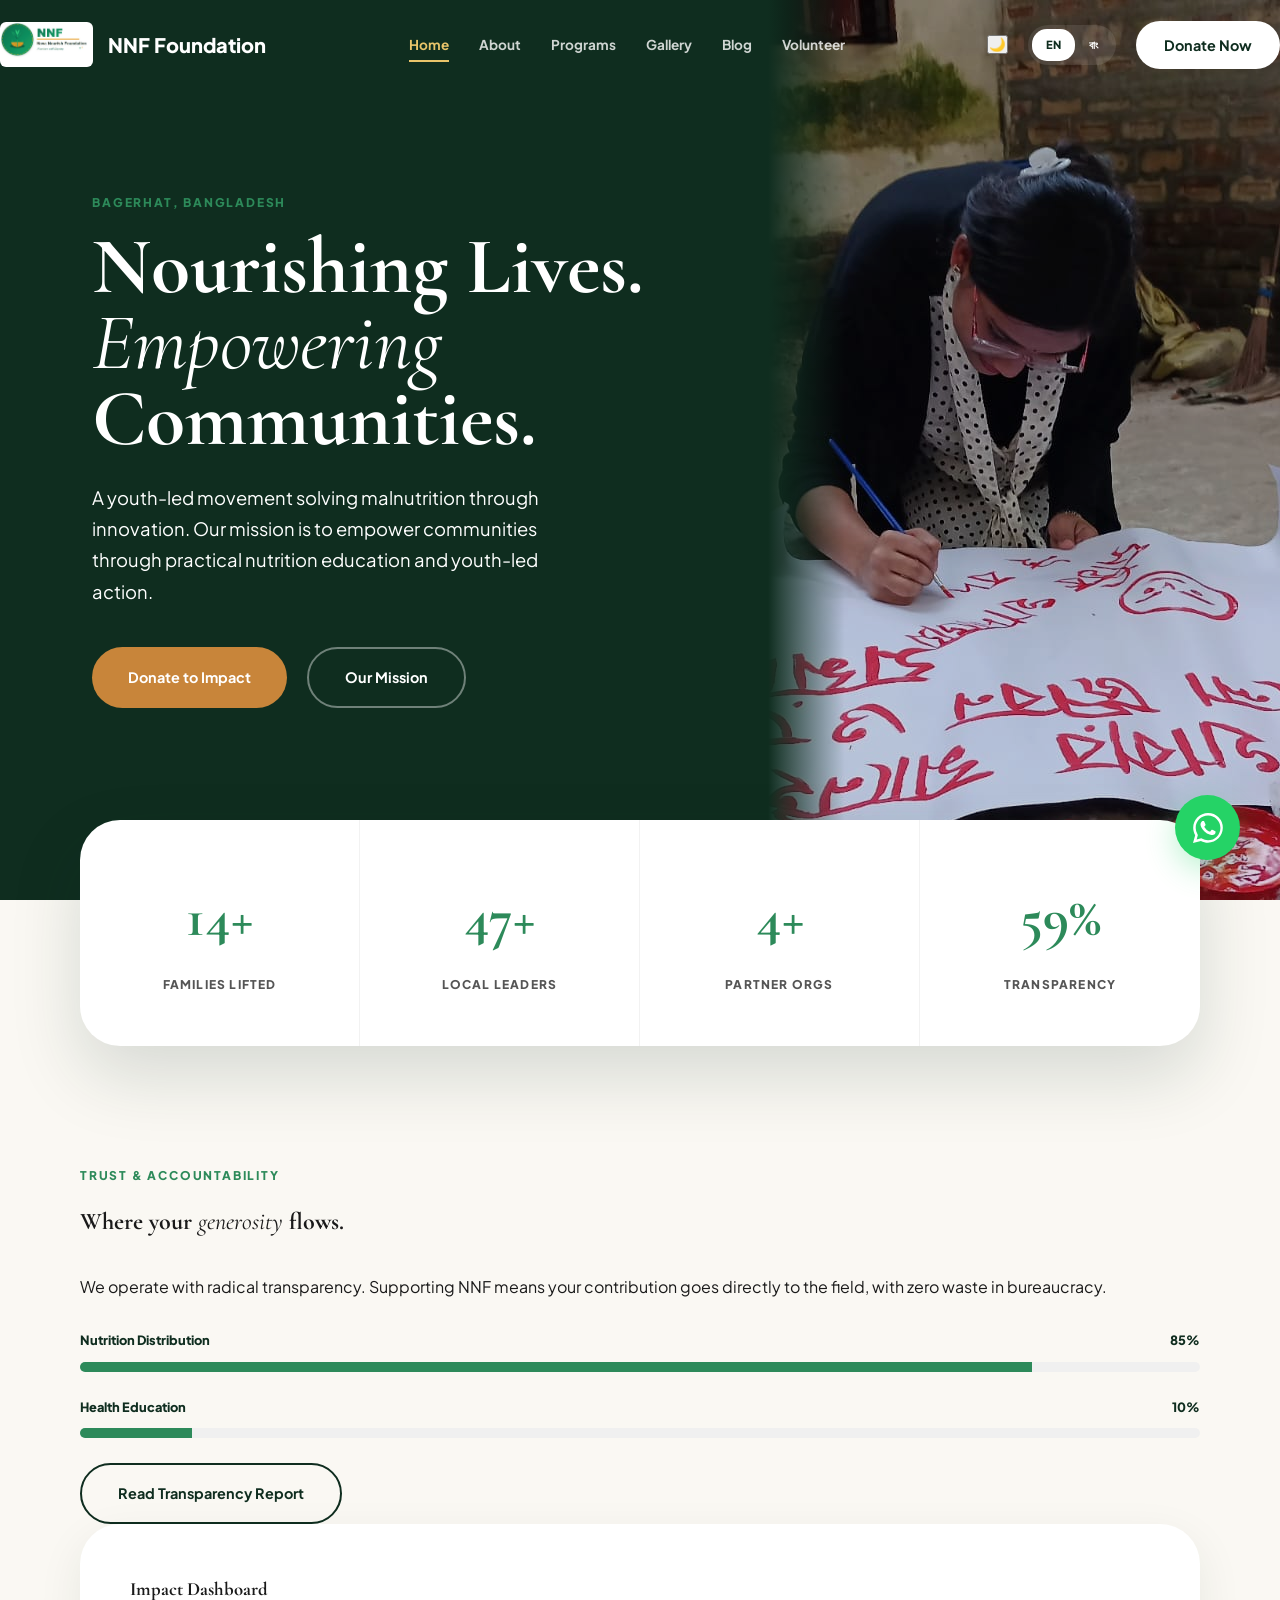
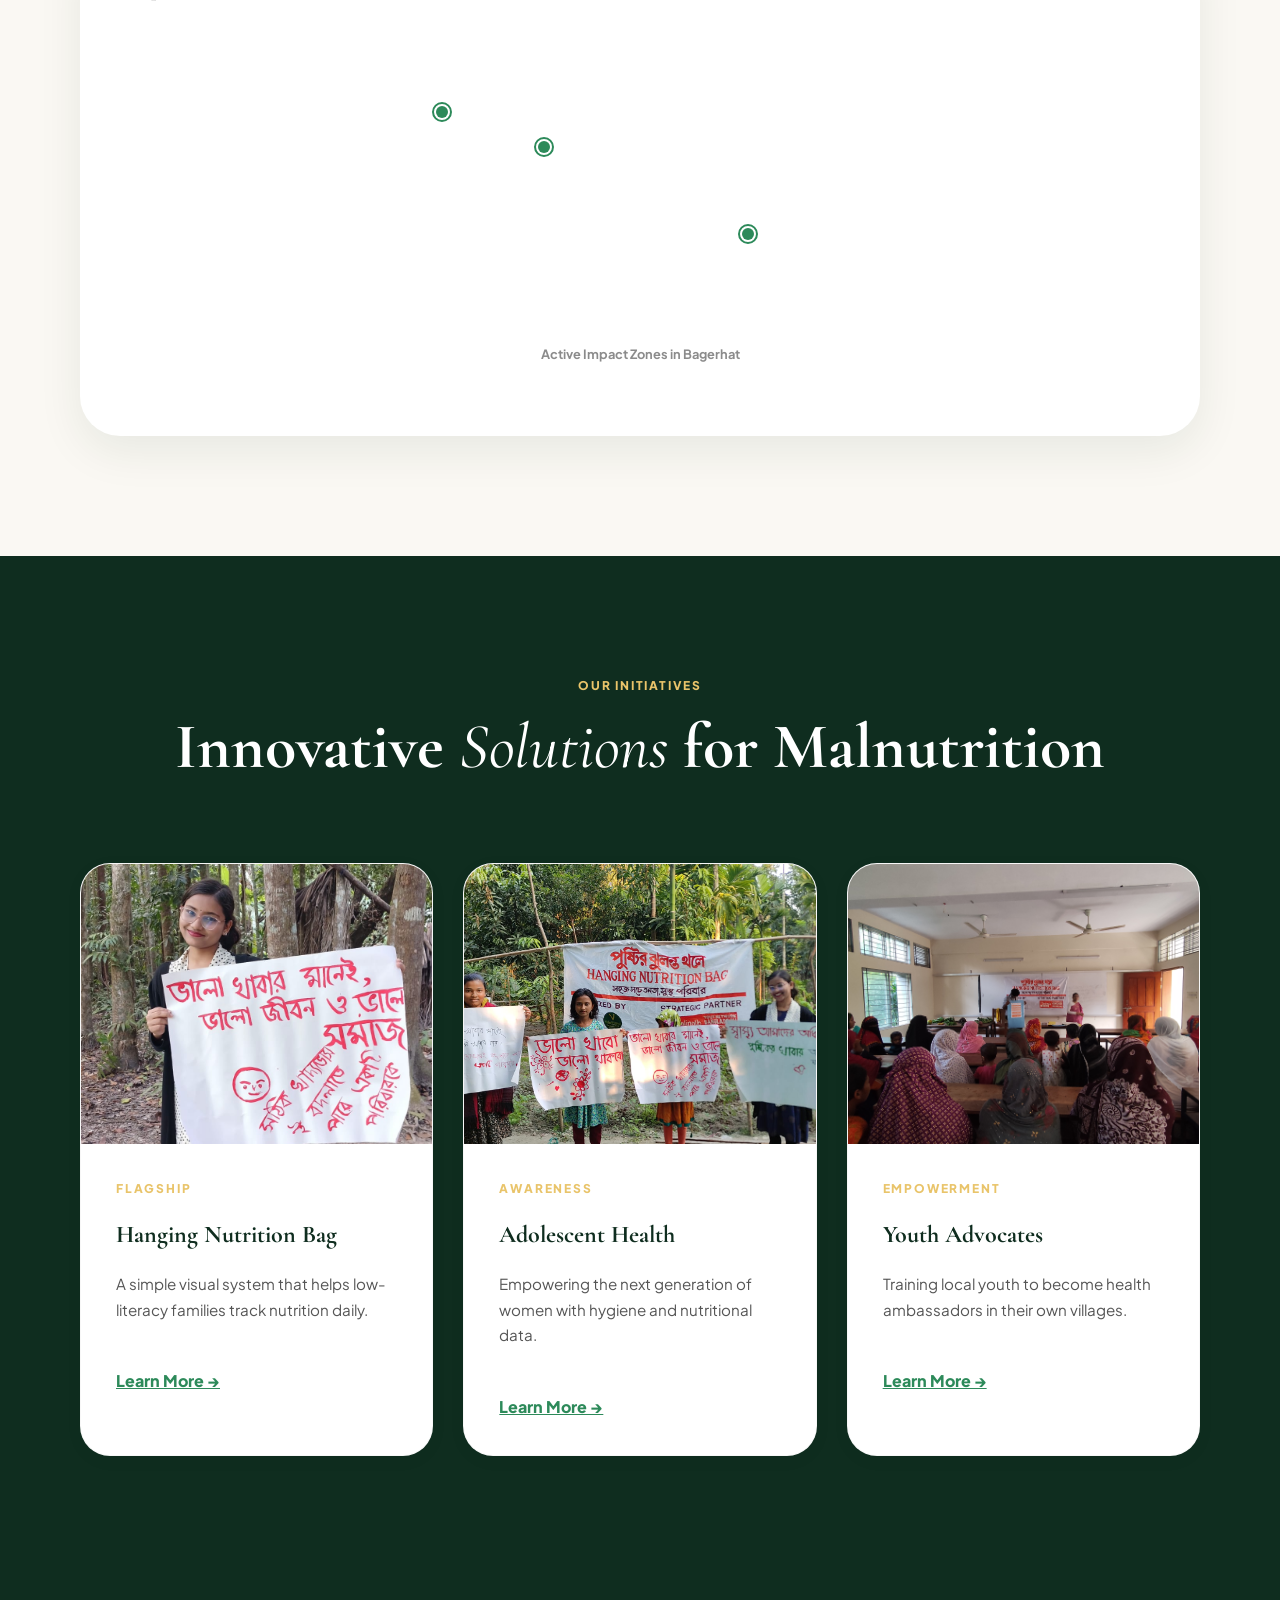
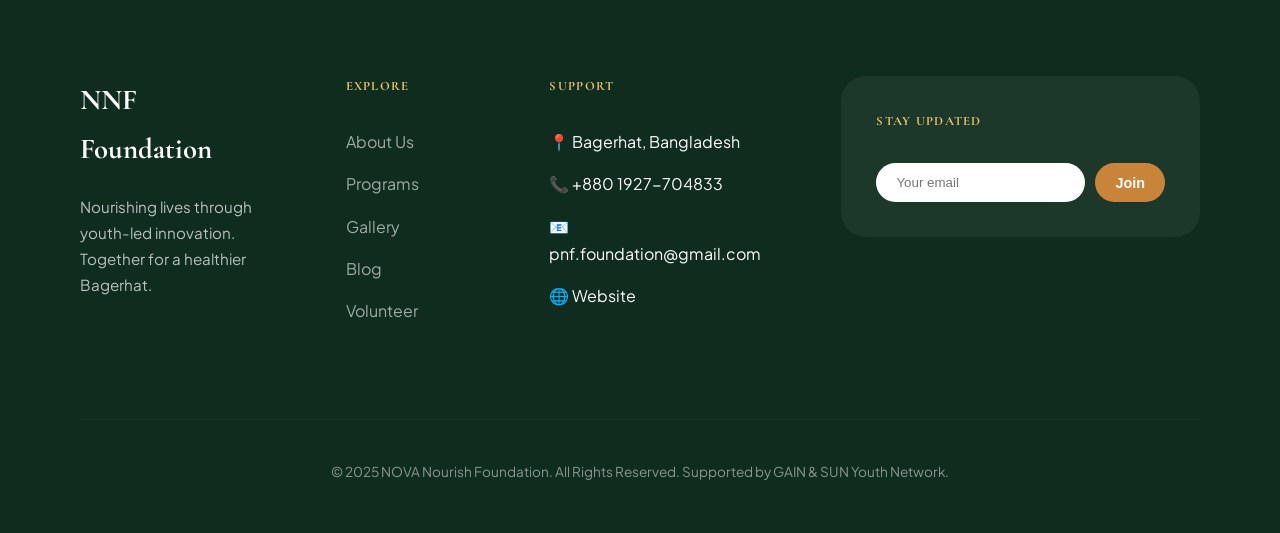
<file: index.html>
<!DOCTYPE html>
<html lang="en">

<head>
    <meta charset="UTF-8">
    <meta name="viewport" content="width=device-width, initial-scale=1.0">
    <title>NOVA Nourish Foundation | Nourishing Hope</title>
    <link rel="stylesheet" href="css/style.css">
    <link
        href="https://fonts.googleapis.com/css2?family=Cormorant+Garamond:ital,wght@0,600;0,700;1,500&family=Plus+Jakarta+Sans:wght@400;600;800&family=Hind+Siliguri:wght@400;700&display=swap"
        rel="stylesheet">
</head>

<body class="lang-en">

        <!-- Navbar -->
    <nav class="navbar">
        <div class="nav-container">
            <a href="index.html" class="logo">
                <img src="data/logo/logo%20of%20nnf.jpeg" alt="NNF Logo">
                <span class="logo-title">NNF Foundation</span>
            </a>
            <div class="nav-links">
                <a href="index.html" class="active"><span class="en-content">Home</span><span class="bn-content">হোম</span></a>
                <a href="about.html" class=""><span class="en-content">About</span><span class="bn-content">সম্পর্কে</span></a>
                <a href="programs.html" class=""><span class="en-content">Programs</span><span class="bn-content">কার্যক্রম</span></a>
                <a href="gallery.html" class=""><span class="en-content">Gallery</span><span class="bn-content">গ্যালারী</span></a>
                <a href="blog.html" class=""><span class="en-content">Blog</span><span class="bn-content">ব্লগ</span></a>
                <a href="volunteer.html" class=""><span class="en-content">Volunteer</span><span class="bn-content">স্বেচ্ছাসেবক</span></a>
            </div>
            <div class="nav-cta" style="display: flex; align-items: center; gap: 20px;">
                                <button class="theme-toggle" onclick="toggleTheme()" aria-label="Toggle Theme">🌙</button>
                <div class="lang-switcher">
                    <span class="lang-btn active" onclick="switchLang('en')">EN</span>
                    <span class="lang-btn" onclick="switchLang('bn')">বাং</span>
                </div>
                <a href="donate.html" class="btn btn-primary " style="padding: 12px 28px;"><span class="en-content">Donate Now</span><span class="bn-content">দান করুন</span></a>
            </div>
            <button class="mobile-menu-btn" aria-label="Toggle menu">
                <span></span>
                <span></span>
                <span></span>
            </button>
        </div>
    </nav>

    <!-- Hero Editorial -->
    <section class="hero">
        <div class="hero-content">
            <span class="eyebrow reveal">Bagerhat, Bangladesh</span>
            <h1 class="reveal en-content">Nourishing Lives.<br><span class="serif-italic">Empowering</span> Communities.
            </h1>
            <h1 class="reveal bn-content">জীবন পুষ্টিকর করি।<br><span class="serif-italic">সমাজকে</span> শক্তিশালী করি।
            </h1>
            <p class="reveal en-content">A youth-led movement solving malnutrition through innovation. Our mission is to empower communities through practical nutrition education and youth-led action.</p>
            <p class="reveal bn-content">বাগেরহাটের তরুণ প্রজন্মের এক উদ্যোগ। উদ্ভাবন এবং নেতৃত্বের মাধ্যমে আমরা
                নিরলসভাবে কাজ করছি পুষ্টিহীনতা দূর করতে।</p>
            <div class="hero-actions reveal" style="display: flex; gap: 20px;">
                <a href="donate.html" class="btn btn-gold"><span class="en-content">Donate to Impact</span><span class="bn-content">দান করুন</span></a>
                <a href="about.html" class="btn btn-outline"
                    style="border-color: rgba(255,255,255,0.4); color: white;"><span class="en-content">Our Mission</span><span class="bn-content">আমাদের লক্ষ্য</span></a>
            </div>
        </div>
        <div class="hero-image">
            <img src="img/Campaign....jpg" alt="NNF Campaign">
        </div>
    </section>

    <!-- Impact Stats Floating -->
    <div class="container reveal">
        <div class="impact-grid">
            <div class="impact-card">
                <span class="impact-num" data-target="25">0</span>
                <p class="en-content">Families Lifted</p>
                <p class="bn-content">সহায়াপ্রাপ্ত পরিবার</p>
            </div>
            <div class="impact-card">
                <span class="impact-num" data-target="80">0</span>
                <p class="en-content">Local Leaders</p>
                <p class="bn-content">সক্রিয় স্বেচ্ছাসেবক</p>
            </div>
            <div class="impact-card">
                <span class="impact-num" data-target="8">0</span>
                <p class="en-content">Partner Orgs</p>
                <p class="bn-content">সহযোগী সংস্থা</p>
            </div>
            <div class="impact-card">
                <span class="impact-num" data-target="100">0</span>
                <p class="en-content">Transparency</p>
                <p class="bn-content">পুরোপুরি স্বচ্ছতা</p>
            </div>
        </div>
    </div>

    <!-- Editorial Feature: Transparency -->
    <section class="section">
        <div class="container editorial-grid">
            <div class="reveal">
                <span class="eyebrow"><span class="en-content">Trust & Accountability</span><span class="bn-content">আস্থা ও জবাবদিহিতা</span></span>
                <h2 class="en-content">Where your <span class="serif-italic">generosity</span> flows.</h2>
                <h2 class="bn-content">আপনার সাহায্যের <span class="serif-italic">সঠিক</span> ব্যবহার।</h2>
                <p style="margin: 30px 0;">We operate with radical transparency. Supporting NNF means your contribution
                    goes directly to the field, with zero waste in bureaucracy.</p>
                <div class="stat-bar-group">
                    <div class="stat-labels"><span><span class="en-content">Nutrition Distribution</span><span class="bn-content">পুষ্টি বিতরণ</span></span><span>85%</span></div>
                    <div class="stat-track">
                        <div class="stat-fill" style="width: 85%;"></div>
                    </div>
                </div>
                <div class="stat-bar-group">
                    <div class="stat-labels"><span><span class="en-content">Health Education</span><span class="bn-content">স্বাস্থ্য শিক্ষা</span></span><span>10%</span></div>
                    <div class="stat-track">
                        <div class="stat-fill" style="width: 10%;"></div>
                    </div>
                </div>
                <a href="about.html" class="btn btn-outline"><span class="en-content">Read Transparency Report</span><span class="bn-content">স্বচ্ছতা রিপোর্ট পড়ুন</span></a>
            </div>
            <div class="reveal">
                <div class="chart-box">
                    <h3 style="margin-bottom: 30px;"><span class="en-content">Impact Dashboard</span><span class="bn-content">ড্যাশবোর্ড</span></h3>
                    <div class="map-placeholder" style="height: 350px;">
                        <div class="map-dot" style="top: 30%; left: 40%;"></div>
                        <div class="map-dot" style="top: 55%; left: 60%;"></div>
                        <div class="map-dot" style="top: 20%; left: 30%;"></div>
                        <p
                            style="position: absolute; bottom: 20px; width: 100%; text-align: center; font-size: 0.8rem; font-weight: 700; opacity: 0.5;">
                            Active Impact Zones in Bagerhat</p>
                    </div>
                </div>
            </div>
        </div>
    </section>

    <!-- Flagship Programs -->
    <section class="section section-dark">
        <div class="container">
            <div class="section-title reveal">
                <span class="eyebrow" style="color: var(--accent-light);"><span class="en-content">Our Initiatives</span><span class="bn-content">আমাদের উদ্যোগ</span></span>
                <h2><span class="en-content">Innovative <span class="serif-italic">Solutions</span> for Malnutrition</span><span class="bn-content">পুষ্টিহীনতার জন্য উদ্ভাবনী <span class="serif-italic">সমাধান</span></span></h2>
            </div>
            <div class="grid-3 reveal">
                <div class="card">
                    <div class="card-img-wrap"><img src="img/cam.jpg" alt="Hanging Bag"></div>
                    <div class="card-body">
                        <span class="eyebrow"><span class="en-content">Flagship</span><span class="bn-content">প্রধান উদ্যোগ</span></span>
                        <h3><span class="en-content">Hanging Nutrition Bag</span><span class="bn-content">ঝুলন্ত পুষ্টি ব্যাগ</span></h3>
                        <p><span class="en-content">A simple visual system that helps low-literacy families track nutrition daily.</span><span class="bn-content">একটি সহজ ভিজ্যুয়াল সিস্টেম যা পরিবারগুলোকে প্রাত্যহিক পুষ্টি ট্র্যাক করতে সাহায্য করে।</span></p>
                        <a href="programs.html"
                            style="margin-top: 25px; display: inline-block; font-weight: 800; color: var(--secondary);">Learn
                            More &rarr;</a>
                    </div>
                </div>
                <div class="card">
                    <div class="card-img-wrap"><img src="img/camp.jpg" alt="Girl Health"></div>
                    <div class="card-body">
                        <span class="eyebrow"><span class="en-content">Awareness</span><span class="bn-content">সচেতনতা</span></span>
                        <h3><span class="en-content">Adolescent Health</span><span class="bn-content">কিশোরী স্বাস্থ্য</span></h3>
                        <p><span class="en-content">Empowering the next generation of women with hygiene and nutritional data.</span><span class="bn-content">স্বাস্থ্যবিধি এবং পুষ্টির জ্ঞান দিয়ে পরবর্তী প্রজন্মের নারীদের ক্ষমতায়ন।</span></p>
                        <a href="programs.html"
                            style="margin-top: 25px; display: inline-block; font-weight: 800; color: var(--secondary);">Learn
                            More &rarr;</a>
                    </div>
                </div>
                <div class="card">
                    <div class="card-img-wrap"><img src="img/IMG_20251107_155551.jpg" alt="Advocacy"></div>
                    <div class="card-body">
                        <span class="eyebrow"><span class="en-content">Empowerment</span><span class="bn-content">ক্ষমতায়ন</span></span>
                        <h3><span class="en-content">Youth Advocates</span><span class="bn-content">তরুণ প্রতিনিধি</span></h3>
                        <p><span class="en-content">Training local youth to become health ambassadors in their own villages.</span><span class="bn-content">নিজস্ব গ্রামে স্বাস্থ্য প্রতিনিধি হওয়ার জন্য স্থানীয় তরুণদের প্রশিক্ষণ দেওয়া।</span></p>
                        <a href="programs.html"
                            style="margin-top: 25px; display: inline-block; font-weight: 800; color: var(--secondary);">Learn
                            More &rarr;</a>
                    </div>
                </div>
            </div>
        </div>
    </section>

        <!-- Footer -->
    <footer class="footer">
        <div class="container">
            <div class="footer-main">
                <div>
                    <span class="footer-logo">NNF Foundation</span>
                    <p style="opacity: 0.7; font-size: 0.95rem; margin-top: 15px;"><span class="en-content">Nourishing lives through youth-led innovation. Together for a healthier Bagerhat.</span><span class="bn-content">তরুণদের নেতৃত্বে উদ্ভাবনের মাধ্যমে জীবনকে পুষ্ট করা। সুস্থ বাগেরহাটের জন্য একসাথে।</span></p>
                </div>
                <div>
                    <h4><span class="en-content">Explore</span><span class="bn-content">অন্বেষণ করুন</span></h4>
                    <ul class="footer-links">
                        <li><a href="about.html"><span class="en-content">About Us</span><span class="bn-content">আমাদের সম্পর্কে</span></a></li>
                        <li><a href="programs.html"><span class="en-content">Programs</span><span class="bn-content">কার্যক্রম</span></a></li>
                        <li><a href="gallery.html"><span class="en-content">Gallery</span><span class="bn-content">গ্যালারী</span></a></li>
                        <li><a href="blog.html"><span class="en-content">Blog</span><span class="bn-content">ব্লগ</span></a></li>
                        <li><a href="volunteer.html"><span class="en-content">Volunteer</span><span class="bn-content">স্বেচ্ছাসেবক</span></a></li>
                    </ul>
                </div>
                <div>
                    <h4><span class="en-content">Support</span><span class="bn-content">যোগাযোগ</span></h4>
                    <ul class="footer-links">
                        <li>📍 Bagerhat, Bangladesh</li>
                        <li>📞 +880 1927-704833</li>
                        <li>📧 pnf.foundation@gmail.com</li>
                        <li>🌐 <a href="https://nnf-foundation.vercel.app" style="color: inherit; text-decoration: none;"><span class="en-content">Website</span><span class="bn-content">ওয়েবসাইট</span></a></li>
                    </ul>
                </div>
                <div>
                    <form class="footer-newsletter" onsubmit="event.preventDefault(); alert('Subscribed!')">
                        <h4><span class="en-content">Stay Updated</span><span class="bn-content">যুক্ত থাকুন</span></h4>
                        <div style="display: flex; gap: 10px; margin-top: 20px;">
                            <input type="email" placeholder="Your email" style="flex: 1; padding: 12px 20px; border-radius: 50px; border: none; outline: none;" required>
                            <button type="submit" class="btn btn-gold" style="padding: 10px 20px;"><span class="en-content">Join</span><span class="bn-content">যুক্ত হোন</span></button>
                        </div>
                    </form>
                </div>
            </div>
            <div style="border-top: 1px solid rgba(255,255,255,0.1); padding-top: 40px; text-align: center; font-size: 0.85rem; opacity: 0.5; margin-top: 40px;">
                &copy; 2025 NOVA Nourish Foundation. All Rights Reserved. Supported by GAIN & SUN Youth Network.
            </div>
        </div>
    </footer>

    <!-- Floating WhatsApp -->
    <a href="https://wa.me/8801927704833" class="wa-float" target="_blank">
        <svg viewBox="0 0 24 24" width="30" height="30" fill="currentColor">
            <path
                d="M17.472 14.382c-.297-.149-1.758-.867-2.03-.967-.273-.099-.471-.148-.67.15-.197.297-.767.966-.94 1.164-.173.199-.347.223-.644.075-.297-.15-1.255-.463-2.39-1.475-.883-.788-1.48-1.761-1.653-2.059-.173-.297-.018-.458.13-.606.134-.133.298-.347.446-.52.149-.174.198-.298.298-.497.099-.198.05-.371-.025-.52-.075-.149-.669-1.612-.916-2.207-.242-.579-.487-.5-.669-.51-.173-.008-.371-.01-.57-.01-.198 0-.52.074-.792.372-.272.297-1.04 1.016-1.04 2.479 0 1.462 1.065 2.875 1.213 3.074.149.198 2.096 3.2 5.077 4.487.709.306 1.262.489 1.694.625.712.227 1.36.195 1.871.118.571-.085 1.758-.719 2.006-1.413.248-.694.248-1.289.173-1.413-.074-.124-.272-.198-.57-.347m-5.421 7.403h-.004a9.87 9.87 0 01-5.031-1.378l-.361-.214-3.741.982.998-3.648-.235-.374a9.86 9.86 0 01-1.51-5.26c.001-5.45 4.436-9.884 9.888-9.884 2.64 0 5.122 1.03 6.988 2.898a9.825 9.825 0 012.893 6.994c-.003 5.45-4.437 9.884-9.885 9.884m8.413-18.297A11.815 11.815 0 0012.05 0C5.495 0 .16 5.335.157 11.892c0 2.096.547 4.142 1.588 5.945L0 24l6.335-1.662c1.72.94 3.659 1.437 5.63 1.437h.005c6.554 0 11.89-5.335 11.893-11.893a11.821 11.821 0 00-3.48-8.413Z" />
        </svg>
    </a>

    <script src="js/main.js"></script>
</body>

</html>
</file>
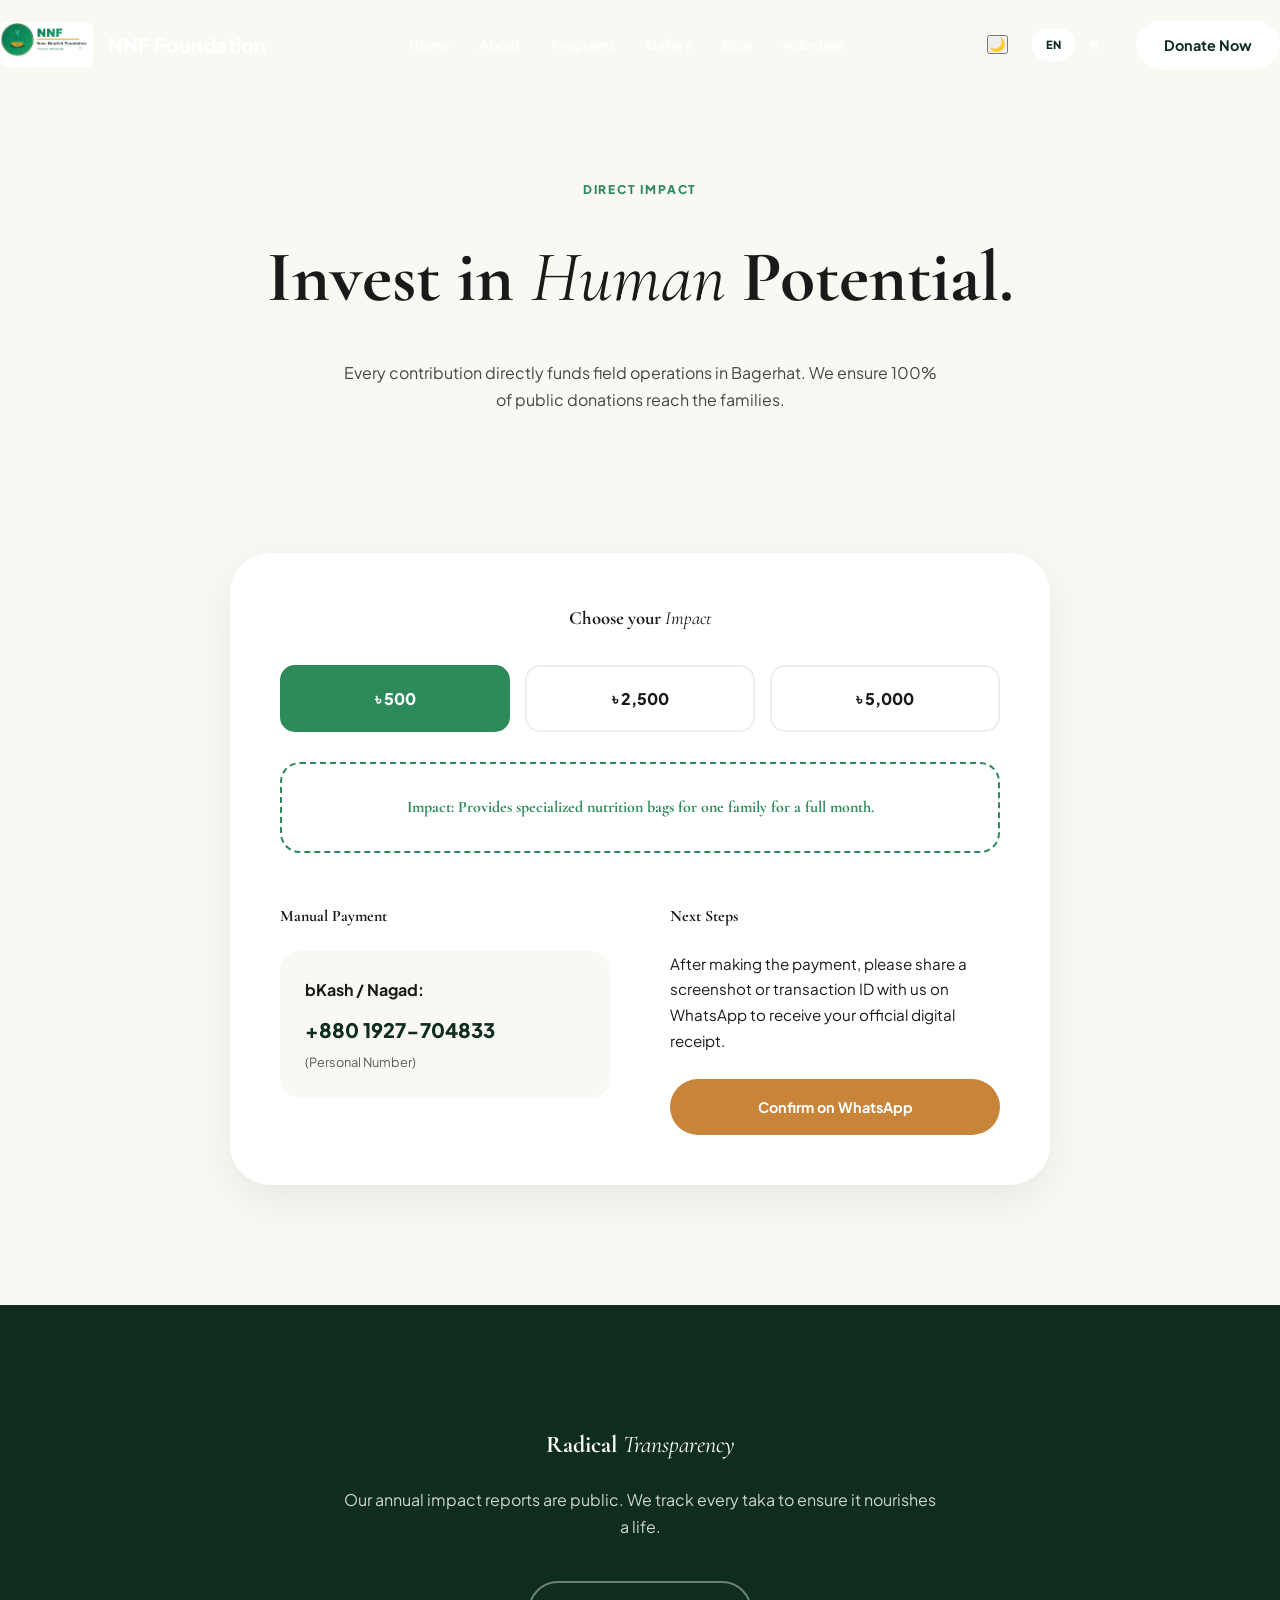
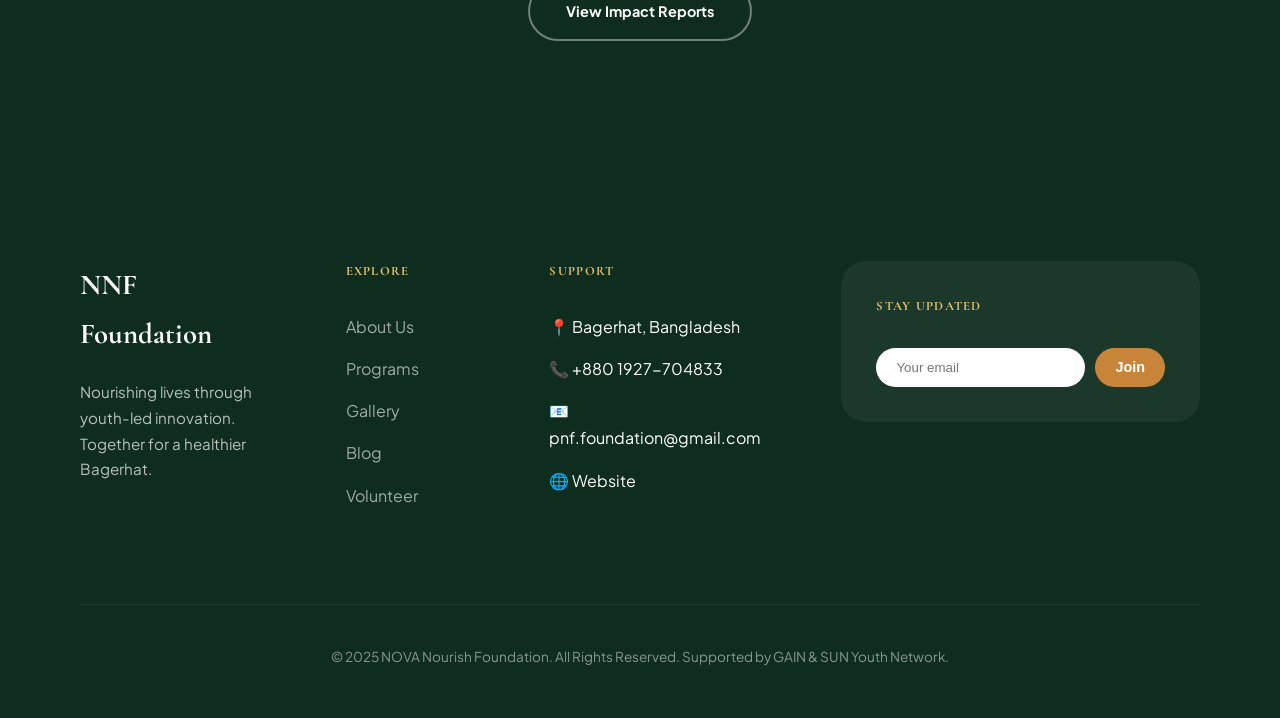
<file: donate.html>
<!DOCTYPE html>
<html lang="en">

<head>
    <meta charset="UTF-8">
    <meta name="viewport" content="width=device-width, initial-scale=1.0">
    <title>Support Us | NOVA Nourish Foundation</title>
    <link rel="stylesheet" href="css/style.css">
    <link
        href="https://fonts.googleapis.com/css2?family=Cormorant+Garamond:ital,wght@0,600;0,700;1,500&family=Plus+Jakarta+Sans:wght@400;600;800&family=Hind+Siliguri:wght@400;700&display=swap"
        rel="stylesheet">
</head>

<body class="lang-en">

        <!-- Navbar -->
    <nav class="navbar scrolled">
        <div class="nav-container">
            <a href="index.html" class="logo">
                <img src="data/logo/logo%20of%20nnf.jpeg" alt="NNF Logo">
                <span class="logo-title">NNF Foundation</span>
            </a>
            <div class="nav-links">
                <a href="index.html" class=""><span class="en-content">Home</span><span class="bn-content">হোম</span></a>
                <a href="about.html" class=""><span class="en-content">About</span><span class="bn-content">সম্পর্কে</span></a>
                <a href="programs.html" class=""><span class="en-content">Programs</span><span class="bn-content">কার্যক্রম</span></a>
                <a href="gallery.html" class=""><span class="en-content">Gallery</span><span class="bn-content">গ্যালারী</span></a>
                <a href="blog.html" class=""><span class="en-content">Blog</span><span class="bn-content">ব্লগ</span></a>
                <a href="volunteer.html" class=""><span class="en-content">Volunteer</span><span class="bn-content">স্বেচ্ছাসেবক</span></a>
            </div>
            <div class="nav-cta" style="display: flex; align-items: center; gap: 20px;">
                                <button class="theme-toggle" onclick="toggleTheme()" aria-label="Toggle Theme">🌙</button>
                <div class="lang-switcher">
                    <span class="lang-btn active" onclick="switchLang('en')">EN</span>
                    <span class="lang-btn" onclick="switchLang('bn')">বাং</span>
                </div>
                <a href="donate.html" class="btn btn-primary active" style="padding: 12px 28px;"><span class="en-content">Donate Now</span><span class="bn-content">দান করুন</span></a>
            </div>
            <button class="mobile-menu-btn" aria-label="Toggle menu">
                <span></span>
                <span></span>
                <span></span>
            </button>
        </div>
    </nav>

    <!-- Header -->
    <section class="section" style="padding-top: 180px; text-align: center; background: var(--bg-cream);">
        <div class="container reveal">
            <span class="eyebrow"><span class="en-content">Direct Impact</span><span class="bn-content">সরাসরি ইমপ্যাক্ট</span></span>
            <h1 style="font-size: clamp(3rem, 6vw, 4.5rem);">Invest in <span class="serif-italic">Human</span>
                Potential.</h1>
            <p style="margin: 20px auto; opacity: 0.8; max-width: 600px;">
                <span class="en-content">Every contribution directly funds field operations in Bagerhat. We ensure 100% of public donations reach the families.</span>
                <span class="bn-content">আপনার সব অনুদান সরাসরি বাগেরহাটের মানুষের কাছে পৌঁছায়। আমরা নিশ্চিত করি যে সাধারণ মানুষের দানের ১০০% অভাবী পরিবারের কাছে পৌঁছায়।</span>
            </p>
        </div>
    </section>

    <!-- Donation Section -->
    <section class="section" style="padding-top: 0;">
        <div class="container reveal" style="max-width: 900px;">
            <div class="chart-box">
                <h3 style="margin-bottom: 30px; text-align: center;">
                    <span class="en-content">Choose your <span class="serif-italic">Impact</span></span>
                    <span class="bn-content">আপনার অনুদান <span class="serif-italic">পছন্দ করুন</span></span>
                </h3>

                <div class="amount-grid">
                    <div class="amount-btn active"
                        onclick="selAmt('Provides specialized nutrition bags for one family for a full month.', 'পুরো এক মাসের জন্য একটি পরিবারকে বিশেষ পুষ্টি ব্যাগ প্রদান করে।', this)">
                        ৳ 500</div>
                    <div class="amount-btn"
                        onclick="selAmt('Funds one complete Adolescent Health awareness camp in a village.', 'একটি গ্রামে সম্পূর্ণ কিশোরী স্বাস্থ্য সচেতনতা ক্যাম্পের তহবিলের যোগান দেয়।', this)">
                        ৳ 2,500</div>
                    <div class="amount-btn"
                        onclick="selAmt('Supports five families with continuous nutrition monitoring and advocacy.', 'ক্রমাগত পুষ্টি পর্যবেক্ষণ এবং এডভোকেসির সাহায্যে পাঁচটি পরিবারকে সহায়তা করে।', this)">
                        ৳ 5,000</div>
                </div>

                <div class="impact-display-box" id="impactBox">
                    <h4 style="color: var(--secondary);">
                        <span class="en-content">Impact: Provides specialized nutrition bags for one family for a full month.</span>
                        <span class="bn-content">ইমপ্যাক্ট: পুরো এক মাসের জন্য একটি পরিবারকে বিশেষ পুষ্টি ব্যাগ প্রদান করে।</span>
                    </h4>
                </div>

                <div class="grid-2" style="margin-top: 50px; align-items: start;">
                    <div>
                        <h4 style="margin-bottom: 20px;"><span class="en-content">Manual Payment</span><span class="bn-content">ম্যানুয়াল পেমেন্ট</span></h4>
                        <div style="background: var(--bg-cream); padding: 25px; border-radius: 20px;">
                            <p style="margin-bottom: 10px;"><strong>bKash / Nagad:</strong></p>
                            <p style="font-size: 1.25rem; font-weight: 800; color: var(--primary);">+880 1927-704833</p>
                            <p style="font-size: 0.8rem; margin-top: 5px; opacity: 0.7;"><span class="en-content">(Personal Number)</span><span class="bn-content">(পার্সোনাল নাম্বার)</span></p>
                        </div>
                    </div>
                    <div>
                        <h4 style="margin-bottom: 20px;"><span class="en-content">Next Steps</span><span class="bn-content">পরবর্তী ধাপ</span></h4>
                        <p style="margin-bottom: 25px; font-size: 0.95rem;">
                            <span class="en-content">After making the payment, please share a screenshot or transaction ID with us on WhatsApp to receive your official digital receipt.</span>
                            <span class="bn-content">পেমেন্ট করার পর, আপনার ডিজিটাল রশিদটি পেতে অনুগ্রহ করে হোয়াটসঅ্যাপে একটি স্ক্রিনশট বা ট্রানজেকশন আইডি আমাদের সাথে শেয়ার করুন।</span>
                        </p>
                        <a href="https://wa.me/8801927704833?text=Hi, I have just made a donation to NNF."
                            class="btn btn-gold" style="width: 100%;"><span class="en-content">Confirm on WhatsApp</span><span class="bn-content">হোয়াটসঅ্যাপে নিশ্চিত করুন</span></a>
                    </div>
                </div>
            </div>
        </div>
    </section>

    <!-- Transparency Reminder -->
    <section class="section section-dark" style="text-align: center;">
        <div class="container reveal">
            <h2 style="color: white; margin-bottom: 20px;"><span class="en-content">Radical <span class="serif-italic">Transparency</span></span><span class="bn-content">সম্পূর্ণ <span class="serif-italic">স্বচ্ছতা</span></span></h2>
            <p style="opacity: 0.8; max-width: 600px; margin: 0 auto 40px;">
                <span class="en-content">Our annual impact reports are public. We track every taka to ensure it nourishes a life.</span>
                <span class="bn-content">আমাদের বার্ষিক কাজের রিপোর্ট সবার জন্য উন্মুক্ত। প্রতিটি টাকার সঠিক ব্যবহার আমরা ট্র্যাক করি।</span>
            </p>
            <a href="about.html" class="btn btn-outline" style="border-color: rgba(255,255,255,0.4); color: white;">
                <span class="en-content">View Impact Reports</span><span class="bn-content">কাজের রিপোর্ট দেখুন</span>
            </a>
        </div>
    </section>

        <!-- Footer -->
    <footer class="footer">
        <div class="container">
            <div class="footer-main">
                <div>
                    <span class="footer-logo">NNF Foundation</span>
                    <p style="opacity: 0.7; font-size: 0.95rem; margin-top: 15px;"><span class="en-content">Nourishing lives through youth-led innovation. Together for a healthier Bagerhat.</span><span class="bn-content">তরুণদের নেতৃত্বে উদ্ভাবনের মাধ্যমে জীবনকে পুষ্ট করা। সুস্থ বাগেরহাটের জন্য একসাথে।</span></p>
                </div>
                <div>
                    <h4><span class="en-content">Explore</span><span class="bn-content">অন্বেষণ করুন</span></h4>
                    <ul class="footer-links">
                        <li><a href="about.html"><span class="en-content">About Us</span><span class="bn-content">আমাদের সম্পর্কে</span></a></li>
                        <li><a href="programs.html"><span class="en-content">Programs</span><span class="bn-content">কার্যক্রম</span></a></li>
                        <li><a href="gallery.html"><span class="en-content">Gallery</span><span class="bn-content">গ্যালারী</span></a></li>
                        <li><a href="blog.html"><span class="en-content">Blog</span><span class="bn-content">ব্লগ</span></a></li>
                        <li><a href="volunteer.html"><span class="en-content">Volunteer</span><span class="bn-content">স্বেচ্ছাসেবক</span></a></li>
                    </ul>
                </div>
                <div>
                    <h4><span class="en-content">Support</span><span class="bn-content">যোগাযোগ</span></h4>
                    <ul class="footer-links">
                        <li>📍 Bagerhat, Bangladesh</li>
                        <li>📞 +880 1927-704833</li>
                        <li>📧 pnf.foundation@gmail.com</li>
                        <li>🌐 <a href="https://nnf-foundation.vercel.app" style="color: inherit; text-decoration: none;"><span class="en-content">Website</span><span class="bn-content">ওয়েবসাইট</span></a></li>
                    </ul>
                </div>
                <div>
                    <form class="footer-newsletter" onsubmit="event.preventDefault(); alert('Subscribed!')">
                        <h4><span class="en-content">Stay Updated</span><span class="bn-content">যুক্ত থাকুন</span></h4>
                        <div style="display: flex; gap: 10px; margin-top: 20px;">
                            <input type="email" placeholder="Your email" style="flex: 1; padding: 12px 20px; border-radius: 50px; border: none; outline: none;" required>
                            <button type="submit" class="btn btn-gold" style="padding: 10px 20px;"><span class="en-content">Join</span><span class="bn-content">যুক্ত হোন</span></button>
                        </div>
                    </form>
                </div>
            </div>
            <div style="border-top: 1px solid rgba(255,255,255,0.1); padding-top: 40px; text-align: center; font-size: 0.85rem; opacity: 0.5; margin-top: 40px;">
                &copy; 2025 NOVA Nourish Foundation. All Rights Reserved. Supported by GAIN & SUN Youth Network.
            </div>
        </div>
    </footer>

    <script src="js/main.js"></script>
    <script>
        function selAmt(enText, bnText, btn) {
            document.querySelectorAll('.amount-btn').forEach(b => b.classList.remove('active'));
            btn.classList.add('active');
            document.getElementById('impactBox').innerHTML = `
                <h4 style="color: var(--secondary);">
                    <span class="en-content">Impact: ${enText}</span>
                    <span class="bn-content">ইমপ্যাক্ট: ${bnText}</span>
                </h4>
            `;
        }
    </script>
</body>

</html>
</file>
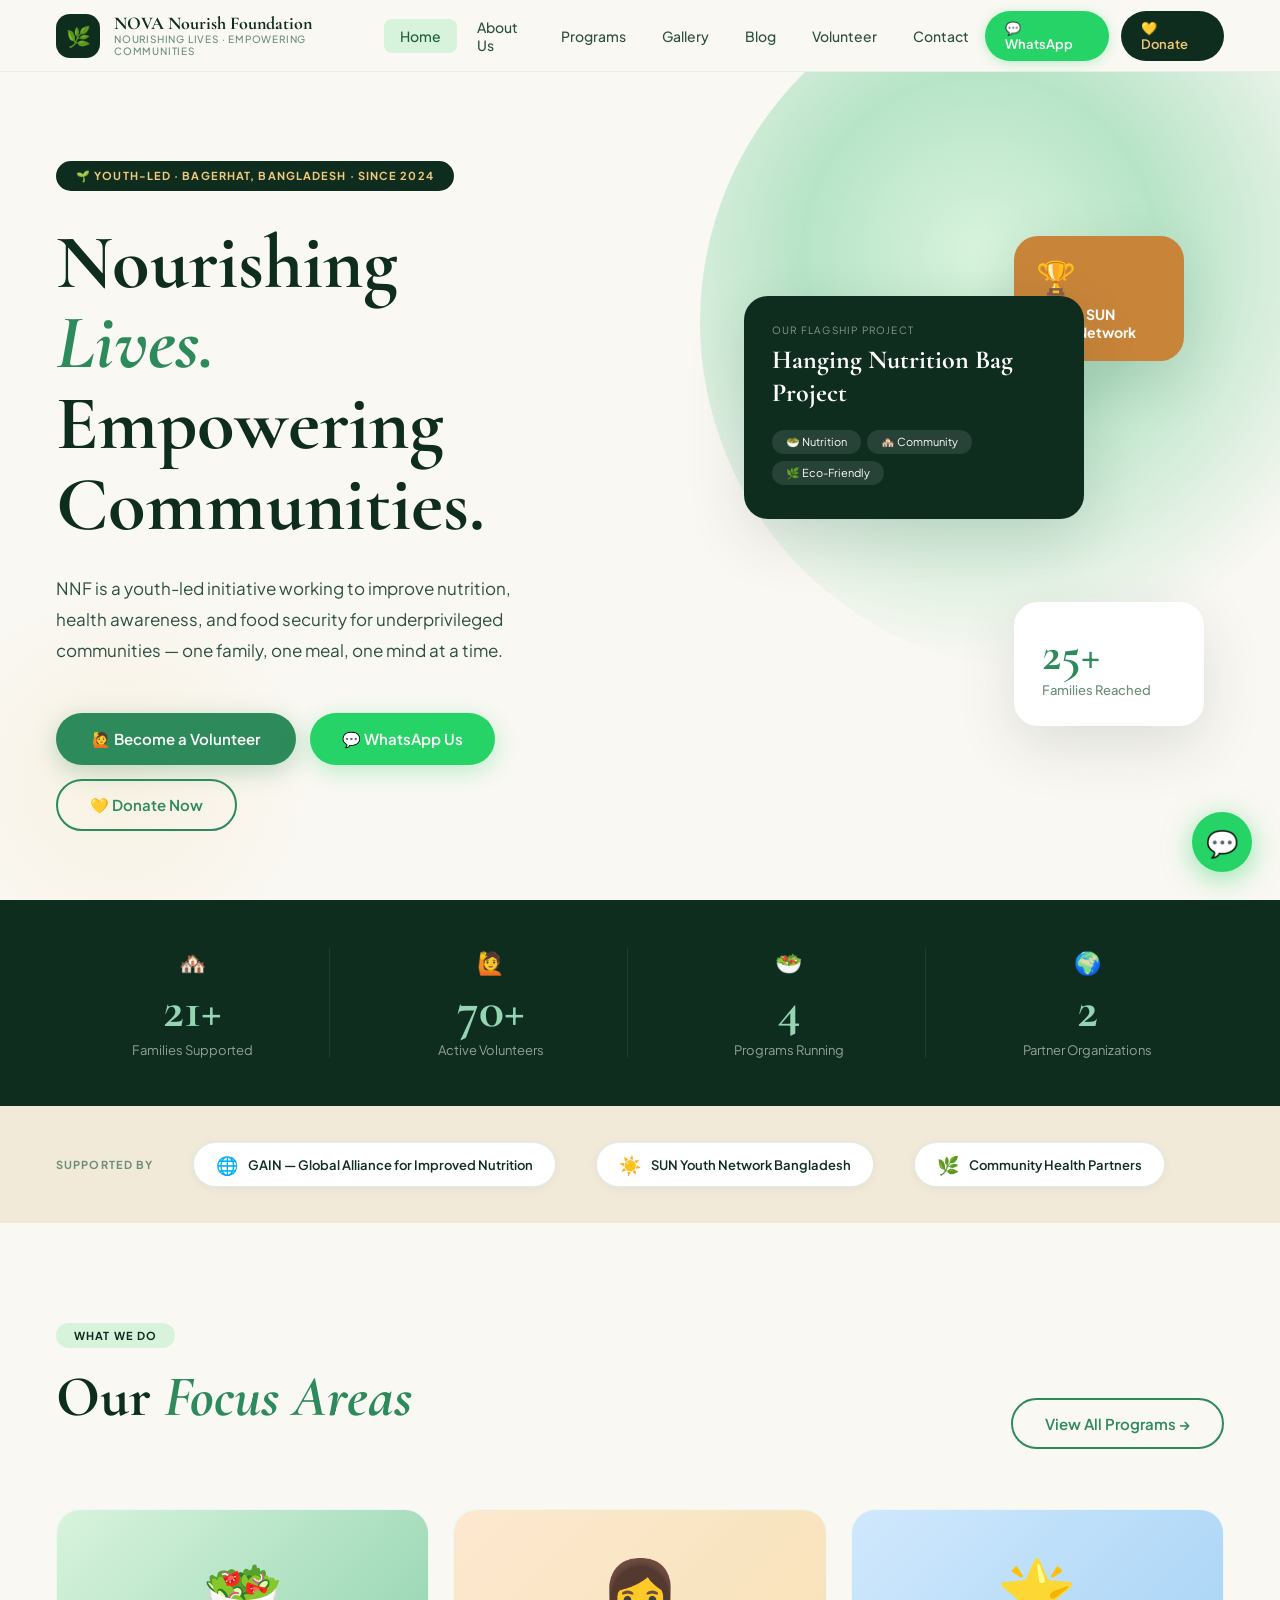
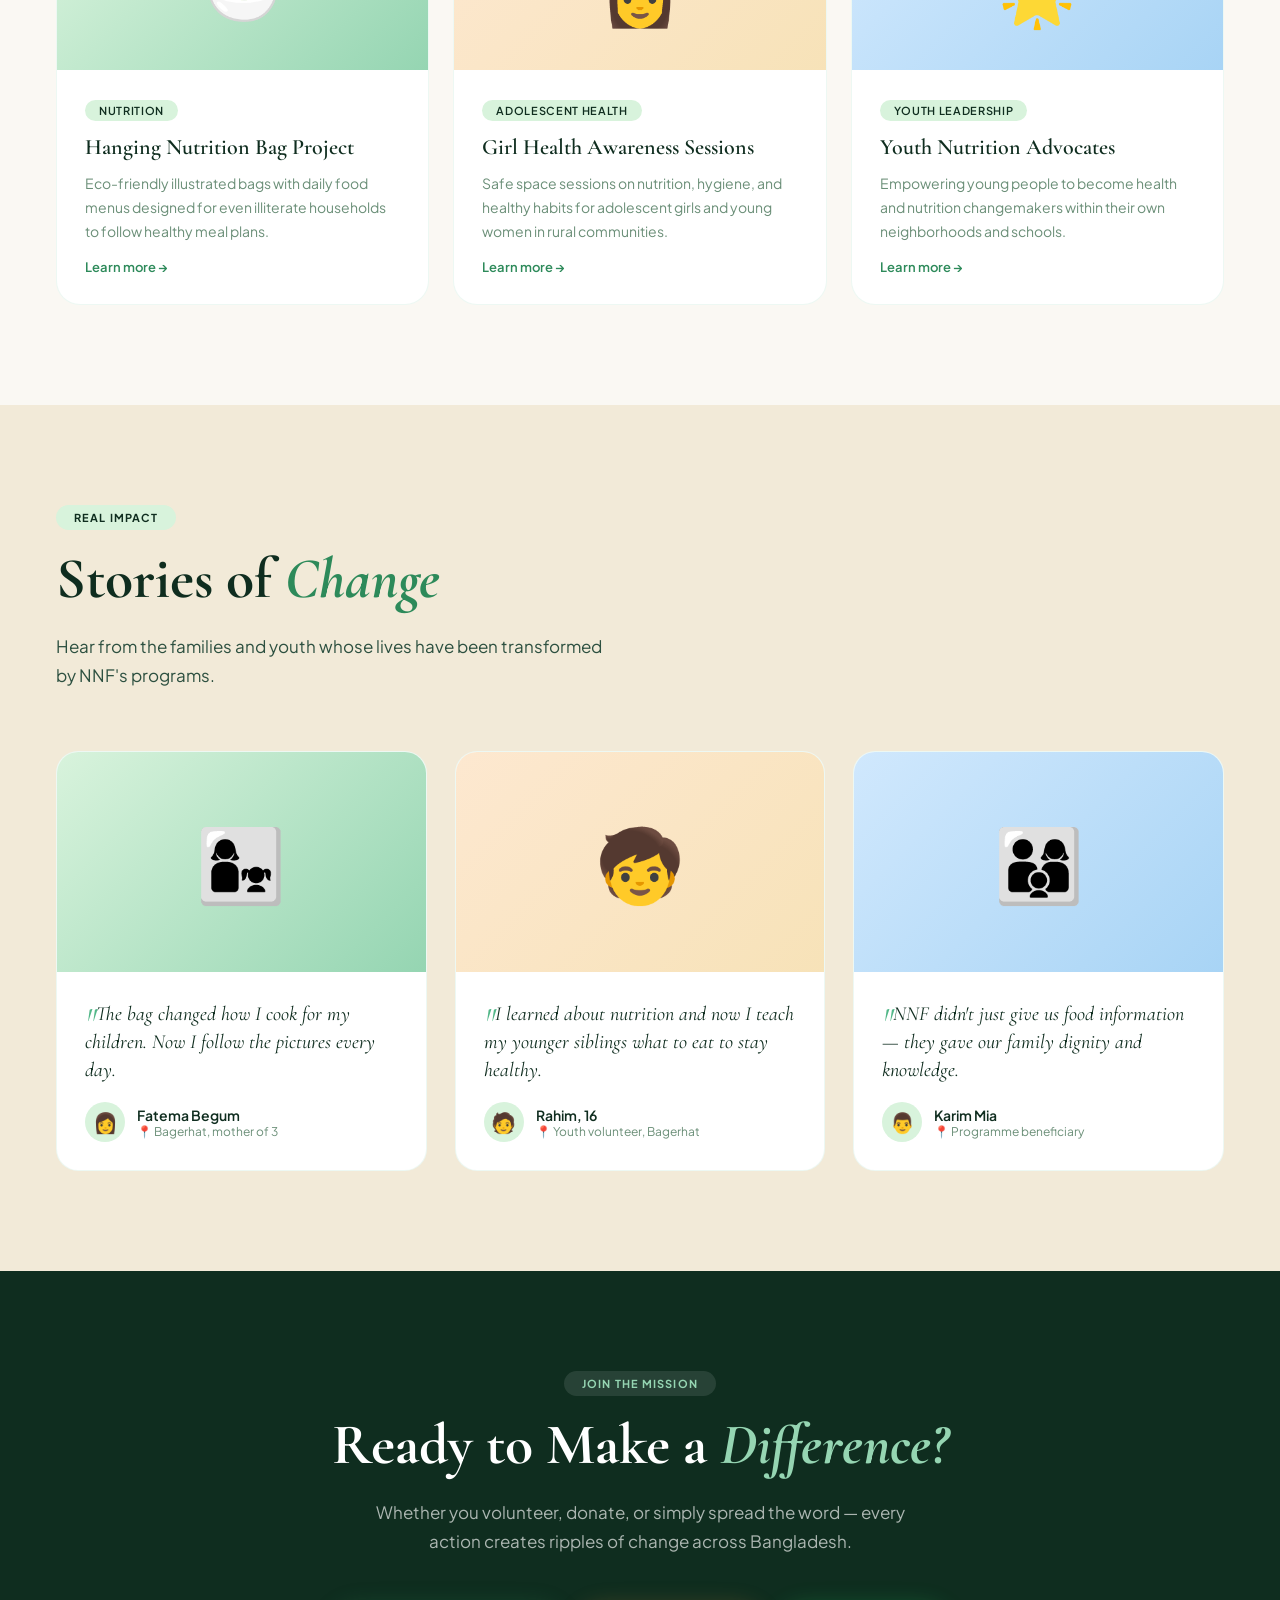
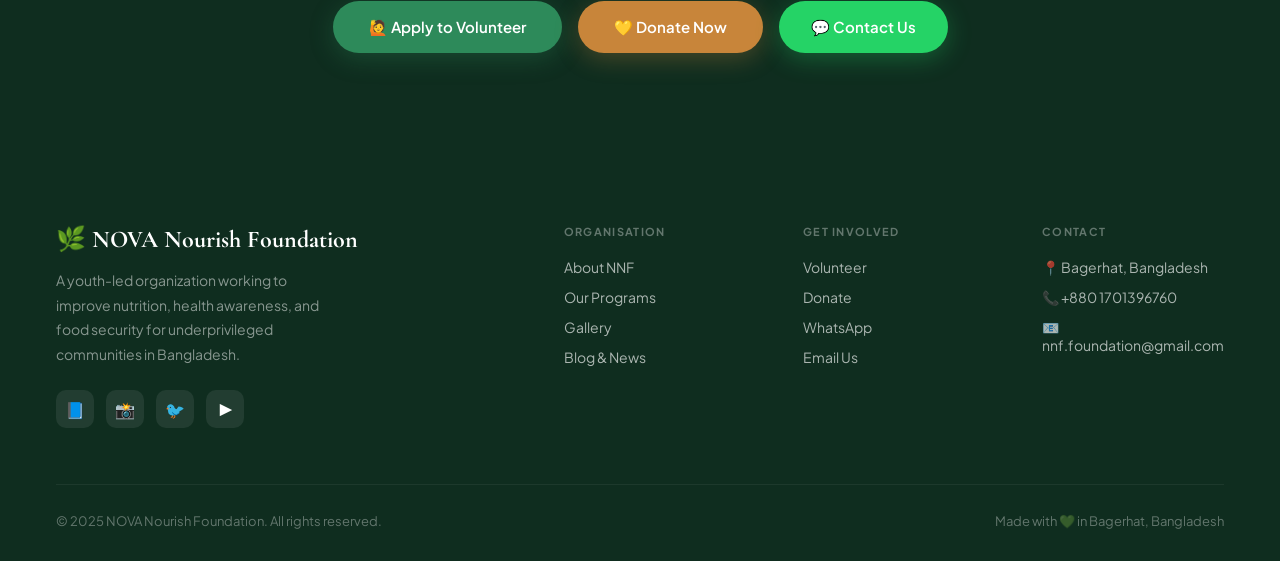
<file: data/website/nnf-website-v2.html>
<!DOCTYPE html>
<html lang="en">
<head>
<meta charset="UTF-8"/>
<meta name="viewport" content="width=device-width, initial-scale=1.0"/>
<title>NOVA Nourish Foundation — Nourishing Lives. Empowering Communities.</title>
<link href="https://fonts.googleapis.com/css2?family=Cormorant+Garamond:ital,wght@0,400;0,600;0,700;1,400;1,600&family=Plus+Jakarta+Sans:wght@300;400;500;600;700&display=swap" rel="stylesheet"/>
<style>
:root {
  --forest: #0f2d1f;
  --moss: #1e5c3a;
  --fern: #2d8a5a;
  --sage: #52b788;
  --mint: #95d5b2;
  --foam: #d8f3dc;
  --cream: #faf8f3;
  --parchment: #f2ead8;
  --gold: #c8853a;
  --gold-light: #f0c97a;
  --text: #0f2d1f;
  --text-mid: #2d5040;
  --text-soft: #6b8f78;
  --white: #ffffff;
  --shadow: 0 20px 60px rgba(15,45,31,.12);
  --shadow-lg: 0 40px 100px rgba(15,45,31,.18);
}

*, *::before, *::after { box-sizing: border-box; margin: 0; padding: 0; }
html { scroll-behavior: smooth; font-size: 16px; }
body { font-family: 'Plus Jakarta Sans', sans-serif; background: var(--cream); color: var(--text); overflow-x: hidden; }
img { max-width: 100%; display: block; }
a { text-decoration: none; }

/* ═══════════════════════════════════
   NAVIGATION
═══════════════════════════════════ */
.nav {
  position: fixed; top: 0; left: 0; right: 0; z-index: 1000;
  padding: 0 56px;
  background: rgba(250,248,243,0.95);
  backdrop-filter: blur(20px);
  border-bottom: 1px solid rgba(82,183,136,.12);
  transition: box-shadow .3s;
  height: 72px; display: flex; align-items: center; justify-content: space-between;
}
.nav.scrolled { box-shadow: 0 4px 40px rgba(15,45,31,.08); }

.nav-brand { display: flex; align-items: center; gap: 14px; }
.nav-icon {
  width: 44px; height: 44px; background: var(--forest);
  border-radius: 14px; display: flex; align-items: center; justify-content: center;
  font-size: 20px; flex-shrink: 0;
}
.nav-name { font-family: 'Cormorant Garamond', serif; font-size: 18px; font-weight: 700; color: var(--forest); line-height: 1.1; }
.nav-tagline { font-size: 10px; color: var(--text-soft); letter-spacing: .08em; text-transform: uppercase; font-weight: 500; }

.nav-menu { display: flex; align-items: center; gap: 4px; }
.nav-menu a {
  padding: 8px 16px; border-radius: 8px; font-size: 14px; font-weight: 500;
  color: var(--text-mid); transition: all .2s;
}
.nav-menu a:hover, .nav-menu a.active { background: var(--foam); color: var(--moss); }

.nav-actions { display: flex; align-items: center; gap: 12px; }
.btn-wa {
  display: flex; align-items: center; gap: 8px;
  background: #25d366; color: #fff;
  padding: 9px 20px; border-radius: 50px; font-size: 13px; font-weight: 600;
  transition: all .2s; box-shadow: 0 2px 12px rgba(37,211,102,.3);
}
.btn-wa:hover { background: #1db954; transform: translateY(-1px); box-shadow: 0 4px 20px rgba(37,211,102,.4); }
.btn-donate-nav {
  display: flex; align-items: center; gap: 6px;
  background: var(--forest); color: var(--gold-light);
  padding: 9px 20px; border-radius: 50px; font-size: 13px; font-weight: 600;
  transition: all .2s;
}
.btn-donate-nav:hover { background: var(--moss); transform: translateY(-1px); }

/* ═══════════════════════════════════
   PAGE SYSTEM
═══════════════════════════════════ */
.page { display: none; padding-top: 72px; min-height: 100vh; }
.page.active { display: block; }

/* ═══════════════════════════════════
   HERO — HOME
═══════════════════════════════════ */
.hero {
  min-height: calc(100vh - 72px);
  position: relative; overflow: hidden;
  display: grid; grid-template-columns: 1fr 480px;
  align-items: center; gap: 60px;
  padding: 80px 56px 60px;
  background: var(--cream);
}

.hero-orb {
  position: absolute; right: -120px; top: -100px;
  width: 700px; height: 700px;
  background: radial-gradient(circle at 40% 40%, #d8f3dc 0%, #b7e4c7 30%, transparent 70%);
  border-radius: 50%; pointer-events: none;
  animation: orbFloat 10s ease-in-out infinite;
}
.hero-orb2 {
  position: absolute; left: -80px; bottom: -80px;
  width: 400px; height: 400px;
  background: radial-gradient(circle, #f0c97a22 0%, transparent 70%);
  border-radius: 50%; pointer-events: none;
}
@keyframes orbFloat {
  0%,100%{transform:translate(0,0) scale(1)} 50%{transform:translate(-20px,-30px) scale(1.05)}
}

.hero-left { position: relative; z-index: 2; }

.hero-eyebrow {
  display: inline-flex; align-items: center; gap: 10px;
  background: var(--forest); color: var(--gold-light);
  padding: 8px 20px; border-radius: 50px; font-size: 11px;
  font-weight: 700; letter-spacing: .1em; text-transform: uppercase;
  margin-bottom: 32px; animation: slideIn .7s ease both;
}

.hero-h1 {
  font-family: 'Cormorant Garamond', serif;
  font-size: clamp(48px, 6vw, 80px); font-weight: 700; line-height: 1.05;
  color: var(--forest); margin-bottom: 28px;
  animation: slideIn .7s .1s ease both;
}
.hero-h1 .line2 { color: var(--fern); font-style: italic; }

.hero-p {
  font-size: 17px; line-height: 1.8; color: var(--text-mid);
  max-width: 500px; margin-bottom: 48px;
  animation: slideIn .7s .2s ease both;
}

.hero-btns { display: flex; flex-wrap: wrap; gap: 14px; animation: slideIn .7s .3s ease both; }

.btn-primary {
  display: inline-flex; align-items: center; gap: 10px;
  background: var(--fern); color: #fff;
  padding: 16px 36px; border-radius: 50px; font-size: 15px; font-weight: 600;
  transition: all .25s; box-shadow: 0 6px 24px rgba(45,138,90,.3);
}
.btn-primary:hover { background: var(--forest); transform: translateY(-2px); box-shadow: 0 10px 36px rgba(45,138,90,.4); }

.btn-secondary {
  display: inline-flex; align-items: center; gap: 10px;
  border: 2px solid var(--fern); color: var(--fern);
  padding: 14px 32px; border-radius: 50px; font-size: 15px; font-weight: 600;
  transition: all .25s; background: transparent;
}
.btn-secondary:hover { background: var(--fern); color: #fff; transform: translateY(-2px); }

.btn-wa-hero {
  display: inline-flex; align-items: center; gap: 10px;
  background: #25d366; color: #fff;
  padding: 16px 32px; border-radius: 50px; font-size: 15px; font-weight: 600;
  transition: all .25s; box-shadow: 0 6px 24px rgba(37,211,102,.3);
}
.btn-wa-hero:hover { background: #1db954; transform: translateY(-2px); }

/* Hero Right Visual */
.hero-right { position: relative; z-index: 2; animation: slideIn .8s .15s ease both; }

.hero-visual-wrap {
  position: relative; width: 460px; height: 520px;
}

.vis-card {
  position: absolute; border-radius: 24px; padding: 28px;
  animation: cardFloat 7s ease-in-out infinite;
  box-shadow: var(--shadow);
}
.vc-main {
  width: 340px; top: 60px; left: 0;
  background: var(--forest); color: #fff;
  animation-delay: 0s;
}
.vc-stat {
  width: 190px; bottom: 30px; right: 0;
  background: #fff; animation-delay: -3.5s; animation-duration: 5.5s;
}
.vc-badge {
  width: 170px; top: 0; right: 20px;
  background: var(--gold); color: #fff;
  padding: 20px 22px; animation-delay: -1.5s; animation-duration: 6s;
}
@keyframes cardFloat { 0%,100%{transform:translateY(0)} 50%{transform:translateY(-14px)} }

.vc-main .vc-label { font-size: 10px; letter-spacing: .12em; text-transform: uppercase; opacity: .5; margin-bottom: 8px; }
.vc-main .vc-title { font-family: 'Cormorant Garamond', serif; font-size: 26px; font-weight: 700; margin-bottom: 20px; line-height: 1.25; }
.vc-tag { display: inline-block; background: rgba(255,255,255,.1); padding: 5px 14px; border-radius: 20px; font-size: 11px; margin-right: 6px; margin-bottom: 6px; }

.vc-stat .big-num { font-family: 'Cormorant Garamond', serif; font-size: 48px; font-weight: 700; color: var(--fern); line-height: 1; }
.vc-stat .big-label { font-size: 13px; color: var(--text-soft); font-weight: 500; margin-top: 4px; }

.vc-badge .badge-icon { font-size: 32px; margin-bottom: 8px; }
.vc-badge .badge-text { font-size: 14px; font-weight: 700; line-height: 1.3; }

/* ═══════════════════════════════════
   IMPACT COUNTER BAR
═══════════════════════════════════ */
.impact-bar {
  background: var(--forest);
  padding: 48px 56px;
  display: grid; grid-template-columns: repeat(4,1fr); gap: 24px;
}
.impact-item { text-align: center; border-right: 1px solid rgba(255,255,255,.08); }
.impact-item:last-child { border-right: none; }
.impact-num {
  font-family: 'Cormorant Garamond', serif;
  font-size: 52px; font-weight: 700; color: var(--mint); line-height: 1;
  display: block;
}
.impact-label { font-size: 13px; color: rgba(255,255,255,.55); margin-top: 6px; font-weight: 400; }
.impact-icon { font-size: 22px; margin-bottom: 8px; }

/* ═══════════════════════════════════
   PARTNERS
═══════════════════════════════════ */
.partners-bar {
  background: var(--parchment); padding: 36px 56px;
  display: flex; align-items: center; gap: 40px; flex-wrap: wrap;
}
.partners-label { font-size: 11px; letter-spacing: .1em; text-transform: uppercase; color: var(--text-soft); font-weight: 700; flex-shrink: 0; }
.partner-pill {
  display: flex; align-items: center; gap: 10px;
  background: #fff; border: 1px solid rgba(45,138,90,.15);
  padding: 10px 22px; border-radius: 50px; font-size: 13px; font-weight: 600;
  color: var(--forest); box-shadow: 0 2px 10px rgba(15,45,31,.05);
}
.partner-pill span { font-size: 18px; }

/* ═══════════════════════════════════
   PROGRAMS SECTION
═══════════════════════════════════ */
.section { padding: 100px 56px; }
.section-alt { background: var(--parchment); }
.section-dark { background: var(--forest); color: #fff; }

.s-badge {
  display: inline-block; background: var(--foam); color: var(--forest);
  padding: 6px 18px; border-radius: 20px; font-size: 11px;
  font-weight: 700; letter-spacing: .1em; text-transform: uppercase; margin-bottom: 18px;
}
.s-badge-gold { background: rgba(200,133,58,.15); color: var(--gold); }
.s-badge-white { background: rgba(255,255,255,.1); color: var(--mint); }

.s-title {
  font-family: 'Cormorant Garamond', serif;
  font-size: clamp(36px, 4.5vw, 58px); font-weight: 700; line-height: 1.1;
  color: var(--forest); margin-bottom: 20px;
}
.s-title em { font-style: italic; color: var(--fern); }
.s-title-white { color: #fff; }
.s-title-white em { color: var(--mint); }

.s-sub { font-size: 17px; color: var(--text-mid); line-height: 1.75; max-width: 560px; }
.s-sub-white { color: rgba(255,255,255,.65); }

.s-header { margin-bottom: 60px; }
.s-header-flex { display: flex; justify-content: space-between; align-items: flex-end; flex-wrap: wrap; gap: 20px; margin-bottom: 60px; }

/* Programs grid */
.programs-grid {
  display: grid; grid-template-columns: repeat(3,1fr); gap: 24px;
}
.prog-card {
  background: #fff; border-radius: 24px; overflow: hidden;
  border: 1px solid rgba(82,183,136,.1);
  transition: all .3s; cursor: pointer;
}
.prog-card:hover { transform: translateY(-8px); box-shadow: var(--shadow-lg); }
.prog-banner {
  height: 160px; display: flex; align-items: center; justify-content: center;
  font-size: 64px; position: relative;
}
.pb-1 { background: linear-gradient(135deg, #d8f3dc, #95d5b2); }
.pb-2 { background: linear-gradient(135deg, #fde8d0, #f0c97a88); }
.pb-3 { background: linear-gradient(135deg, #d0e8fd, #a8d4f5); }
.pb-4 { background: linear-gradient(135deg, #fdd0e8, #f5a8d4); }
.pb-5 { background: linear-gradient(135deg, #e8d0fd, #c8a8f5); }
.pb-6 { background: linear-gradient(135deg, #d0fde8, #a8f5c8); }

.prog-body { padding: 28px; }
.prog-tag {
  display: inline-block; background: var(--foam); color: var(--forest);
  padding: 4px 14px; border-radius: 20px; font-size: 11px; font-weight: 600;
  text-transform: uppercase; letter-spacing: .06em; margin-bottom: 12px;
}
.prog-title { font-family: 'Cormorant Garamond', serif; font-size: 22px; font-weight: 600; color: var(--forest); margin-bottom: 10px; line-height: 1.3; }
.prog-desc { font-size: 14px; color: var(--text-soft); line-height: 1.7; }
.prog-link { display: inline-flex; align-items: center; gap: 6px; color: var(--fern); font-size: 13px; font-weight: 600; margin-top: 16px; transition: gap .2s; }
.prog-link:hover { gap: 10px; }

/* ═══════════════════════════════════
   ABOUT PAGE
═══════════════════════════════════ */
.about-hero {
  padding: 80px 56px 60px;
  background: var(--forest); color: #fff;
  display: grid; grid-template-columns: 1fr 1fr; gap: 80px; align-items: center;
}
.about-story { max-width: 560px; }
.about-story p { font-size: 16px; line-height: 1.85; color: rgba(255,255,255,.75); margin-bottom: 20px; }
.about-story p:first-of-type { font-size: 18px; color: rgba(255,255,255,.9); font-weight: 300; }

.about-quote {
  border-left: 3px solid var(--sage); padding-left: 28px; margin: 32px 0;
}
.about-quote blockquote { font-family: 'Cormorant Garamond', serif; font-size: 26px; font-style: italic; color: var(--mint); line-height: 1.4; }

.about-visual-side { position: relative; }
.about-img-grid {
  display: grid; grid-template-columns: 1fr 1fr; gap: 16px;
}
.about-img-card {
  border-radius: 20px; overflow: hidden; aspect-ratio: 1;
  display: flex; align-items: center; justify-content: center; font-size: 60px;
}
.aic-1 { background: linear-gradient(135deg, #1e5c3a, #2d8a5a); }
.aic-2 { background: linear-gradient(135deg, #c8853a, #f0c97a); grid-row: span 2; aspect-ratio: auto; }
.aic-3 { background: linear-gradient(135deg, #0f2d1f, #1e5c3a); }

/* Team */
.team-grid {
  display: grid; grid-template-columns: repeat(auto-fill, minmax(260px,1fr)); gap: 28px;
}
.team-card {
  background: #fff; border-radius: 24px; overflow: hidden;
  border: 1px solid rgba(82,183,136,.1);
  transition: all .3s;
}
.team-card:hover { transform: translateY(-6px); box-shadow: var(--shadow); }
.team-avatar {
  height: 200px; display: flex; align-items: center; justify-content: center;
  font-size: 72px; position: relative;
}
.ta-1 { background: linear-gradient(135deg, #d8f3dc, #52b788); }
.ta-2 { background: linear-gradient(135deg, #fde8d0, #c8853a66); }
.ta-3 { background: linear-gradient(135deg, #e8d0fd, #9a5fc8); }
.ta-4 { background: linear-gradient(135deg, #d0e8fd, #5f98c8); }
.ta-5 { background: linear-gradient(135deg, #fdd0e8, #c85f90); }
.ta-6 { background: linear-gradient(135deg, #d0fde8, #5fc894); }

.team-role {
  position: absolute; bottom: 12px; left: 12px;
  background: rgba(15,45,31,.75); color: var(--mint);
  padding: 4px 14px; border-radius: 20px; font-size: 11px; font-weight: 600;
  letter-spacing: .06em; text-transform: uppercase; backdrop-filter: blur(8px);
}
.team-info { padding: 22px; }
.team-name { font-family: 'Cormorant Garamond', serif; font-size: 20px; font-weight: 600; color: var(--forest); margin-bottom: 6px; }
.team-title { font-size: 13px; color: var(--text-soft); }
.team-bio { font-size: 13px; color: var(--text-mid); line-height: 1.6; margin-top: 10px; }

/* Values */
.values-grid { display: grid; grid-template-columns: repeat(3,1fr); gap: 24px; }
.value-card {
  padding: 36px; border-radius: 20px;
  border: 1px solid rgba(255,255,255,.08);
  background: rgba(255,255,255,.04);
  transition: background .2s;
}
.value-card:hover { background: rgba(255,255,255,.07); }
.value-icon { font-size: 36px; margin-bottom: 16px; }
.value-title { font-family: 'Cormorant Garamond', serif; font-size: 22px; font-weight: 600; color: #fff; margin-bottom: 10px; }
.value-desc { font-size: 14px; color: rgba(255,255,255,.55); line-height: 1.7; }

/* ═══════════════════════════════════
   GALLERY
═══════════════════════════════════ */
.gallery-grid {
  display: grid;
  grid-template-columns: repeat(4,1fr);
  grid-template-rows: auto;
  gap: 16px;
}
.gal-item {
  border-radius: 18px; overflow: hidden; position: relative; cursor: pointer;
  display: flex; align-items: center; justify-content: center;
  font-size: 56px; transition: transform .3s;
  aspect-ratio: 1;
}
.gal-item:hover { transform: scale(1.02); }
.gal-item.tall { grid-row: span 2; aspect-ratio: auto; }
.gal-item.wide { grid-column: span 2; aspect-ratio: 2/1; }

.gi-1 { background: linear-gradient(135deg, #d8f3dc, #52b788); }
.gi-2 { background: linear-gradient(135deg, #fde8d0, #f0c97a); }
.gi-3 { background: linear-gradient(135deg, #1e5c3a, #2d8a5a); color: #d8f3dc; }
.gi-4 { background: linear-gradient(135deg, #0f2d1f, #1e5c3a); color: #95d5b2; }
.gi-5 { background: linear-gradient(135deg, #fdd0e8, #f5a8d4); }
.gi-6 { background: linear-gradient(135deg, #d0e8fd, #a8d4f5); }
.gi-7 { background: linear-gradient(135deg, #e8fdd0, #c8f5a8); }
.gi-8 { background: linear-gradient(135deg, #c8853a, #f0c97a); color: #fff; }

.gal-overlay {
  position: absolute; inset: 0; background: rgba(15,45,31,0);
  display: flex; flex-direction: column; align-items: flex-start; justify-content: flex-end;
  padding: 20px; transition: background .3s;
}
.gal-item:hover .gal-overlay { background: rgba(15,45,31,.6); }
.gal-caption {
  color: #fff; font-size: 14px; font-weight: 600;
  opacity: 0; transform: translateY(10px); transition: all .3s;
}
.gal-item:hover .gal-caption { opacity: 1; transform: translateY(0); }

/* Story section */
.stories-grid { display: grid; grid-template-columns: repeat(3,1fr); gap: 28px; }
.story-card {
  background: #fff; border-radius: 22px; overflow: hidden;
  border: 1px solid rgba(82,183,136,.1); transition: all .3s;
}
.story-card:hover { transform: translateY(-6px); box-shadow: var(--shadow); }
.story-img {
  height: 220px; display: flex; align-items: center; justify-content: center; font-size: 72px;
}
.si-1 { background: linear-gradient(135deg, #d8f3dc, #95d5b2); }
.si-2 { background: linear-gradient(135deg, #fde8d0, #f0c97a88); }
.si-3 { background: linear-gradient(135deg, #d0e8fd, #a8d4f5); }

.story-body { padding: 28px; }
.story-quote {
  font-family: 'Cormorant Garamond', serif; font-size: 20px; font-style: italic;
  color: var(--forest); line-height: 1.4; margin-bottom: 16px;
}
.story-quote::before { content: '"'; color: var(--sage); font-size: 36px; line-height: 0; vertical-align: -12px; }
.story-person { display: flex; align-items: center; gap: 12px; margin-top: 18px; }
.story-avatar { width: 40px; height: 40px; border-radius: 50%; background: var(--foam); display: flex; align-items: center; justify-content: center; font-size: 20px; flex-shrink: 0; }
.story-pname { font-size: 14px; font-weight: 600; color: var(--forest); }
.story-ploc { font-size: 12px; color: var(--text-soft); }

/* ═══════════════════════════════════
   BLOG PAGE
═══════════════════════════════════ */
.blog-hero {
  background: var(--parchment); padding: 72px 56px 60px;
  text-align: center;
}
.blog-filters { display: flex; gap: 10px; flex-wrap: wrap; justify-content: center; margin-top: 36px; }
.filter-btn {
  padding: 9px 22px; border-radius: 50px; border: 2px solid rgba(45,138,90,.2);
  background: transparent; color: var(--text-mid); font-size: 13px; font-weight: 600;
  cursor: pointer; transition: all .2s; font-family: 'Plus Jakarta Sans', sans-serif;
}
.filter-btn.active, .filter-btn:hover {
  background: var(--forest); color: #fff; border-color: var(--forest);
}

.blog-grid-main {
  padding: 64px 56px;
  display: grid; grid-template-columns: 2fr 1fr; gap: 48px; align-items: start;
}

.posts-grid { display: grid; gap: 28px; }
.post-card {
  background: #fff; border-radius: 22px; overflow: hidden; display: grid;
  grid-template-columns: 240px 1fr; border: 1px solid rgba(82,183,136,.1);
  transition: all .3s; cursor: pointer;
}
.post-card:hover { transform: translateY(-4px); box-shadow: var(--shadow); }
.post-thumb {
  height: 100%; min-height: 180px; display: flex; align-items: center;
  justify-content: center; font-size: 60px;
}
.pt-1 { background: linear-gradient(135deg, #d8f3dc, #95d5b2); }
.pt-2 { background: linear-gradient(135deg, #fde8d0, #f0c97a); }
.pt-3 { background: linear-gradient(135deg, #d0e8fd, #a8d4f5); }
.pt-4 { background: linear-gradient(135deg, #fdd0e8, #f5a8d4); }

.post-content { padding: 28px; }
.post-tag {
  display: inline-block; background: var(--foam); color: var(--forest);
  padding: 4px 14px; border-radius: 20px; font-size: 11px; font-weight: 700;
  text-transform: uppercase; letter-spacing: .06em; margin-bottom: 12px;
}
.post-title { font-family: 'Cormorant Garamond', serif; font-size: 22px; font-weight: 600; color: var(--forest); margin-bottom: 10px; line-height: 1.3; }
.post-excerpt { font-size: 14px; color: var(--text-soft); line-height: 1.7; margin-bottom: 18px; }
.post-meta { display: flex; gap: 18px; font-size: 12px; color: var(--text-soft); }
.post-read { color: var(--fern); font-size: 13px; font-weight: 600; display: inline-flex; align-items: center; gap: 6px; margin-top: 14px; transition: gap .2s; }
.post-read:hover { gap: 10px; }

.blog-sidebar { position: sticky; top: 100px; }
.sidebar-card { background: #fff; border-radius: 22px; padding: 28px; margin-bottom: 24px; border: 1px solid rgba(82,183,136,.1); }
.sidebar-title { font-family: 'Cormorant Garamond', serif; font-size: 20px; font-weight: 600; color: var(--forest); margin-bottom: 20px; }
.sidebar-tag { display: inline-block; border: 1px solid rgba(45,138,90,.2); color: var(--text-mid); padding: 7px 16px; border-radius: 20px; font-size: 12px; font-weight: 500; margin: 0 6px 8px 0; transition: all .2s; cursor: pointer; }
.sidebar-tag:hover { background: var(--foam); border-color: var(--fern); color: var(--forest); }
.newsletter-input { width: 100%; padding: 12px 16px; border: 1px solid rgba(45,138,90,.2); border-radius: 12px; font-family: 'Plus Jakarta Sans', sans-serif; font-size: 14px; margin-bottom: 10px; outline: none; }
.newsletter-input:focus { border-color: var(--fern); }
.btn-subscribe { width: 100%; padding: 12px; background: var(--forest); color: #fff; border: none; border-radius: 12px; font-family: 'Plus Jakarta Sans', sans-serif; font-size: 14px; font-weight: 600; cursor: pointer; transition: background .2s; }
.btn-subscribe:hover { background: var(--moss); }

/* ═══════════════════════════════════
   VOLUNTEER PAGE
═══════════════════════════════════ */
.vol-hero {
  background: linear-gradient(135deg, var(--forest) 0%, var(--moss) 100%);
  padding: 80px 56px 0; display: grid; grid-template-columns: 1fr 1fr; gap: 80px; align-items: end;
}
.vol-hero-text { padding-bottom: 60px; }
.vol-hero-text p { color: rgba(255,255,255,.7); font-size: 17px; line-height: 1.75; margin-bottom: 32px; max-width: 480px; }
.vol-perks { display: flex; gap: 12px; flex-wrap: wrap; }
.perk-chip {
  display: flex; align-items: center; gap: 8px;
  background: rgba(255,255,255,.08); color: rgba(255,255,255,.8);
  padding: 8px 16px; border-radius: 50px; font-size: 13px; font-weight: 500;
  border: 1px solid rgba(255,255,255,.1);
}

.vol-form-wrap {
  background: #fff; border-radius: 28px 28px 0 0; padding: 48px; box-shadow: 0 -20px 60px rgba(15,45,31,.2);
}
.vol-form-title { font-family: 'Cormorant Garamond', serif; font-size: 28px; font-weight: 700; color: var(--forest); margin-bottom: 8px; }
.vol-form-sub { font-size: 14px; color: var(--text-soft); margin-bottom: 32px; }

.form-row { display: grid; grid-template-columns: 1fr 1fr; gap: 18px; margin-bottom: 18px; }
.form-row.full { grid-template-columns: 1fr; }
.fg label { display: block; font-size: 12px; font-weight: 700; letter-spacing: .06em; text-transform: uppercase; color: var(--text-soft); margin-bottom: 8px; }
.fg input, .fg select, .fg textarea {
  width: 100%; padding: 14px 18px; border: 2px solid rgba(45,138,90,.15);
  border-radius: 14px; font-family: 'Plus Jakarta Sans', sans-serif; font-size: 14px;
  color: var(--text); outline: none; transition: border-color .2s; background: #fff;
}
.fg input:focus, .fg select:focus, .fg textarea:focus { border-color: var(--fern); }
.fg textarea { resize: vertical; }

.interest-checks { display: flex; flex-wrap: wrap; gap: 10px; }
.interest-check input[type=checkbox] { display: none; }
.interest-check label {
  display: flex; align-items: center; gap: 8px; cursor: pointer;
  border: 2px solid rgba(45,138,90,.2); padding: 9px 18px; border-radius: 50px;
  font-size: 13px; font-weight: 500; color: var(--text-mid); transition: all .2s;
}
.interest-check input:checked + label { background: var(--forest); color: #fff; border-color: var(--forest); }

.btn-vol-submit {
  width: 100%; padding: 18px; background: var(--fern); color: #fff; border: none;
  border-radius: 16px; font-family: 'Plus Jakarta Sans', sans-serif; font-size: 16px;
  font-weight: 700; cursor: pointer; transition: all .25s; margin-top: 8px;
  box-shadow: 0 6px 24px rgba(45,138,90,.3);
}
.btn-vol-submit:hover { background: var(--forest); transform: translateY(-2px); }

.vol-stats { padding: 72px 56px; background: var(--parchment); }
.vol-stats-grid { display: grid; grid-template-columns: repeat(4,1fr); gap: 24px; margin-top: 48px; }
.vs-card {
  background: #fff; border-radius: 20px; padding: 32px; text-align: center;
  border: 1px solid rgba(82,183,136,.12); transition: all .3s;
}
.vs-card:hover { transform: translateY(-4px); box-shadow: var(--shadow); }
.vs-icon { font-size: 36px; margin-bottom: 12px; }
.vs-num { font-family: 'Cormorant Garamond', serif; font-size: 44px; font-weight: 700; color: var(--fern); }
.vs-label { font-size: 13px; color: var(--text-soft); margin-top: 4px; }

/* ═══════════════════════════════════
   DONATE PAGE
═══════════════════════════════════ */
.donate-hero {
  background: var(--forest); padding: 80px 56px; color: #fff; text-align: center;
}
.donate-hero p { color: rgba(255,255,255,.65); font-size: 18px; max-width: 560px; margin: 16px auto 0; line-height: 1.7; }

.donate-main { padding: 72px 56px; display: grid; grid-template-columns: 1fr 1fr; gap: 80px; align-items: start; }

.donate-impact h3 { font-family: 'Cormorant Garamond', serif; font-size: 32px; font-weight: 700; color: var(--forest); margin-bottom: 32px; }
.impact-row {
  display: flex; align-items: flex-start; gap: 20px; padding: 24px 0;
  border-bottom: 1px solid rgba(82,183,136,.12);
}
.impact-row:last-child { border-bottom: none; }
.impact-amount { font-family: 'Cormorant Garamond', serif; font-size: 32px; font-weight: 700; color: var(--fern); min-width: 100px; }
.impact-desc strong { display: block; font-size: 15px; color: var(--forest); margin-bottom: 4px; }
.impact-desc span { font-size: 13px; color: var(--text-soft); }

.donate-box {
  background: var(--parchment); border-radius: 28px; padding: 44px;
  position: sticky; top: 100px;
}
.donate-box h3 { font-family: 'Cormorant Garamond', serif; font-size: 26px; font-weight: 700; color: var(--forest); margin-bottom: 24px; }
.amount-grid { display: grid; grid-template-columns: repeat(3,1fr); gap: 10px; margin-bottom: 20px; }
.amt-btn {
  padding: 14px; border: 2px solid rgba(45,138,90,.25); border-radius: 14px;
  background: #fff; font-family: 'Plus Jakarta Sans', sans-serif; font-size: 16px;
  font-weight: 700; color: var(--text-mid); cursor: pointer; transition: all .2s;
}
.amt-btn:hover, .amt-btn.active { background: var(--forest); color: var(--gold-light); border-color: var(--forest); }
.custom-input { width: 100%; padding: 14px 18px; border: 2px solid rgba(45,138,90,.2); border-radius: 14px; font-family: 'Plus Jakarta Sans', sans-serif; font-size: 15px; outline: none; margin-bottom: 20px; }
.custom-input:focus { border-color: var(--fern); }
.donate-methods { display: grid; grid-template-columns: 1fr 1fr; gap: 12px; }
.donate-method {
  display: flex; align-items: center; gap: 10px; padding: 14px 18px; border-radius: 14px;
  font-size: 13px; font-weight: 600; text-align: left; border: none; cursor: pointer;
  transition: all .2s; font-family: 'Plus Jakarta Sans', sans-serif;
}
.dm-wa { background: #25d366; color: #fff; }
.dm-wa:hover { background: #1db954; }
.dm-bkash { background: #e40046; color: #fff; }
.dm-bkash:hover { background: #c2003c; }
.dm-email { background: var(--forest); color: #fff; grid-column: span 2; justify-content: center; }
.dm-email:hover { background: var(--moss); }

/* ═══════════════════════════════════
   CONTACT PAGE
═══════════════════════════════════ */
.contact-layout { padding: 80px 56px; display: grid; grid-template-columns: 1fr 1fr; gap: 80px; align-items: start; }
.contact-left { }
.contact-right { }

.contact-info-list { margin-top: 40px; display: flex; flex-direction: column; gap: 16px; }
.ci-row {
  display: flex; align-items: flex-start; gap: 16px; padding: 20px 24px;
  background: var(--parchment); border-radius: 16px; transition: box-shadow .2s;
}
.ci-row:hover { box-shadow: var(--shadow); }
.ci-icon { width: 46px; height: 46px; background: var(--foam); border-radius: 12px; display: flex; align-items: center; justify-content: center; font-size: 20px; flex-shrink: 0; }
.ci-label { font-size: 11px; text-transform: uppercase; letter-spacing: .08em; color: var(--text-soft); font-weight: 700; margin-bottom: 4px; }
.ci-value { font-size: 15px; color: var(--forest); font-weight: 500; }
.ci-value a { color: var(--fern); }

.contact-form { background: var(--parchment); border-radius: 28px; padding: 44px; }
.cf-title { font-family: 'Cormorant Garamond', serif; font-size: 28px; font-weight: 700; color: var(--forest); margin-bottom: 6px; }
.cf-sub { font-size: 14px; color: var(--text-soft); margin-bottom: 32px; }

/* ═══════════════════════════════════
   FOOTER
═══════════════════════════════════ */
.footer {
  background: var(--forest); color: #fff; padding: 72px 56px 32px;
}
.footer-grid { display: grid; grid-template-columns: 2.5fr 1fr 1fr 1fr; gap: 60px; margin-bottom: 56px; }
.footer-brand .fb-logo { font-family: 'Cormorant Garamond', serif; font-size: 24px; font-weight: 700; margin-bottom: 14px; display: flex; align-items: center; gap: 10px; }
.footer-brand p { font-size: 14px; color: rgba(255,255,255,.5); line-height: 1.75; max-width: 280px; margin-bottom: 24px; }
.footer-socials { display: flex; gap: 12px; }
.social-btn { width: 38px; height: 38px; border-radius: 10px; background: rgba(255,255,255,.08); display: flex; align-items: center; justify-content: center; font-size: 16px; transition: background .2s; cursor: pointer; }
.social-btn:hover { background: rgba(255,255,255,.15); }
.footer-col h4 { font-size: 11px; letter-spacing: .12em; text-transform: uppercase; color: rgba(255,255,255,.35); margin-bottom: 20px; font-weight: 700; }
.footer-col a { display: block; color: rgba(255,255,255,.65); font-size: 14px; margin-bottom: 12px; transition: color .2s; }
.footer-col a:hover { color: var(--mint); }
.footer-bottom { border-top: 1px solid rgba(255,255,255,.06); padding-top: 28px; display: flex; justify-content: space-between; align-items: center; font-size: 13px; color: rgba(255,255,255,.35); }

/* ═══════════════════════════════════
   UTILITIES
═══════════════════════════════════ */
@keyframes slideIn { from{opacity:0;transform:translateY(28px)} to{opacity:1;transform:translateY(0)} }

.fade-in { opacity: 0; transform: translateY(28px); transition: opacity .7s ease, transform .7s ease; }
.fade-in.visible { opacity: 1; transform: none; }

.wa-float {
  position: fixed; bottom: 28px; right: 28px; z-index: 999;
  width: 60px; height: 60px; border-radius: 50%; background: #25d366;
  display: flex; align-items: center; justify-content: center;
  font-size: 26px; box-shadow: 0 6px 28px rgba(37,211,102,.5);
  transition: transform .2s; animation: waPulse 2.5s infinite;
}
.wa-float:hover { transform: scale(1.12); }
@keyframes waPulse { 0%,100%{box-shadow:0 6px 28px rgba(37,211,102,.5)} 50%{box-shadow:0 6px 36px rgba(37,211,102,.75)} }

.success-toast {
  display: none; position: fixed; bottom: 100px; right: 28px; z-index: 9999;
  background: var(--fern); color: #fff; padding: 16px 24px; border-radius: 14px;
  font-size: 14px; font-weight: 600; box-shadow: 0 8px 32px rgba(45,138,90,.4);
  animation: toastIn .3s ease;
}
@keyframes toastIn { from{opacity:0;transform:translateY(20px)} to{opacity:1;transform:translateY(0)} }

@media (max-width:1024px) {
  .nav { padding: 0 24px; }
  .nav-menu { display: none; }
  .hero, .about-hero, .vol-hero, .donate-main, .contact-layout { grid-template-columns: 1fr; gap: 40px; }
  .hero-right, .about-visual-side { display: none; }
  .impact-bar, .vol-stats-grid { grid-template-columns: repeat(2,1fr); }
  .programs-grid, .stories-grid, .team-grid { grid-template-columns: repeat(2,1fr); }
  .blog-grid-main { grid-template-columns: 1fr; }
  .post-card { grid-template-columns: 1fr; }
  .post-thumb { height: 160px; }
  .footer-grid { grid-template-columns: 1fr 1fr; gap: 32px; }
  .gallery-grid { grid-template-columns: repeat(2,1fr); }
  .gal-item.wide { grid-column: span 1; aspect-ratio: 1; }
  .section, .blog-grid-main, .vol-stats, .donate-main, .contact-layout { padding-left: 24px; padding-right: 24px; }
  .impact-bar, .partners-bar, .footer { padding-left: 24px; padding-right: 24px; }
  .hero, .about-hero, .vol-hero, .donate-hero, .blog-hero { padding-left: 24px; padding-right: 24px; }
}
@media (max-width:600px) {
  .programs-grid, .stories-grid, .values-grid { grid-template-columns: 1fr; }
  .form-row { grid-template-columns: 1fr; }
  .amount-grid { grid-template-columns: repeat(2,1fr); }
}
</style>
</head>
<body>

<!-- WhatsApp Float -->
<a href="https://wa.me/8801701396760" target="_blank" class="wa-float">💬</a>
<div class="success-toast" id="toast">✅ Submitted! We'll contact you within 48 hours.</div>

<!-- ══════════════ NAV ══════════════ -->
<nav class="nav" id="mainNav">
  <div class="nav-brand">
    <div class="nav-icon">🌿</div>
    <div>
      <div class="nav-name">NOVA Nourish Foundation</div>
      <div class="nav-tagline">Nourishing Lives · Empowering Communities</div>
    </div>
  </div>
  <div class="nav-menu">
    <a href="#" onclick="showPage('home',this)" class="active">Home</a>
    <a href="#" onclick="showPage('about',this)">About Us</a>
    <a href="#" onclick="showPage('programs',this)">Programs</a>
    <a href="#" onclick="showPage('gallery',this)">Gallery</a>
    <a href="#" onclick="showPage('blog',this)">Blog</a>
    <a href="#" onclick="showPage('volunteer',this)">Volunteer</a>
    <a href="#" onclick="showPage('contact',this)">Contact</a>
  </div>
  <div class="nav-actions">
    <a href="https://wa.me/8801701396760" target="_blank" class="btn-wa">💬 WhatsApp</a>
    <a href="#" onclick="showPage('donate',this)" class="btn-donate-nav">💛 Donate</a>
  </div>
</nav>

<!-- ══════════════════════════════════
     HOME PAGE
══════════════════════════════════ -->
<div id="page-home" class="page active">

  <!-- Hero -->
  <section class="hero">
    <div class="hero-orb"></div>
    <div class="hero-orb2"></div>
    <div class="hero-left">
      <div class="hero-eyebrow">🌱 Youth-Led · Bagerhat, Bangladesh · Since 2024</div>
      <h1 class="hero-h1">
        Nourishing<br>
        <span class="line2">Lives.</span><br>
        Empowering<br>Communities.
      </h1>
      <p class="hero-p">NNF is a youth-led initiative working to improve nutrition, health awareness, and food security for underprivileged communities — one family, one meal, one mind at a time.</p>
      <div class="hero-btns">
        <a href="#" onclick="showPage('volunteer')" class="btn-primary">🙋 Become a Volunteer</a>
        <a href="https://wa.me/8801701396760" target="_blank" class="btn-wa-hero">💬 WhatsApp Us</a>
        <a href="#" onclick="showPage('donate')" class="btn-secondary">💛 Donate Now</a>
      </div>
    </div>
    <div class="hero-right">
      <div class="hero-visual-wrap">
        <div class="vis-card vc-badge">
          <div class="badge-icon">🏆</div>
          <div class="badge-text">GAIN & SUN<br>Youth Network</div>
        </div>
        <div class="vis-card vc-main">
          <div class="vc-label">Our Flagship Project</div>
          <div class="vc-title">Hanging Nutrition Bag Project</div>
          <div><span class="vc-tag">🥗 Nutrition</span><span class="vc-tag">🏘️ Community</span><span class="vc-tag">🌿 Eco-Friendly</span></div>
        </div>
        <div class="vis-card vc-stat">
          <div class="big-num">25+</div>
          <div class="big-label">Families Reached</div>
        </div>
      </div>
    </div>
  </section>

  <!-- Impact Counter -->
  <div class="impact-bar">
    <div class="impact-item fade-in">
      <div class="impact-icon">🏘️</div>
      <span class="impact-num" data-target="25">0</span>
      <div class="impact-label">Families Supported</div>
    </div>
    <div class="impact-item fade-in" style="transition-delay:.1s">
      <div class="impact-icon">🙋</div>
      <span class="impact-num" data-target="80">0</span>
      <div class="impact-label">Active Volunteers</div>
    </div>
    <div class="impact-item fade-in" style="transition-delay:.2s">
      <div class="impact-icon">🥗</div>
      <span class="impact-num" data-target="5">0</span>
      <div class="impact-label">Programs Running</div>
    </div>
    <div class="impact-item fade-in" style="transition-delay:.3s">
      <div class="impact-icon">🌍</div>
      <span class="impact-num" data-target="3">0</span>
      <div class="impact-label">Partner Organizations</div>
    </div>
  </div>

  <!-- Partners -->
  <div class="partners-bar fade-in">
    <span class="partners-label">Supported By</span>
    <div class="partner-pill"><span>🌐</span> GAIN — Global Alliance for Improved Nutrition</div>
    <div class="partner-pill"><span>☀️</span> SUN Youth Network Bangladesh</div>
    <div class="partner-pill"><span>🌿</span> Community Health Partners</div>
  </div>

  <!-- Programs preview -->
  <section class="section">
    <div class="s-header-flex fade-in">
      <div>
        <div class="s-badge">What We Do</div>
        <h2 class="s-title">Our <em>Focus Areas</em></h2>
      </div>
      <a href="#" onclick="showPage('programs')" class="btn-secondary" style="flex-shrink:0">View All Programs →</a>
    </div>
    <div class="programs-grid">
      <div class="prog-card fade-in">
        <div class="prog-banner pb-1">🥗</div>
        <div class="prog-body">
          <span class="prog-tag">Nutrition</span>
          <div class="prog-title">Hanging Nutrition Bag Project</div>
          <div class="prog-desc">Eco-friendly illustrated bags with daily food menus designed for even illiterate households to follow healthy meal plans.</div>
          <a href="#" onclick="showPage('programs')" class="prog-link">Learn more →</a>
        </div>
      </div>
      <div class="prog-card fade-in" style="transition-delay:.1s">
        <div class="prog-banner pb-2">👩</div>
        <div class="prog-body">
          <span class="prog-tag">Adolescent Health</span>
          <div class="prog-title">Girl Health Awareness Sessions</div>
          <div class="prog-desc">Safe space sessions on nutrition, hygiene, and healthy habits for adolescent girls and young women in rural communities.</div>
          <a href="#" onclick="showPage('programs')" class="prog-link">Learn more →</a>
        </div>
      </div>
      <div class="prog-card fade-in" style="transition-delay:.2s">
        <div class="prog-banner pb-3">🌟</div>
        <div class="prog-body">
          <span class="prog-tag">Youth Leadership</span>
          <div class="prog-title">Youth Nutrition Advocates</div>
          <div class="prog-desc">Empowering young people to become health and nutrition changemakers within their own neighborhoods and schools.</div>
          <a href="#" onclick="showPage('programs')" class="prog-link">Learn more →</a>
        </div>
      </div>
    </div>
  </section>

  <!-- Stories preview -->
  <section class="section section-alt">
    <div class="s-header fade-in">
      <div class="s-badge">Real Impact</div>
      <h2 class="s-title">Stories of <em>Change</em></h2>
      <p class="s-sub">Hear from the families and youth whose lives have been transformed by NNF's programs.</p>
    </div>
    <div class="stories-grid">
      <div class="story-card fade-in">
        <div class="story-img si-1">👩‍👧</div>
        <div class="story-body">
          <div class="story-quote">The bag changed how I cook for my children. Now I follow the pictures every day.</div>
          <div class="story-person">
            <div class="story-avatar">👩</div>
            <div><div class="story-pname">Fatema Begum</div><div class="story-ploc">📍 Bagerhat, mother of 3</div></div>
          </div>
        </div>
      </div>
      <div class="story-card fade-in" style="transition-delay:.1s">
        <div class="story-img si-2">🧒</div>
        <div class="story-body">
          <div class="story-quote">I learned about nutrition and now I teach my younger siblings what to eat to stay healthy.</div>
          <div class="story-person">
            <div class="story-avatar">🧑</div>
            <div><div class="story-pname">Rahim, 16</div><div class="story-ploc">📍 Youth volunteer, Bagerhat</div></div>
          </div>
        </div>
      </div>
      <div class="story-card fade-in" style="transition-delay:.2s">
        <div class="story-img si-3">👨‍👩‍👦</div>
        <div class="story-body">
          <div class="story-quote">NNF didn't just give us food information — they gave our family dignity and knowledge.</div>
          <div class="story-person">
            <div class="story-avatar">👨</div>
            <div><div class="story-pname">Karim Mia</div><div class="story-ploc">📍 Programme beneficiary</div></div>
          </div>
        </div>
      </div>
    </div>
  </section>

  <!-- CTA -->
  <section class="section section-dark" style="text-align:center">
    <div class="s-badge s-badge-white fade-in">Join the Mission</div>
    <h2 class="s-title s-title-white fade-in" style="margin:0 auto 20px; max-width:620px">Ready to Make a <em>Difference?</em></h2>
    <p class="s-sub s-sub-white fade-in" style="margin: 0 auto 44px">Whether you volunteer, donate, or simply spread the word — every action creates ripples of change across Bangladesh.</p>
    <div style="display:flex;gap:16px;justify-content:center;flex-wrap:wrap" class="fade-in">
      <a href="#" onclick="showPage('volunteer')" class="btn-primary">🙋 Apply to Volunteer</a>
      <a href="#" onclick="showPage('donate')" style="background:var(--gold);color:#fff;box-shadow:0 6px 24px rgba(200,133,58,.3)" class="btn-primary">💛 Donate Now</a>
      <a href="https://wa.me/8801701396760" target="_blank" class="btn-wa-hero">💬 Contact Us</a>
    </div>
  </section>

  <footer class="footer">
    <div class="footer-grid">
      <div class="footer-brand">
        <div class="fb-logo">🌿 NOVA Nourish Foundation</div>
        <p>A youth-led organization working to improve nutrition, health awareness, and food security for underprivileged communities in Bangladesh.</p>
        <div class="footer-socials">
          <div class="social-btn">📘</div>
          <div class="social-btn">📸</div>
          <div class="social-btn">🐦</div>
          <div class="social-btn">▶️</div>
        </div>
      </div>
      <div class="footer-col">
        <h4>Organisation</h4>
        <a href="#" onclick="showPage('about')">About NNF</a>
        <a href="#" onclick="showPage('programs')">Our Programs</a>
        <a href="#" onclick="showPage('gallery')">Gallery</a>
        <a href="#" onclick="showPage('blog')">Blog & News</a>
      </div>
      <div class="footer-col">
        <h4>Get Involved</h4>
        <a href="#" onclick="showPage('volunteer')">Volunteer</a>
        <a href="#" onclick="showPage('donate')">Donate</a>
        <a href="https://wa.me/8801701396760" target="_blank">WhatsApp</a>
        <a href="mailto:nnf.foundation@gmail.com">Email Us</a>
      </div>
      <div class="footer-col">
        <h4>Contact</h4>
        <a href="#">📍 Bagerhat, Bangladesh</a>
        <a href="tel:+8801701396760">📞 +880 1701396760</a>
        <a href="mailto:nnf.foundation@gmail.com">📧 nnf.foundation@gmail.com</a>
      </div>
    </div>
    <div class="footer-bottom">
      <span>© 2025 NOVA Nourish Foundation. All rights reserved.</span>
      <span>Made with 💚 in Bagerhat, Bangladesh</span>
    </div>
  </footer>
</div>

<!-- ══════════════════════════════════
     ABOUT PAGE
══════════════════════════════════ -->
<div id="page-about" class="page">
  <div class="about-hero">
    <div class="about-story">
      <div class="s-badge s-badge-white" style="margin-bottom:24px">Our Story</div>
      <h1 class="s-title s-title-white" style="margin-bottom:28px">Born from a <em style="color:var(--mint)">Bag Full<br>of Hope</em></h1>
      <p>The NOVA Nourish Foundation began with a simple but powerful idea: what if we could help families eat better without needing to read? In 2024, a group of passionate young people in Bagerhat, Bangladesh, set out to do exactly that.</p>
      <p>Supported by GAIN and the SUN Youth Network Bangladesh, we launched the <strong style="color:var(--mint)">Hanging Nutrition Bag Project</strong> — eco-friendly bags with illustrated daily food menus, distributed to 25 low-income families. The bags used pictures, not words, so every household could follow along.</p>
      <div class="about-quote">
        <blockquote>We believe nutrition is not only about food, but also dignity, awareness, and sustainable care.</blockquote>
      </div>
      <p>That project became the foundation — and the inspiration — for everything NNF does today.</p>
    </div>
    <div class="about-visual-side">
      <div class="about-img-grid">
        <div class="about-img-card aic-1">🥗</div>
        <div class="about-img-card aic-2">🌿</div>
        <div class="about-img-card aic-3">👩‍👧</div>
      </div>
    </div>
  </div>

  <!-- Mission & Vision -->
  <section class="section">
    <div class="fade-in" style="display:grid;grid-template-columns:1fr 1fr;gap:40px;margin-bottom:72px">
      <div style="background:var(--foam);border-radius:24px;padding:40px">
        <div style="font-size:36px;margin-bottom:16px">🏹</div>
        <h3 style="font-family:'Cormorant Garamond',serif;font-size:28px;font-weight:700;color:var(--forest);margin-bottom:14px">Our Mission</h3>
        <p style="font-size:16px;color:var(--text-mid);line-height:1.75">To improve nutrition and health outcomes for underprivileged communities through education, awareness, and sustainable community-based programs.</p>
      </div>
      <div style="background:var(--forest);border-radius:24px;padding:40px;color:#fff">
        <div style="font-size:36px;margin-bottom:16px">🌍</div>
        <h3 style="font-family:'Cormorant Garamond',serif;font-size:28px;font-weight:700;color:var(--mint);margin-bottom:14px">Our Vision</h3>
        <p style="font-size:16px;color:rgba(255,255,255,.75);line-height:1.75">A world where every individual, regardless of background, has access to nutritious food, health knowledge, and a dignified life.</p>
      </div>
    </div>
  </section>

  <!-- Values -->
  <section class="section section-dark" style="padding-top:72px;padding-bottom:72px">
    <div class="s-header fade-in">
      <div class="s-badge s-badge-white">What Drives Us</div>
      <h2 class="s-title s-title-white">Our <em>Core Values</em></h2>
    </div>
    <div class="values-grid">
      <div class="value-card fade-in"><div class="value-icon">💚</div><div class="value-title">Dignity First</div><div class="value-desc">Every person deserves access to healthy food and health knowledge without judgment or shame.</div></div>
      <div class="value-card fade-in" style="transition-delay:.1s"><div class="value-icon">🌿</div><div class="value-title">Community Rooted</div><div class="value-desc">We work with communities, not for them — building local solutions led by local youth.</div></div>
      <div class="value-card fade-in" style="transition-delay:.2s"><div class="value-icon">🌟</div><div class="value-title">Youth Power</div><div class="value-desc">Young people are not the future — they are the present. We put youth at the center of everything.</div></div>
      <div class="value-card fade-in" style="transition-delay:.3s"><div class="value-icon">📊</div><div class="value-title">Evidence Driven</div><div class="value-desc">Our programs are built on research and we track impact to continuously improve what we do.</div></div>
      <div class="value-card fade-in" style="transition-delay:.4s"><div class="value-icon">🤝</div><div class="value-title">Inclusive</div><div class="value-desc">We design for everyone — including those who cannot read — using visual, accessible tools and methods.</div></div>
      <div class="value-card fade-in" style="transition-delay:.5s"><div class="value-icon">♻️</div><div class="value-title">Sustainable</div><div class="value-desc">We build programs that communities can own and continue long after our direct involvement ends.</div></div>
    </div>
  </section>

  <!-- Team -->
  <section class="section section-alt">
    <div class="s-header fade-in">
      <div class="s-badge">The People</div>
      <h2 class="s-title">Meet Our <em>Team</em></h2>
      <p class="s-sub">A passionate group of young changemakers from Bangladesh — united by a mission to nourish lives.</p>
    </div>
    <div class="team-grid">
      <div class="team-card fade-in">
        <div class="team-avatar ta-1"><div class="team-role">Founder</div>👩</div>
        <div class="team-info">
          <div class="team-name">Priti (Founder)</div>
          <div class="team-title">Executive Director</div>
          <div class="team-bio">Visionary behind the Hanging Nutrition Bag Project and NNF. Youth nutrition advocate and SUN Network member.</div>
        </div>
      </div>
      <div class="team-card fade-in" style="transition-delay:.1s">
        <div class="team-avatar ta-2"><div class="team-role">Programs</div>🧑</div>
        <div class="team-info">
          <div class="team-name">Md. Hasan</div>
          <div class="team-title">Programs Manager</div>
          <div class="team-bio">Oversees community training and nutrition education sessions across Bagerhat district.</div>
        </div>
      </div>
      <div class="team-card fade-in" style="transition-delay:.2s">
        <div class="team-avatar ta-3"><div class="team-role">Health</div>👩</div>
        <div class="team-info">
          <div class="team-name">Sadia Islam</div>
          <div class="team-title">Health Education Lead</div>
          <div class="team-bio">Specializes in adolescent health and hygiene awareness programs for girls in rural communities.</div>
        </div>
      </div>
      <div class="team-card fade-in" style="transition-delay:.3s">
        <div class="team-avatar ta-4"><div class="team-role">Research</div>🧑</div>
        <div class="team-info">
          <div class="team-name">Arif Rahman</div>
          <div class="team-title">Research & M&E</div>
          <div class="team-bio">Tracks program impact and ensures evidence-based decision making across all NNF initiatives.</div>
        </div>
      </div>
      <div class="team-card fade-in" style="transition-delay:.4s">
        <div class="team-avatar ta-5"><div class="team-role">Comms</div>👩</div>
        <div class="team-info">
          <div class="team-name">Nadia Sultana</div>
          <div class="team-title">Communications</div>
          <div class="team-bio">Manages storytelling, social media, and partnerships to amplify NNF's voice and reach.</div>
        </div>
      </div>
      <div class="team-card fade-in" style="transition-delay:.5s">
        <div class="team-avatar ta-6"><div class="team-role">Finance</div>🧑</div>
        <div class="team-info">
          <div class="team-name">Jubayer Ahmed</div>
          <div class="team-title">Finance & Operations</div>
          <div class="team-bio">Ensures financial transparency and smooth operations so every taka goes where it's needed most.</div>
        </div>
      </div>
    </div>
  </section>
  <footer class="footer"><div class="footer-bottom" style="border-top:none;padding-top:0"><span>© 2025 NOVA Nourish Foundation</span><span>📧 nnf.foundation@gmail.com · 📞 +880 1701396760</span></div></footer>
</div>

<!-- ══════════════════════════════════
     PROGRAMS PAGE
══════════════════════════════════ -->
<div id="page-programs" class="page">
  <section style="background:var(--forest);padding:80px 56px 60px;color:#fff">
    <div class="s-badge s-badge-white">What We Do</div>
    <h1 class="s-title s-title-white" style="margin-top:14px">Our <em>Programs</em></h1>
    <p class="s-sub s-sub-white">Six interconnected programs working together to transform nutrition and health outcomes in Bangladesh.</p>
  </section>
  <section class="section">
    <div class="programs-grid">
      <div class="prog-card fade-in"><div class="prog-banner pb-1">🌿</div><div class="prog-body"><span class="prog-tag">Flagship</span><div class="prog-title">Hanging Nutrition Bag Project</div><div class="prog-desc">Eco-friendly bags with illustrated daily food menus distributed to low-income families. Designed so even illiterate households can follow healthy meal plans independently.</div><a href="#" class="prog-link">View details →</a></div></div>
      <div class="prog-card fade-in" style="transition-delay:.1s"><div class="prog-banner pb-2">👩</div><div class="prog-body"><span class="prog-tag">Adolescent Health</span><div class="prog-title">Girl Health Awareness Sessions</div><div class="prog-desc">Safe, supportive group sessions covering nutrition, menstrual hygiene, and healthy habits for adolescent girls in rural and semi-urban areas.</div><a href="#" class="prog-link">View details →</a></div></div>
      <div class="prog-card fade-in" style="transition-delay:.2s"><div class="prog-banner pb-3">🏘️</div><div class="prog-body"><span class="prog-tag">Community</span><div class="prog-title">Family Nutrition Training</div><div class="prog-desc">Hands-on workshops for families and caregivers on affordable healthy cooking, food hygiene, and balanced meal preparation using local ingredients.</div><a href="#" class="prog-link">View details →</a></div></div>
      <div class="prog-card fade-in" style="transition-delay:.3s"><div class="prog-banner pb-4">🌟</div><div class="prog-body"><span class="prog-tag">Leadership</span><div class="prog-title">Youth Nutrition Advocates</div><div class="prog-desc">Training young people (16-25) to become certified nutrition and health advocates in their own communities — creating a peer-to-peer health education network.</div><a href="#" class="prog-link">View details →</a></div></div>
      <div class="prog-card fade-in" style="transition-delay:.4s"><div class="prog-banner pb-5">🥦</div><div class="prog-body"><span class="prog-tag">Campaigns</span><div class="prog-title">Healthy Food, Healthy Life Campaign</div><div class="prog-desc">Community-wide campaigns promoting affordable, nutritious eating habits through events, social media, school visits, and local media partnerships.</div><a href="#" class="prog-link">View details →</a></div></div>
      <div class="prog-card fade-in" style="transition-delay:.5s"><div class="prog-banner pb-6">📊</div><div class="prog-body"><span class="prog-tag">Research</span><div class="prog-title">Community Nutrition Research</div><div class="prog-desc">Documenting nutrition challenges, tracking program outcomes, and producing evidence to inform local policy and guide future NNF programs.</div><a href="#" class="prog-link">View details →</a></div></div>
    </div>
  </section>
  <footer class="footer"><div class="footer-bottom" style="border-top:none;padding-top:0"><span>© 2025 NOVA Nourish Foundation</span><span>📧 nnf.foundation@gmail.com</span></div></footer>
</div>

<!-- ══════════════════════════════════
     GALLERY PAGE
══════════════════════════════════ -->
<div id="page-gallery" class="page">
  <section style="background:var(--parchment);padding:80px 56px 60px;text-align:center">
    <div class="s-badge">In the Field</div>
    <h1 class="s-title" style="margin:14px auto 16px;max-width:500px">Photos & <em>Stories</em></h1>
    <p class="s-sub" style="margin:0 auto">A glimpse into the communities we serve and the impact we create together.</p>
  </section>

  <section class="section">
    <div class="s-header-flex fade-in">
      <div><div class="s-badge">Photo Gallery</div><h2 class="s-title">Field <em>Moments</em></h2></div>
    </div>
    <div class="gallery-grid">
      <div class="gal-item gi-1 tall fade-in">🌿<div class="gal-overlay"><div class="gal-caption">Hanging Nutrition Bags — field distribution</div></div></div>
      <div class="gal-item gi-2 fade-in" style="transition-delay:.1s">🥗<div class="gal-overlay"><div class="gal-caption">Community cooking workshop, Bagerhat</div></div></div>
      <div class="gal-item gi-3 fade-in" style="transition-delay:.2s">👩‍👧<div class="gal-overlay"><div class="gal-caption">Mother-child nutrition session</div></div></div>
      <div class="gal-item gi-4 fade-in" style="transition-delay:.1s">🌱<div class="gal-overlay"><div class="gal-caption">Home garden project launch</div></div></div>
      <div class="gal-item gi-5 wide fade-in" style="transition-delay:.2s">🧑‍🤝‍🧑<div class="gal-overlay"><div class="gal-caption">Youth volunteer training day 2024</div></div></div>
      <div class="gal-item gi-6 fade-in" style="transition-delay:.3s">📚<div class="gal-overlay"><div class="gal-caption">Health awareness session, local school</div></div></div>
      <div class="gal-item gi-7 fade-in" style="transition-delay:.4s">👩<div class="gal-overlay"><div class="gal-caption">Adolescent girls hygiene workshop</div></div></div>
      <div class="gal-item gi-8 fade-in" style="transition-delay:.3s">🏆<div class="gal-overlay"><div class="gal-caption">GAIN partnership event, 2024</div></div></div>
    </div>
  </section>

  <!-- Impact Stories -->
  <section class="section section-alt">
    <div class="s-header fade-in">
      <div class="s-badge">Real Impact</div>
      <h2 class="s-title">Stories of <em>Change</em></h2>
      <p class="s-sub">The faces and voices behind our work — families whose lives have been transformed.</p>
    </div>
    <div class="stories-grid">
      <div class="story-card fade-in"><div class="story-img si-1">👩‍👧</div><div class="story-body"><div class="story-quote">The bag changed how I cook for my children. Now I follow the pictures every single day.</div><div class="story-person"><div class="story-avatar">👩</div><div><div class="story-pname">Fatema Begum</div><div class="story-ploc">📍 Bagerhat, mother of 3</div></div></div></div></div>
      <div class="story-card fade-in" style="transition-delay:.1s"><div class="story-img si-2">🧒</div><div class="story-body"><div class="story-quote">I learned about nutrition and now I teach my siblings what to eat to stay healthy every day.</div><div class="story-person"><div class="story-avatar">🧑</div><div><div class="story-pname">Rahim, 16</div><div class="story-ploc">📍 Youth volunteer, Bagerhat</div></div></div></div></div>
      <div class="story-card fade-in" style="transition-delay:.2s"><div class="story-img si-3">👨‍👩‍👦</div><div class="story-body"><div class="story-quote">NNF didn't just give us food knowledge — they gave our family dignity and real, practical hope.</div><div class="story-person"><div class="story-avatar">👨</div><div><div class="story-pname">Karim Mia</div><div class="story-ploc">📍 Programme beneficiary</div></div></div></div></div>
    </div>
  </section>
  <footer class="footer"><div class="footer-bottom" style="border-top:none;padding-top:0"><span>© 2025 NOVA Nourish Foundation</span><span>📧 nnf.foundation@gmail.com</span></div></footer>
</div>

<!-- ══════════════════════════════════
     BLOG PAGE
══════════════════════════════════ -->
<div id="page-blog" class="page">
  <div class="blog-hero">
    <div class="s-badge">News & Insights</div>
    <h1 class="s-title" style="margin:14px auto 16px;max-width:540px">Stories, Research &amp; <em>Updates</em></h1>
    <p class="s-sub" style="margin:0 auto">From the field, the community, and the science of nutrition.</p>
    <div class="blog-filters">
      <button class="filter-btn active" onclick="filterPosts(this,'all')">All</button>
      <button class="filter-btn" onclick="filterPosts(this,'nutrition')">Nutrition</button>
      <button class="filter-btn" onclick="filterPosts(this,'health')">Health</button>
      <button class="filter-btn" onclick="filterPosts(this,'community')">Community</button>
      <button class="filter-btn" onclick="filterPosts(this,'youth')">Youth</button>
    </div>
  </div>

  <div class="blog-grid-main">
    <div class="posts-grid" id="postsGrid">
      <div class="post-card fade-in" data-cat="nutrition">
        <div class="post-thumb pt-1">🌿</div>
        <div class="post-content">
          <span class="post-tag">Nutrition</span>
          <div class="post-title">How the Hanging Nutrition Bag Changed Mealtimes for 25 Families</div>
          <div class="post-excerpt">A visual meal guide designed for all literacy levels — and how it transformed the way families in Bagerhat plan their daily food intake.</div>
          <div class="post-meta"><span>📅 March 2025</span><span>⏱ 4 min read</span></div>
          <a href="#" class="post-read">Read more →</a>
        </div>
      </div>
      <div class="post-card fade-in" data-cat="health" style="transition-delay:.1s">
        <div class="post-thumb pt-2">👩</div>
        <div class="post-content">
          <span class="post-tag">Health</span>
          <div class="post-title">Breaking the Silence: Nutrition for Adolescent Girls in Rural Bangladesh</div>
          <div class="post-excerpt">How our youth-led workshops are creating safe spaces for adolescent girls to learn about hygiene, health, and balanced eating habits.</div>
          <div class="post-meta"><span>📅 Feb 2025</span><span>⏱ 5 min read</span></div>
          <a href="#" class="post-read">Read more →</a>
        </div>
      </div>
      <div class="post-card fade-in" data-cat="youth" style="transition-delay:.2s">
        <div class="post-thumb pt-3">🌟</div>
        <div class="post-content">
          <span class="post-tag">Youth</span>
          <div class="post-title">Youth as Changemakers: NNF Volunteers Share Their Stories</div>
          <div class="post-excerpt">Meet the young leaders behind NNF and hear their first-hand experience leading nutrition campaigns in their own neighborhoods.</div>
          <div class="post-meta"><span>📅 Jan 2025</span><span>⏱ 3 min read</span></div>
          <a href="#" class="post-read">Read more →</a>
        </div>
      </div>
      <div class="post-card fade-in" data-cat="community" style="transition-delay:.3s">
        <div class="post-thumb pt-4">🏘️</div>
        <div class="post-content">
          <span class="post-tag">Community</span>
          <div class="post-title">5 Affordable Nutritious Meals Any Family in Bangladesh Can Make</div>
          <div class="post-excerpt">Simple, culturally rooted recipes using locally available ingredients — healthy eating doesn't have to be expensive or complicated.</div>
          <div class="post-meta"><span>📅 Dec 2024</span><span>⏱ 6 min read</span></div>
          <a href="#" class="post-read">Read more →</a>
        </div>
      </div>
    </div>

    <aside class="blog-sidebar">
      <div class="sidebar-card fade-in">
        <div class="sidebar-title">Browse by Topic</div>
        <span class="sidebar-tag" onclick="filterPosts(null,'nutrition')">🥗 Nutrition</span>
        <span class="sidebar-tag" onclick="filterPosts(null,'health')">💊 Health</span>
        <span class="sidebar-tag" onclick="filterPosts(null,'community')">🏘️ Community</span>
        <span class="sidebar-tag" onclick="filterPosts(null,'youth')">🌟 Youth</span>
        <span class="sidebar-tag">📊 Research</span>
        <span class="sidebar-tag">🍚 Food Tips</span>
      </div>
      <div class="sidebar-card fade-in" style="transition-delay:.1s">
        <div class="sidebar-title">📬 Newsletter</div>
        <p style="font-size:13px;color:var(--text-soft);margin-bottom:16px;line-height:1.6">Get NNF's monthly nutrition tips and field updates directly in your inbox.</p>
        <input class="newsletter-input" type="email" placeholder="your@email.com"/>
        <button class="btn-subscribe" onclick="showToast()">Subscribe Free →</button>
      </div>
      <div class="sidebar-card fade-in" style="transition-delay:.2s;background:var(--forest);border:none">
        <div class="sidebar-title" style="color:#fff">💬 Have a story?</div>
        <p style="font-size:13px;color:rgba(255,255,255,.6);margin-bottom:16px;line-height:1.6">Are you a NNF beneficiary or volunteer? We'd love to feature your story.</p>
        <a href="https://wa.me/8801701396760" target="_blank" class="btn-wa" style="justify-content:center;display:flex">Share on WhatsApp</a>
      </div>
    </aside>
  </div>
  <footer class="footer"><div class="footer-bottom" style="border-top:none;padding-top:0"><span>© 2025 NOVA Nourish Foundation</span><span>📧 nnf.foundation@gmail.com</span></div></footer>
</div>

<!-- ══════════════════════════════════
     VOLUNTEER PAGE
══════════════════════════════════ -->
<div id="page-volunteer" class="page">
  <div class="vol-hero">
    <div class="vol-hero-text">
      <div class="s-badge s-badge-white">Join the Movement</div>
      <h1 class="s-title s-title-white" style="margin:16px 0 20px">Be a <em style="color:var(--mint)">Changemaker</em><br>for Nutrition</h1>
      <p>Whether you're a student, health professional, designer, or just someone who cares — NNF has a place for you. Join our growing team of youth volunteers making real impact in Bangladesh.</p>
      <div class="vol-perks">
        <div class="perk-chip">🎓 Training Provided</div>
        <div class="perk-chip">🏅 Certificate</div>
        <div class="perk-chip">🌍 Remote Options</div>
        <div class="perk-chip">🤝 Real Impact</div>
      </div>
    </div>
    <div class="vol-form-wrap">
      <div class="vol-form-title">Apply to Volunteer</div>
      <div class="vol-form-sub">Fill in the form below and we'll get back to you within 48 hours via WhatsApp or email.</div>
      <div class="form-row">
        <div class="fg"><label>Full Name *</label><input type="text" placeholder="Your full name"/></div>
        <div class="fg"><label>Email *</label><input type="email" placeholder="your@email.com"/></div>
      </div>
      <div class="form-row">
        <div class="fg"><label>WhatsApp / Phone</label><input type="tel" placeholder="+880 ..."/></div>
        <div class="fg"><label>Location / Country</label><input type="text" placeholder="Bangladesh / International"/></div>
      </div>
      <div class="form-row">
        <div class="fg"><label>Age</label><input type="number" placeholder="Your age"/></div>
        <div class="fg"><label>Availability</label>
          <select><option>Part-time (Weekends)</option><option>Full-time</option><option>Project-based</option><option>Remote only</option></select>
        </div>
      </div>
      <div class="form-row full">
        <div class="fg">
          <label>Areas of Interest (select all that apply)</label>
          <div class="interest-checks">
            <div class="interest-check"><input type="checkbox" id="c1"/><label for="c1">🥗 Nutrition Education</label></div>
            <div class="interest-check"><input type="checkbox" id="c2"/><label for="c2">👩 Health Awareness</label></div>
            <div class="interest-check"><input type="checkbox" id="c3"/><label for="c3">🏘️ Community Training</label></div>
            <div class="interest-check"><input type="checkbox" id="c4"/><label for="c4">📱 Social Media</label></div>
            <div class="interest-check"><input type="checkbox" id="c5"/><label for="c5">📊 Research & M&E</label></div>
            <div class="interest-check"><input type="checkbox" id="c6"/><label for="c6">💛 Fundraising</label></div>
          </div>
        </div>
      </div>
      <div class="form-row full">
        <div class="fg"><label>Tell us about yourself *</label><textarea rows="4" placeholder="Your background, skills, and why you want to volunteer with NNF..."></textarea></div>
      </div>
      <button class="btn-vol-submit" onclick="showToast()">🙋 Submit Application</button>
    </div>
  </div>

  <div class="vol-stats">
    <div class="s-header fade-in">
      <div class="s-badge">Our Volunteer Community</div>
      <h2 class="s-title">The <em>Impact</em> You'll Join</h2>
    </div>
    <div class="vol-stats-grid">
      <div class="vs-card fade-in"><div class="vs-icon">🙋</div><div class="vs-num">80+</div><div class="vs-label">Active Volunteers</div></div>
      <div class="vs-card fade-in" style="transition-delay:.1s"><div class="vs-icon">🌍</div><div class="vs-num">8+</div><div class="vs-label">Countries Represented</div></div>
      <div class="vs-card fade-in" style="transition-delay:.2s"><div class="vs-icon">⭐</div><div class="vs-num">95%</div><div class="vs-label">Volunteer Satisfaction</div></div>
      <div class="vs-card fade-in" style="transition-delay:.3s"><div class="vs-icon">🏅</div><div class="vs-num">100%</div><div class="vs-label">Get Certified</div></div>
    </div>
  </div>
  <footer class="footer"><div class="footer-bottom" style="border-top:none;padding-top:0"><span>© 2025 NOVA Nourish Foundation</span><span>📧 nnf.foundation@gmail.com</span></div></footer>
</div>

<!-- ══════════════════════════════════
     DONATE PAGE
══════════════════════════════════ -->
<div id="page-donate" class="page">
  <div class="donate-hero">
    <div class="s-badge s-badge-gold" style="margin-bottom:16px">Support Our Mission</div>
    <h1 class="s-title s-title-white" style="margin:0 auto 16px;max-width:580px">Your Donation <em style="color:var(--gold-light)">Feeds</em> Change</h1>
    <p>Every taka you give helps us reach more families, train more youth, and build a more nourished Bangladesh.</p>
  </div>

  <div class="donate-main">
    <div class="donate-impact fade-in">
      <h3>What Your Donation Does</h3>
      <div class="impact-row">
        <div class="impact-amount">৳500</div>
        <div class="impact-desc"><strong>Feeds a family for one week</strong><span>Provides one Hanging Nutrition Bag with illustrated meal plans for a low-income family</span></div>
      </div>
      <div class="impact-row">
        <div class="impact-amount">৳1,000</div>
        <div class="impact-desc"><strong>Trains one youth volunteer</strong><span>Covers training materials, certification, and field support for one new NNF volunteer</span></div>
      </div>
      <div class="impact-row">
        <div class="impact-amount">৳2,500</div>
        <div class="impact-desc"><strong>Runs a community session</strong><span>Funds one hands-on nutrition training session for up to 20 families or youth participants</span></div>
      </div>
      <div class="impact-row">
        <div class="impact-amount">৳5,000</div>
        <div class="impact-desc"><strong>Supports a monthly campaign</strong><span>Powers one full month of Healthy Food, Healthy Life community awareness campaign</span></div>
      </div>
      <div class="impact-row">
        <div class="impact-amount">Custom</div>
        <div class="impact-desc"><strong>Every amount matters</strong><span>No donation is too small — all funds go directly to NNF programs and field operations</span></div>
      </div>
    </div>

    <div class="donate-box fade-in" style="transition-delay:.2s">
      <h3>Choose an Amount</h3>
      <div class="amount-grid">
        <button class="amt-btn" onclick="setAmt(this)">৳500</button>
        <button class="amt-btn active" onclick="setAmt(this)">৳1,000</button>
        <button class="amt-btn" onclick="setAmt(this)">৳2,500</button>
        <button class="amt-btn" onclick="setAmt(this)">৳5,000</button>
        <button class="amt-btn" onclick="setAmt(this)">৳10,000</button>
        <button class="amt-btn" onclick="setAmt(this)">Custom</button>
      </div>
      <input class="custom-input" type="text" placeholder="Or enter custom amount in ৳"/>
      <p style="font-size:13px;color:var(--text-soft);margin-bottom:20px;line-height:1.6">Contact us via WhatsApp or email to complete your donation. We accept bKash, Nagad, and international transfers.</p>
      <div class="donate-methods">
        <button class="donate-method dm-wa" onclick="window.open('https://wa.me/8801701396760?text=I+want+to+donate+to+NNF','_blank')">💬 Donate via WhatsApp</button>
        <button class="donate-method dm-bkash">📱 bKash / Nagad</button>
        <button class="donate-method dm-email" onclick="window.location='mailto:nnf.foundation@gmail.com?subject=Donation+Inquiry'">📧 Email to Donate</button>
      </div>
    </div>
  </div>
  <footer class="footer"><div class="footer-bottom" style="border-top:none;padding-top:0"><span>© 2025 NOVA Nourish Foundation</span><span>📧 nnf.foundation@gmail.com</span></div></footer>
</div>

<!-- ══════════════════════════════════
     CONTACT PAGE
══════════════════════════════════ -->
<div id="page-contact" class="page">
  <section style="background:var(--forest);padding:80px 56px;color:#fff;text-align:center">
    <div class="s-badge s-badge-white">Get In Touch</div>
    <h1 class="s-title s-title-white" style="margin:16px auto 16px;max-width:500px">We'd Love to <em>Hear</em><br>From You</h1>
    <p class="s-sub s-sub-white" style="margin:0 auto">Whether you want to volunteer, donate, collaborate, or just learn more — we're here.</p>
  </section>
  <div class="contact-layout">
    <div class="contact-left fade-in">
      <div class="s-badge">Contact Info</div>
      <h2 class="s-title" style="margin:14px 0 16px">Reach <em>NNF</em></h2>
      <p class="s-sub">We respond to all messages within 24 hours. WhatsApp is the fastest way to reach us.</p>
      <div class="contact-info-list">
        <div class="ci-row"><div class="ci-icon">📍</div><div><div class="ci-label">Location</div><div class="ci-value">Bagerhat, Khulna Division, Bangladesh</div></div></div>
        <div class="ci-row"><div class="ci-icon">📞</div><div><div class="ci-label">Phone / WhatsApp</div><div class="ci-value"><a href="tel:+8801701396760">+880 1701396760</a></div></div></div>
        <div class="ci-row"><div class="ci-icon">📧</div><div><div class="ci-label">Email</div><div class="ci-value"><a href="mailto:nnf.foundation@gmail.com">nnf.foundation@gmail.com</a></div></div></div>
        <div class="ci-row"><div class="ci-icon">💬</div><div><div class="ci-label">WhatsApp (Fastest)</div><div class="ci-value"><a href="https://wa.me/8801701396760" target="_blank" style="color:var(--fern)">Chat with us directly →</a></div></div></div>
      </div>
    </div>
    <div class="contact-right fade-in" style="transition-delay:.2s">
      <div class="contact-form">
        <div class="cf-title">Send a Message</div>
        <div class="cf-sub">We'll get back to you within 24 hours.</div>
        <div style="display:flex;flex-direction:column;gap:16px">
          <div class="fg"><label>Your Name</label><input type="text" placeholder="Full name"/></div>
          <div class="fg"><label>Email</label><input type="email" placeholder="your@email.com"/></div>
          <div class="fg"><label>Subject</label><select><option>General Inquiry</option><option>Volunteer Application</option><option>Donation</option><option>Partnership</option><option>Media / Press</option></select></div>
          <div class="fg"><label>Message</label><textarea rows="5" placeholder="How can we help you?"></textarea></div>
          <button class="btn-vol-submit" onclick="showToast()">Send Message 📨</button>
        </div>
      </div>
    </div>
  </div>
  <footer class="footer">
    <div class="footer-grid">
      <div class="footer-brand"><div class="fb-logo">🌿 NNF</div><p>Nourishing Lives. Empowering Communities. Bagerhat, Bangladesh.</p></div>
      <div class="footer-col"><h4>Pages</h4><a href="#" onclick="showPage('home')">Home</a><a href="#" onclick="showPage('about')">About</a><a href="#" onclick="showPage('programs')">Programs</a><a href="#" onclick="showPage('blog')">Blog</a></div>
      <div class="footer-col"><h4>Get Involved</h4><a href="#" onclick="showPage('volunteer')">Volunteer</a><a href="#" onclick="showPage('donate')">Donate</a></div>
      <div class="footer-col"><h4>Contact</h4><a href="mailto:nnf.foundation@gmail.com">Email Us</a><a href="https://wa.me/8801701396760" target="_blank">WhatsApp</a></div>
    </div>
    <div class="footer-bottom"><span>© 2025 NOVA Nourish Foundation</span><span>Made with 💚 in Bagerhat</span></div>
  </footer>
</div>

<script>
// Page navigation
function showPage(id, linkEl) {
  document.querySelectorAll('.page').forEach(p => p.classList.remove('active'));
  document.getElementById('page-' + id).classList.add('active');
  document.querySelectorAll('.nav-menu a').forEach(a => a.classList.remove('active'));
  if (linkEl) linkEl.classList.add('active');
  window.scrollTo({ top: 0, behavior: 'smooth' });
  setTimeout(initAnimations, 100);
}

// Scroll animation
function initAnimations() {
  const observer = new IntersectionObserver(entries => {
    entries.forEach(e => { if (e.isIntersecting) e.target.classList.add('visible'); });
  }, { threshold: 0.1 });
  document.querySelectorAll('.page.active .fade-in:not(.visible)').forEach(el => observer.observe(el));
}

// Nav scroll
window.addEventListener('scroll', () => {
  document.getElementById('mainNav').classList.toggle('scrolled', window.scrollY > 20);
});

// Counter animation
function animateCounters() {
  document.querySelectorAll('.impact-num[data-target]').forEach(el => {
    const target = +el.dataset.target;
    let cur = 0;
    const step = target / 40;
    const timer = setInterval(() => {
      cur = Math.min(cur + step, target);
      el.textContent = Math.floor(cur) + (target >= 25 ? '+' : '');
      if (cur >= target) clearInterval(timer);
    }, 40);
  });
}

// Blog filter
function filterPosts(btnEl, cat) {
  document.querySelectorAll('.filter-btn').forEach(b => b.classList.remove('active'));
  if (btnEl) btnEl.classList.add('active');
  document.querySelectorAll('.post-card').forEach(card => {
    card.style.display = (cat === 'all' || card.dataset.cat === cat) ? 'grid' : 'none';
  });
}

// Donate amount
function setAmt(el) {
  document.querySelectorAll('.amt-btn').forEach(b => b.classList.remove('active'));
  el.classList.add('active');
}

// Toast
function showToast() {
  const t = document.getElementById('toast');
  t.style.display = 'block';
  setTimeout(() => { t.style.display = 'none'; }, 4000);
}

// Init
window.addEventListener('load', () => {
  initAnimations();
  setTimeout(animateCounters, 600);
});
</script>
</body>
</html>
</file>
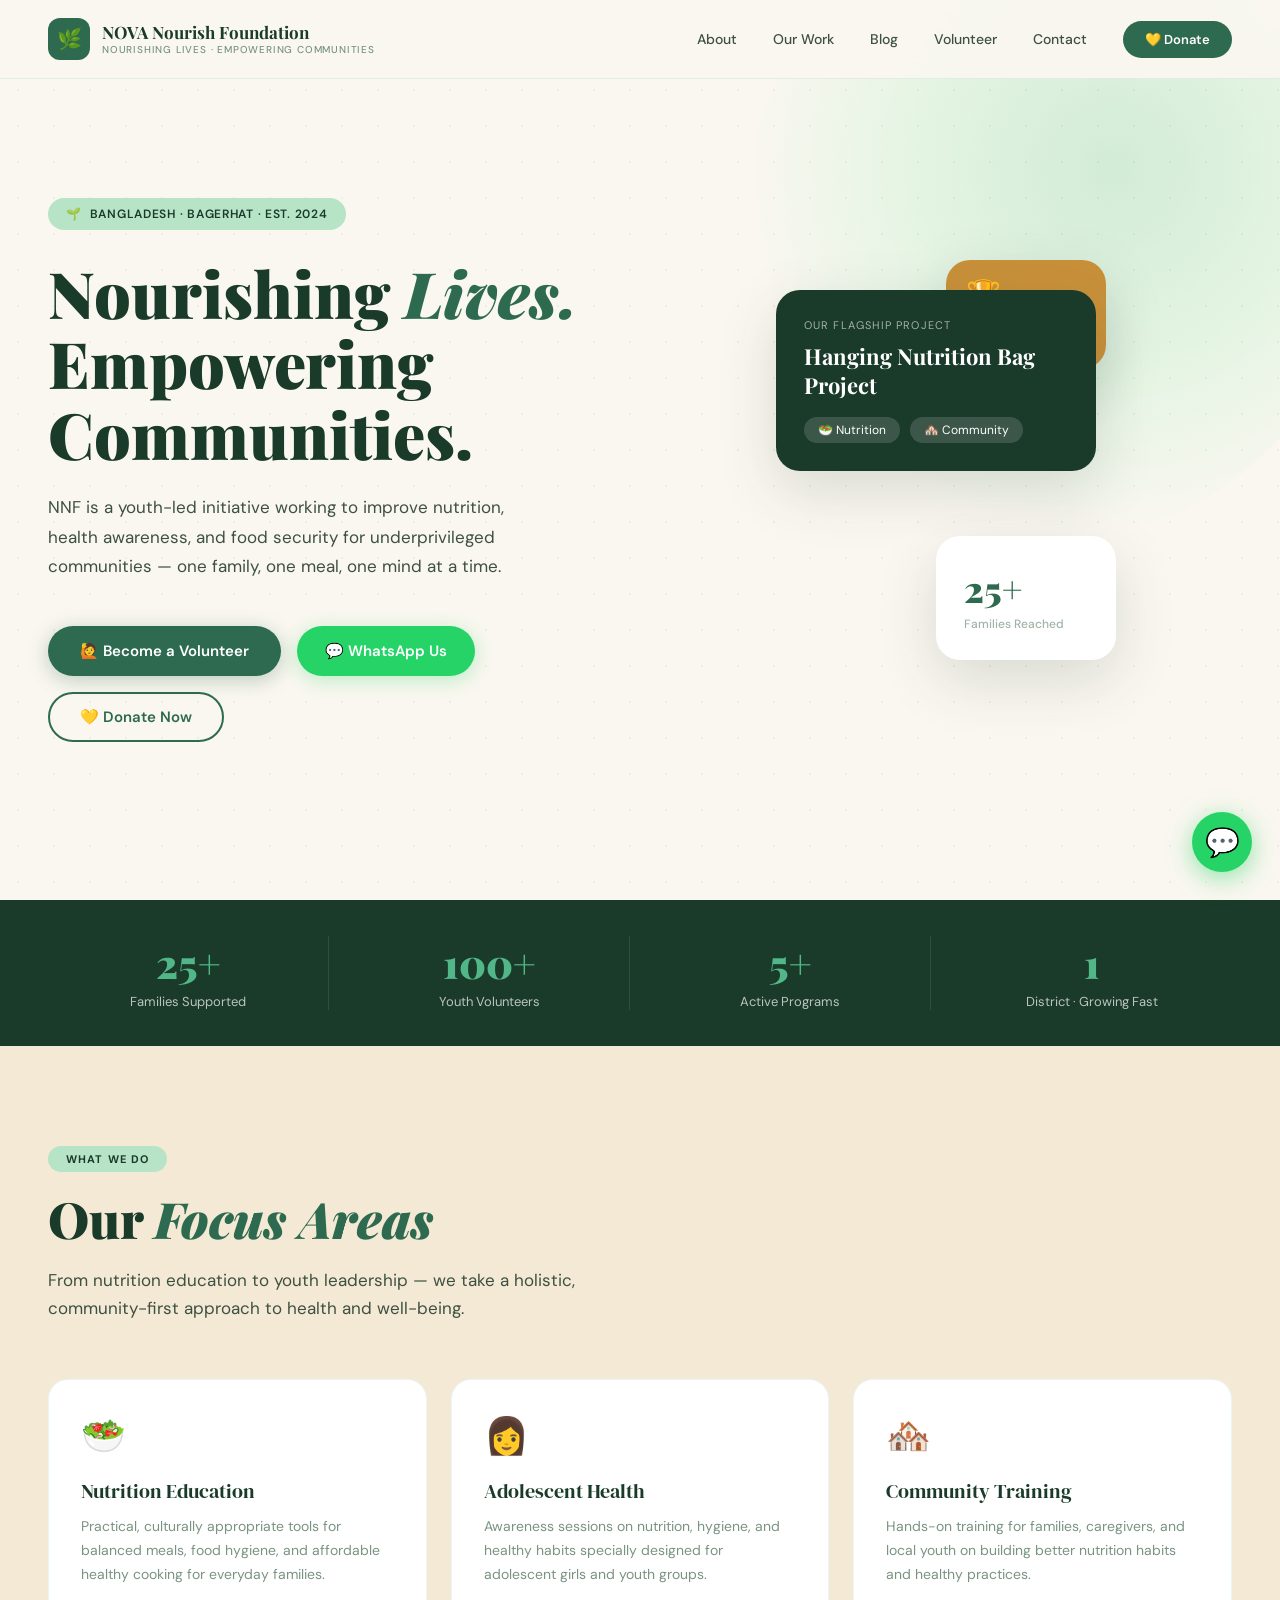
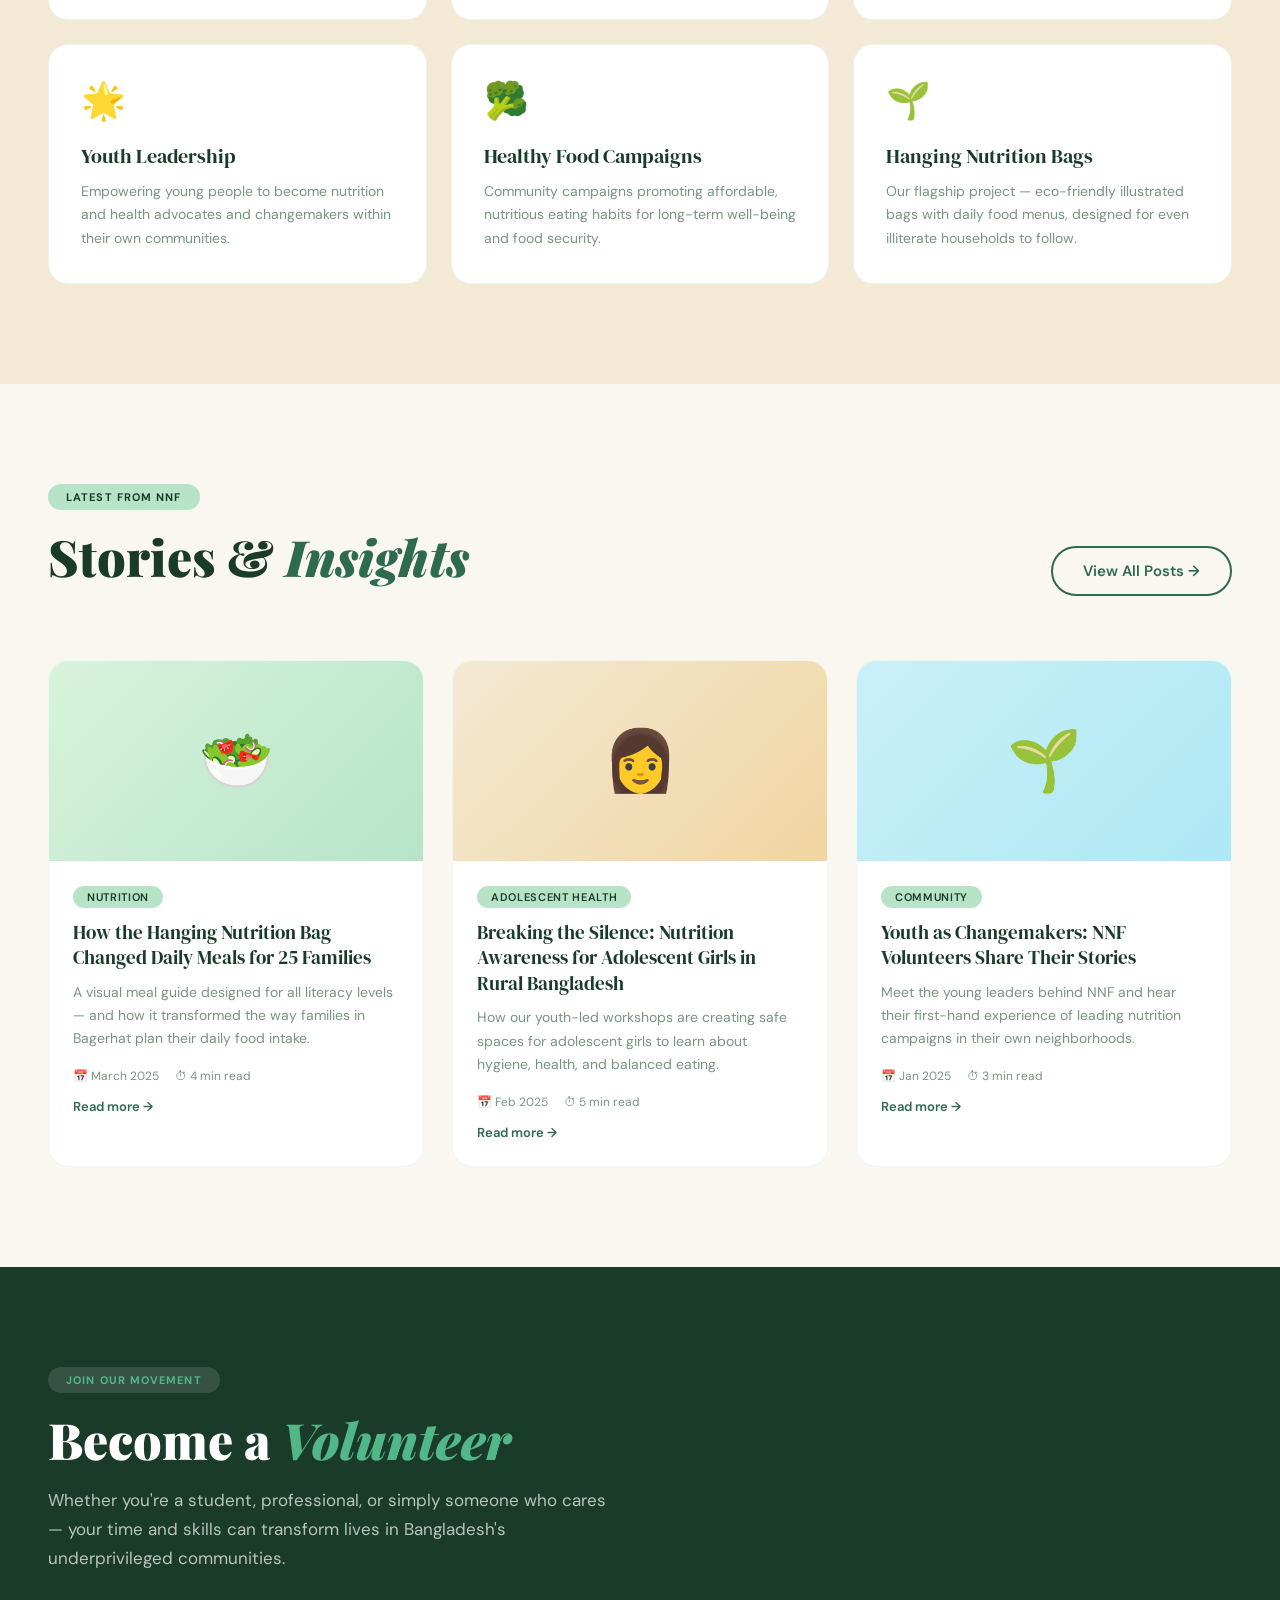
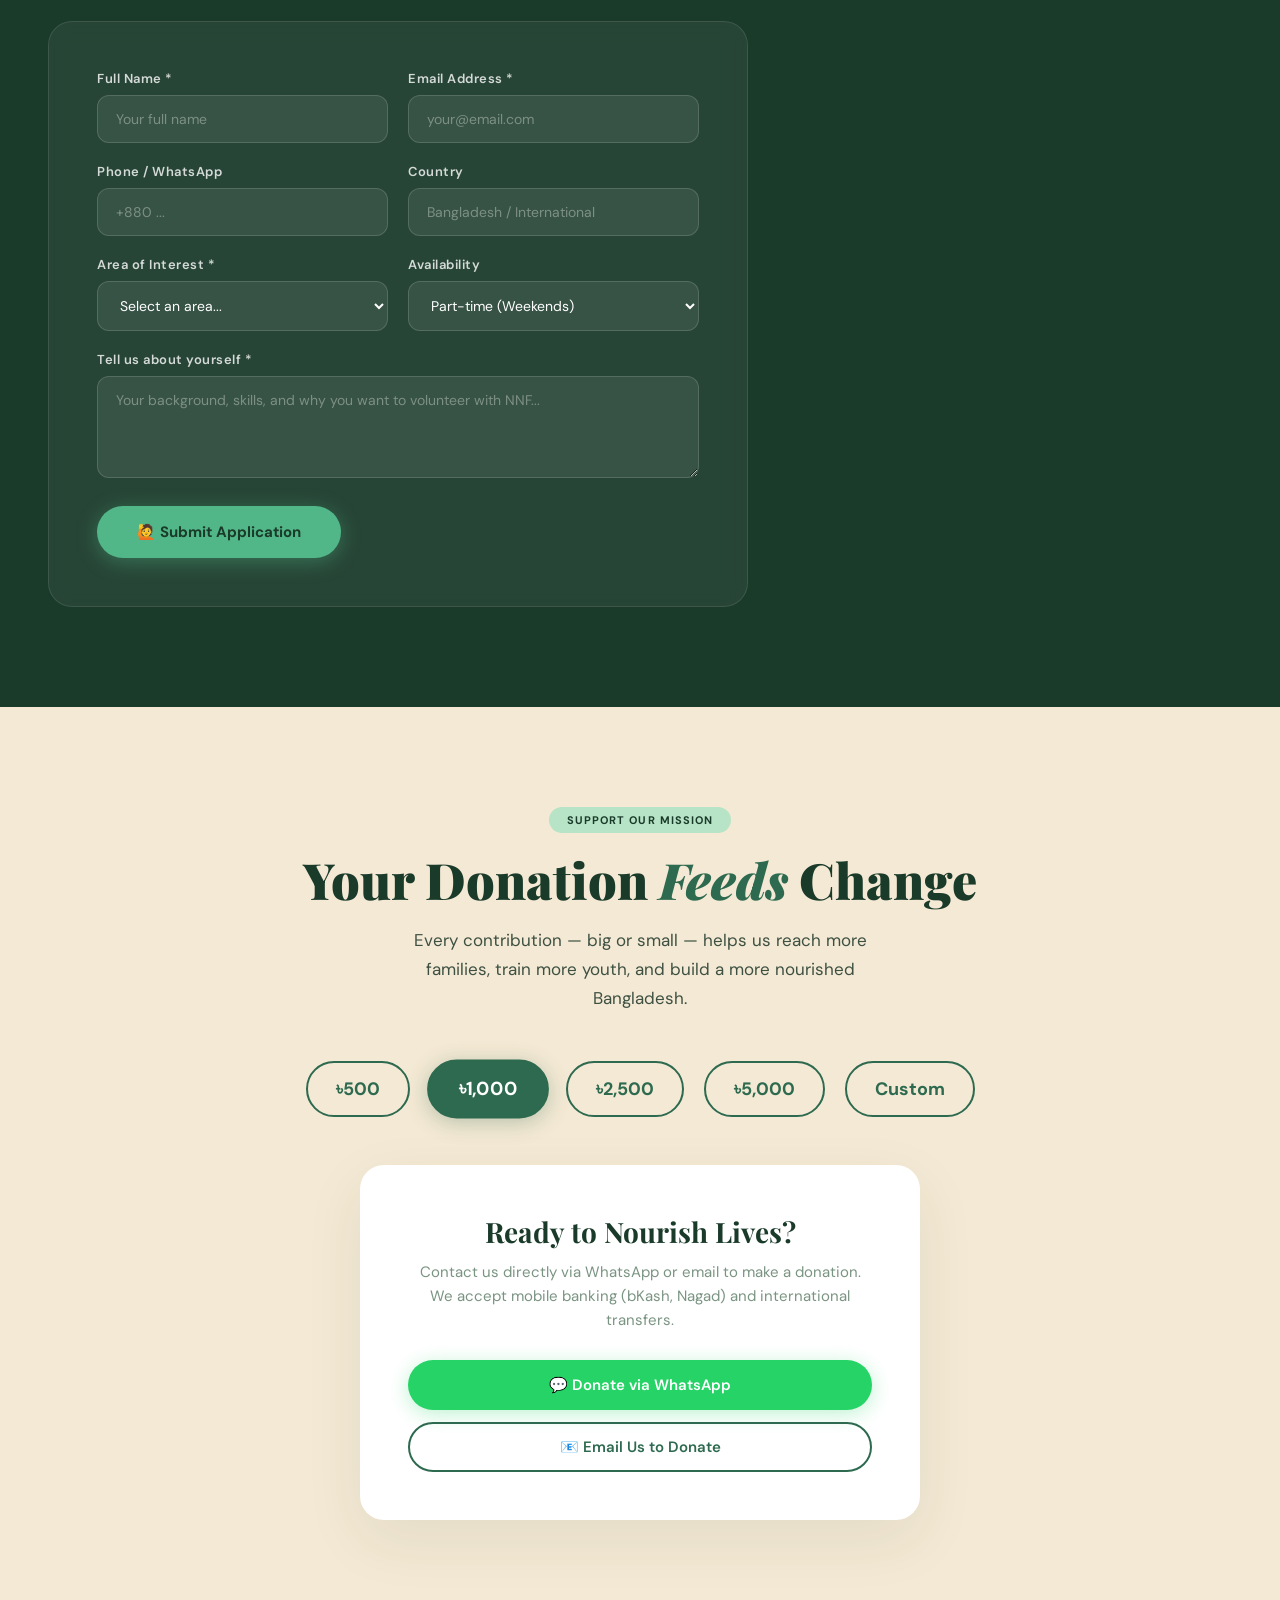
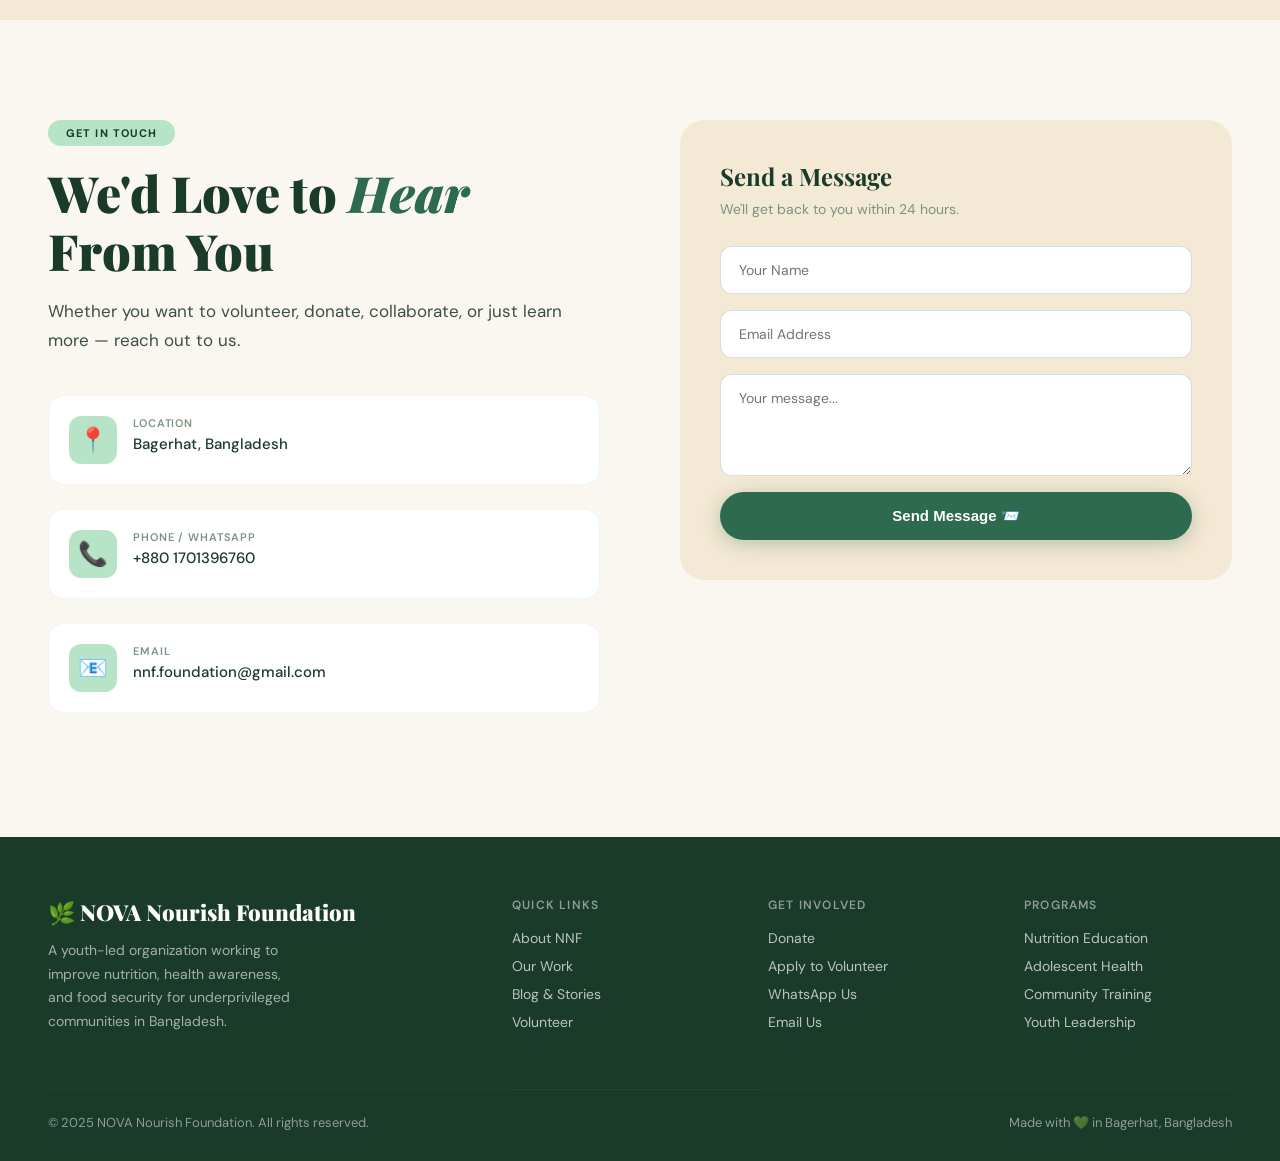
<file: data/website/nnf-website.html>
<!DOCTYPE html>
<html lang="en">
<head>
<meta charset="UTF-8"/>
<meta name="viewport" content="width=device-width, initial-scale=1.0"/>
<title>NOVA Nourish Foundation — Nourishing Lives</title>
<link href="https://fonts.googleapis.com/css2?family=Playfair+Display:ital,wght@0,400;0,700;0,900;1,400&family=DM+Sans:wght@300;400;500;600&family=DM+Serif+Display:ital@0;1&display=swap" rel="stylesheet"/>
<style>
  :root {
    --green-deep: #1a3a2a;
    --green-mid: #2d6a4f;
    --green-fresh: #52b788;
    --green-light: #b7e4c7;
    --cream: #faf7f0;
    --warm: #f4e9d4;
    --gold: #c9903a;
    --text-dark: #1a2418;
    --text-mid: #3d5042;
    --text-soft: #7a9482;
  }

  *, *::before, *::after { box-sizing: border-box; margin: 0; padding: 0; }

  html { scroll-behavior: smooth; }

  body {
    font-family: 'DM Sans', sans-serif;
    background: var(--cream);
    color: var(--text-dark);
    overflow-x: hidden;
  }

  /* ── NAV ── */
  nav {
    position: fixed; top: 0; left: 0; right: 0; z-index: 100;
    display: flex; align-items: center; justify-content: space-between;
    padding: 18px 48px;
    background: rgba(250, 247, 240, 0.92);
    backdrop-filter: blur(14px);
    border-bottom: 1px solid rgba(82,183,136,.15);
    transition: box-shadow .3s;
  }
  nav.scrolled { box-shadow: 0 4px 30px rgba(26,58,42,.08); }

  .nav-logo {
    display: flex; align-items: center; gap: 12px; text-decoration: none;
  }
  .nav-logo-icon {
    width: 42px; height: 42px; background: var(--green-mid);
    border-radius: 12px; display: grid; place-items: center;
    font-size: 20px;
  }
  .nav-logo-text { font-family: 'Playfair Display', serif; font-weight: 700; font-size: 17px; color: var(--green-deep); line-height: 1.2; }
  .nav-logo-sub { font-size: 10px; font-weight: 500; letter-spacing: .08em; text-transform: uppercase; color: var(--text-soft); }

  .nav-links { display: flex; align-items: center; gap: 36px; }
  .nav-links a { text-decoration: none; font-size: 14px; font-weight: 500; color: var(--text-mid); transition: color .2s; }
  .nav-links a:hover { color: var(--green-mid); }
  .nav-cta {
    background: var(--green-mid); color: #fff !important;
    padding: 10px 22px; border-radius: 50px;
    font-size: 13px !important; font-weight: 600 !important;
    transition: background .2s, transform .15s !important;
  }
  .nav-cta:hover { background: var(--green-deep) !important; transform: translateY(-1px); }

  /* ── HERO ── */
  .hero {
    min-height: 100vh;
    display: grid; grid-template-columns: 1fr 1fr; align-items: center;
    padding: 120px 48px 80px;
    position: relative; overflow: hidden;
    background: var(--cream);
  }

  .hero-bg-shape {
    position: absolute; right: -80px; top: -80px;
    width: 620px; height: 620px;
    background: radial-gradient(circle at 60% 40%, #b7e4c7 0%, #d8f3dc 40%, transparent 70%);
    border-radius: 50%; opacity: .6; pointer-events: none;
    animation: floatShape 8s ease-in-out infinite;
  }
  .hero-bg-dots {
    position: absolute; left: 0; bottom: 0; width: 100%; height: 100%;
    background-image: radial-gradient(circle, #2d6a4f22 1px, transparent 1px);
    background-size: 36px 36px; pointer-events: none; opacity: .5;
  }

  @keyframes floatShape {
    0%, 100% { transform: translateY(0) scale(1); }
    50% { transform: translateY(-24px) scale(1.04); }
  }

  .hero-content { position: relative; z-index: 2; max-width: 580px; }

  .hero-badge {
    display: inline-flex; align-items: center; gap: 8px;
    background: var(--green-light); color: var(--green-deep);
    padding: 8px 18px; border-radius: 50px;
    font-size: 12px; font-weight: 600; letter-spacing: .06em; text-transform: uppercase;
    margin-bottom: 28px;
    animation: fadeUp .7s ease both;
  }
  .hero-badge::before { content: '🌱'; }

  .hero-title {
    font-family: 'Playfair Display', serif;
    font-size: clamp(40px, 5vw, 64px);
    font-weight: 900; line-height: 1.1;
    color: var(--green-deep);
    margin-bottom: 24px;
    animation: fadeUp .7s .1s ease both;
  }
  .hero-title em { font-style: italic; color: var(--green-mid); }

  .hero-desc {
    font-size: 17px; line-height: 1.75; color: var(--text-mid);
    max-width: 480px; margin-bottom: 44px;
    animation: fadeUp .7s .2s ease both;
  }

  .hero-actions {
    display: flex; flex-wrap: wrap; gap: 16px;
    animation: fadeUp .7s .3s ease both;
  }

  .btn-primary {
    display: inline-flex; align-items: center; gap: 10px;
    background: var(--green-mid); color: #fff;
    padding: 15px 32px; border-radius: 50px;
    font-size: 15px; font-weight: 600; text-decoration: none;
    transition: background .2s, transform .15s, box-shadow .2s;
    box-shadow: 0 4px 20px rgba(45,106,79,.3);
  }
  .btn-primary:hover { background: var(--green-deep); transform: translateY(-2px); box-shadow: 0 8px 30px rgba(45,106,79,.4); }

  .btn-outline {
    display: inline-flex; align-items: center; gap: 10px;
    border: 2px solid var(--green-mid); color: var(--green-mid);
    padding: 13px 30px; border-radius: 50px;
    font-size: 15px; font-weight: 600; text-decoration: none;
    transition: all .2s;
  }
  .btn-outline:hover { background: var(--green-mid); color: #fff; transform: translateY(-2px); }

  .btn-whatsapp {
    display: inline-flex; align-items: center; gap: 10px;
    background: #25d366; color: #fff;
    padding: 15px 28px; border-radius: 50px;
    font-size: 15px; font-weight: 600; text-decoration: none;
    transition: background .2s, transform .15s;
    box-shadow: 0 4px 20px rgba(37,211,102,.3);
  }
  .btn-whatsapp:hover { background: #1db954; transform: translateY(-2px); }

  .hero-visual {
    position: relative; z-index: 2;
    display: flex; justify-content: center; align-items: center;
    animation: fadeUp .8s .15s ease both;
  }

  .hero-card-stack { position: relative; width: 360px; height: 440px; }

  .hero-card {
    position: absolute; border-radius: 24px; padding: 28px;
    box-shadow: 0 20px 60px rgba(26,58,42,.15);
    animation: floatCard 6s ease-in-out infinite;
  }

  .hero-card-main {
    width: 320px; top: 40px; left: 20px;
    background: var(--green-deep); color: #fff;
  }
  .hero-card-stat {
    width: 180px; bottom: 30px; right: 0;
    background: #fff;
    animation-delay: -3s;
    animation-duration: 5s;
  }
  .hero-card-tag {
    width: 160px; top: 10px; right: 10px;
    background: var(--gold); color: #fff;
    padding: 16px 20px;
    animation-delay: -1.5s;
    animation-duration: 7s;
  }

  @keyframes floatCard {
    0%, 100% { transform: translateY(0); }
    50% { transform: translateY(-12px); }
  }

  .hero-card-main .card-label { font-size: 11px; letter-spacing: .1em; text-transform: uppercase; opacity: .6; margin-bottom: 10px; }
  .hero-card-main .card-title { font-family: 'Playfair Display', serif; font-size: 22px; font-weight: 700; margin-bottom: 18px; line-height: 1.3; }
  .hero-card-main .card-tag { display: inline-block; background: rgba(255,255,255,.15); padding: 5px 14px; border-radius: 30px; font-size: 12px; margin-right: 6px; }

  .hero-card-stat .stat-num { font-family: 'Playfair Display', serif; font-size: 36px; font-weight: 900; color: var(--green-mid); }
  .hero-card-stat .stat-label { font-size: 12px; color: var(--text-soft); font-weight: 500; }

  .hero-card-tag .tag-icon { font-size: 28px; margin-bottom: 6px; }
  .hero-card-tag .tag-text { font-size: 13px; font-weight: 700; }

  /* ── STATS BAR ── */
  .stats-bar {
    background: var(--green-deep); color: #fff;
    padding: 36px 48px;
    display: grid; grid-template-columns: repeat(4, 1fr);
    gap: 20px; text-align: center;
  }
  .stat-item { border-right: 1px solid rgba(255,255,255,.1); }
  .stat-item:last-child { border-right: none; }
  .stat-num { font-family: 'Playfair Display', serif; font-size: 40px; font-weight: 900; color: var(--green-fresh); }
  .stat-label { font-size: 13px; opacity: .7; margin-top: 4px; font-weight: 400; }

  /* ── SECTIONS ── */
  section { padding: 100px 48px; }

  .section-badge {
    display: inline-block; background: var(--green-light); color: var(--green-deep);
    padding: 6px 18px; border-radius: 30px;
    font-size: 11px; font-weight: 700; letter-spacing: .1em; text-transform: uppercase;
    margin-bottom: 18px;
  }

  .section-title {
    font-family: 'Playfair Display', serif;
    font-size: clamp(32px, 4vw, 50px); font-weight: 900;
    color: var(--green-deep); line-height: 1.15;
    margin-bottom: 18px;
  }
  .section-title em { font-style: italic; color: var(--green-mid); }

  .section-sub { font-size: 17px; color: var(--text-mid); line-height: 1.7; max-width: 560px; }

  /* ── FOCUS AREAS ── */
  .focus-section { background: var(--warm); }
  .focus-grid {
    display: grid; grid-template-columns: repeat(auto-fit, minmax(280px, 1fr));
    gap: 24px; margin-top: 56px;
  }

  .focus-card {
    background: #fff; border-radius: 20px; padding: 32px;
    border: 1px solid rgba(82,183,136,.12);
    transition: transform .25s, box-shadow .25s;
    cursor: pointer;
  }
  .focus-card:hover { transform: translateY(-6px); box-shadow: 0 16px 50px rgba(26,58,42,.1); }
  .focus-icon { font-size: 36px; margin-bottom: 18px; }
  .focus-title { font-family: 'DM Serif Display', serif; font-size: 20px; color: var(--green-deep); margin-bottom: 10px; font-weight: 400; }
  .focus-desc { font-size: 14px; line-height: 1.7; color: var(--text-soft); }

  /* ── BLOG ── */
  .blog-grid {
    display: grid; grid-template-columns: repeat(auto-fit, minmax(320px, 1fr));
    gap: 28px; margin-top: 56px;
  }

  .blog-card {
    background: #fff; border-radius: 20px; overflow: hidden;
    border: 1px solid rgba(82,183,136,.1);
    transition: transform .25s, box-shadow .25s;
    cursor: pointer;
  }
  .blog-card:hover { transform: translateY(-6px); box-shadow: 0 20px 50px rgba(26,58,42,.12); }

  .blog-img {
    height: 200px; display: flex; align-items: center; justify-content: center;
    font-size: 60px;
    position: relative; overflow: hidden;
  }
  .blog-img-1 { background: linear-gradient(135deg, #d8f3dc, #b7e4c7); }
  .blog-img-2 { background: linear-gradient(135deg, #f4e9d4, #f0d5a0); }
  .blog-img-3 { background: linear-gradient(135deg, #caf0f8, #ade8f4); }

  .blog-body { padding: 24px; }
  .blog-tag {
    display: inline-block; background: var(--green-light); color: var(--green-deep);
    padding: 4px 14px; border-radius: 20px; font-size: 11px; font-weight: 600;
    text-transform: uppercase; letter-spacing: .06em; margin-bottom: 12px;
  }
  .blog-title { font-family: 'DM Serif Display', serif; font-size: 19px; color: var(--green-deep); margin-bottom: 10px; line-height: 1.35; }
  .blog-excerpt { font-size: 14px; color: var(--text-soft); line-height: 1.65; margin-bottom: 18px; }
  .blog-meta { font-size: 12px; color: var(--text-soft); display: flex; gap: 16px; }
  .blog-read-more { color: var(--green-mid); font-weight: 600; font-size: 13px; text-decoration: none; display: inline-flex; align-items: center; gap: 6px; margin-top: 14px; }
  .blog-read-more:hover { gap: 10px; }

  /* ── VOLUNTEER ── */
  .volunteer-section { background: var(--green-deep); color: #fff; }
  .volunteer-section .section-title { color: #fff; }
  .volunteer-section .section-sub { color: rgba(255,255,255,.7); }

  .volunteer-form {
    background: rgba(255,255,255,.06); border: 1px solid rgba(255,255,255,.1);
    border-radius: 24px; padding: 48px; margin-top: 48px;
    max-width: 700px;
    backdrop-filter: blur(10px);
  }

  .form-grid { display: grid; grid-template-columns: 1fr 1fr; gap: 20px; margin-bottom: 20px; }

  .form-group { display: flex; flex-direction: column; gap: 8px; }
  .form-group label { font-size: 13px; font-weight: 600; letter-spacing: .04em; opacity: .8; }
  .form-group input, .form-group select, .form-group textarea {
    background: rgba(255,255,255,.08); border: 1px solid rgba(255,255,255,.15);
    border-radius: 12px; padding: 14px 18px; color: #fff;
    font-family: 'DM Sans', sans-serif; font-size: 14px;
    transition: border-color .2s, background .2s;
    outline: none;
  }
  .form-group input::placeholder, .form-group textarea::placeholder { color: rgba(255,255,255,.35); }
  .form-group input:focus, .form-group select:focus, .form-group textarea:focus {
    border-color: var(--green-fresh); background: rgba(255,255,255,.12);
  }
  .form-group select option { background: var(--green-deep); }

  .form-full { grid-column: 1 / -1; }

  .btn-submit {
    display: inline-flex; align-items: center; gap: 10px;
    background: var(--green-fresh); color: var(--green-deep);
    padding: 16px 40px; border-radius: 50px; border: none;
    font-family: 'DM Sans', sans-serif; font-size: 15px; font-weight: 700;
    cursor: pointer; transition: all .2s; margin-top: 8px;
    box-shadow: 0 4px 20px rgba(82,183,136,.4);
  }
  .btn-submit:hover { background: #fff; transform: translateY(-2px); box-shadow: 0 8px 30px rgba(82,183,136,.5); }

  /* ── DONATE ── */
  .donate-section {
    background: var(--warm); text-align: center;
    padding: 100px 48px;
  }
  .donate-cards {
    display: flex; flex-wrap: wrap; justify-content: center; gap: 20px;
    margin: 48px auto; max-width: 800px;
  }
  .donate-amount {
    border: 2px solid var(--green-mid); color: var(--green-mid);
    padding: 14px 28px; border-radius: 50px; font-size: 18px; font-weight: 700;
    cursor: pointer; transition: all .2s; font-family: 'DM Sans', sans-serif;
    background: transparent;
  }
  .donate-amount:hover, .donate-amount.active {
    background: var(--green-mid); color: #fff; transform: scale(1.05);
    box-shadow: 0 4px 20px rgba(45,106,79,.3);
  }

  .donate-box {
    background: #fff; border-radius: 24px; padding: 48px;
    max-width: 560px; margin: 0 auto;
    box-shadow: 0 20px 60px rgba(26,58,42,.08);
  }
  .donate-box h3 { font-family: 'Playfair Display', serif; font-size: 28px; color: var(--green-deep); margin-bottom: 10px; }
  .donate-box p { color: var(--text-soft); margin-bottom: 28px; font-size: 15px; line-height: 1.6; }

  /* ── CONTACT ── */
  .contact-section {
    display: grid; grid-template-columns: 1fr 1fr; gap: 80px; align-items: start;
  }

  .contact-info { }
  .contact-item {
    display: flex; align-items: flex-start; gap: 16px;
    margin-bottom: 24px; padding: 20px; border-radius: 16px;
    background: #fff; border: 1px solid rgba(82,183,136,.1);
    transition: box-shadow .2s;
  }
  .contact-item:hover { box-shadow: 0 8px 30px rgba(26,58,42,.07); }
  .contact-item-icon { font-size: 24px; width: 48px; height: 48px; background: var(--green-light); border-radius: 12px; display: grid; place-items: center; flex-shrink: 0; }
  .contact-item-label { font-size: 11px; text-transform: uppercase; letter-spacing: .08em; color: var(--text-soft); font-weight: 600; margin-bottom: 4px; }
  .contact-item-value { font-size: 15px; color: var(--green-deep); font-weight: 500; }

  /* ── FOOTER ── */
  footer {
    background: var(--green-deep); color: #fff; padding: 60px 48px 30px;
  }
  .footer-grid { display: grid; grid-template-columns: 2fr 1fr 1fr 1fr; gap: 48px; margin-bottom: 48px; }
  .footer-brand .logo-txt { font-family: 'Playfair Display', serif; font-size: 22px; font-weight: 900; margin-bottom: 12px; }
  .footer-brand p { font-size: 14px; opacity: .6; line-height: 1.7; max-width: 260px; }
  .footer-col h4 { font-size: 12px; letter-spacing: .1em; text-transform: uppercase; opacity: .5; margin-bottom: 16px; font-weight: 600; }
  .footer-col a { display: block; color: rgba(255,255,255,.7); text-decoration: none; font-size: 14px; margin-bottom: 10px; transition: color .2s; }
  .footer-col a:hover { color: var(--green-fresh); }
  .footer-bottom { border-top: 1px solid rgba(255,255,255,.08); padding-top: 24px; display: flex; justify-content: space-between; align-items: center; font-size: 13px; opacity: .5; }

  /* ── ANIMATIONS ── */
  @keyframes fadeUp {
    from { opacity: 0; transform: translateY(30px); }
    to { opacity: 1; transform: translateY(0); }
  }

  .animate-on-scroll {
    opacity: 0; transform: translateY(30px);
    transition: opacity .7s ease, transform .7s ease;
  }
  .animate-on-scroll.visible { opacity: 1; transform: none; }

  /* ── MOBILE ── */
  @media (max-width: 900px) {
    nav { padding: 16px 24px; }
    .nav-links { display: none; }
    .hero { grid-template-columns: 1fr; padding: 100px 24px 60px; }
    .hero-visual { display: none; }
    section { padding: 72px 24px; }
    .stats-bar { grid-template-columns: repeat(2,1fr); padding: 36px 24px; }
    .form-grid { grid-template-columns: 1fr; }
    .contact-section { grid-template-columns: 1fr; }
    .footer-grid { grid-template-columns: 1fr 1fr; gap: 32px; }
    .footer-bottom { flex-direction: column; gap: 8px; text-align: center; }
  }

  /* ── WHATSAPP FLOAT ── */
  .wa-float {
    position: fixed; bottom: 28px; right: 28px; z-index: 999;
    background: #25d366; color: #fff; border-radius: 50%;
    width: 60px; height: 60px; display: grid; place-items: center;
    font-size: 28px; text-decoration: none;
    box-shadow: 0 6px 24px rgba(37,211,102,.5);
    transition: transform .2s, box-shadow .2s;
    animation: pulse 2s infinite;
  }
  .wa-float:hover { transform: scale(1.1); box-shadow: 0 10px 30px rgba(37,211,102,.6); }
  @keyframes pulse {
    0%, 100% { box-shadow: 0 6px 24px rgba(37,211,102,.5); }
    50% { box-shadow: 0 6px 30px rgba(37,211,102,.8); }
  }

  .success-msg {
    display: none; background: var(--green-fresh); color: var(--green-deep);
    padding: 16px 24px; border-radius: 12px; font-weight: 600; font-size: 15px;
    margin-top: 16px; text-align: center;
  }
</style>
</head>
<body>

<!-- WhatsApp Float -->
<a href="https://wa.me/8801701396760" target="_blank" class="wa-float" title="Chat on WhatsApp">💬</a>

<!-- NAV -->
<nav id="mainNav">
  <a href="#" class="nav-logo">
    <div class="nav-logo-icon">🌿</div>
    <div>
      <div class="nav-logo-text">NOVA Nourish Foundation</div>
      <div class="nav-logo-sub">Nourishing Lives · Empowering Communities</div>
    </div>
  </a>
  <div class="nav-links">
    <a href="#about">About</a>
    <a href="#focus">Our Work</a>
    <a href="#blog">Blog</a>
    <a href="#volunteer">Volunteer</a>
    <a href="#contact">Contact</a>
    <a href="#donate" class="nav-cta">💛 Donate</a>
  </div>
</nav>

<!-- HERO -->
<section class="hero" id="home">
  <div class="hero-bg-shape"></div>
  <div class="hero-bg-dots"></div>

  <div class="hero-content">
    <div class="hero-badge">Bangladesh · Bagerhat · Est. 2024</div>
    <h1 class="hero-title">
      Nourishing <em>Lives.</em><br>Empowering<br>Communities.
    </h1>
    <p class="hero-desc">
      NNF is a youth-led initiative working to improve nutrition, health awareness, and food security for underprivileged communities — one family, one meal, one mind at a time.
    </p>
    <div class="hero-actions">
      <a href="#volunteer" class="btn-primary">🙋 Become a Volunteer</a>
      <a href="https://wa.me/8801701396760" target="_blank" class="btn-whatsapp">💬 WhatsApp Us</a>
      <a href="#donate" class="btn-outline">💛 Donate Now</a>
    </div>
  </div>

  <div class="hero-visual">
    <div class="hero-card-stack">
      <div class="hero-card hero-card-tag">
        <div class="tag-icon">🏆</div>
        <div class="tag-text">GAIN & SUN<br>Youth Network</div>
      </div>
      <div class="hero-card hero-card-main">
        <div class="card-label">Our Flagship Project</div>
        <div class="card-title">Hanging Nutrition Bag Project</div>
        <div>
          <span class="card-tag">🥗 Nutrition</span>
          <span class="card-tag">🏘️ Community</span>
        </div>
      </div>
      <div class="hero-card hero-card-stat">
        <div class="stat-num">25+</div>
        <div class="stat-label">Families Reached</div>
      </div>
    </div>
  </div>
</section>

<!-- STATS BAR -->
<div class="stats-bar" id="about">
  <div class="stat-item animate-on-scroll">
    <div class="stat-num">25+</div>
    <div class="stat-label">Families Supported</div>
  </div>
  <div class="stat-item animate-on-scroll" style="transition-delay:.1s">
    <div class="stat-num">100+</div>
    <div class="stat-label">Youth Volunteers</div>
  </div>
  <div class="stat-item animate-on-scroll" style="transition-delay:.2s">
    <div class="stat-num">5+</div>
    <div class="stat-label">Active Programs</div>
  </div>
  <div class="stat-item animate-on-scroll" style="transition-delay:.3s">
    <div class="stat-num">1</div>
    <div class="stat-label">District · Growing Fast</div>
  </div>
</div>

<!-- FOCUS AREAS -->
<section class="focus-section" id="focus">
  <div class="section-badge">What We Do</div>
  <h2 class="section-title">Our <em>Focus Areas</em></h2>
  <p class="section-sub">From nutrition education to youth leadership — we take a holistic, community-first approach to health and well-being.</p>

  <div class="focus-grid">
    <div class="focus-card animate-on-scroll">
      <div class="focus-icon">🥗</div>
      <div class="focus-title">Nutrition Education</div>
      <div class="focus-desc">Practical, culturally appropriate tools for balanced meals, food hygiene, and affordable healthy cooking for everyday families.</div>
    </div>
    <div class="focus-card animate-on-scroll" style="transition-delay:.1s">
      <div class="focus-icon">👩</div>
      <div class="focus-title">Adolescent Health</div>
      <div class="focus-desc">Awareness sessions on nutrition, hygiene, and healthy habits specially designed for adolescent girls and youth groups.</div>
    </div>
    <div class="focus-card animate-on-scroll" style="transition-delay:.2s">
      <div class="focus-icon">🏘️</div>
      <div class="focus-title">Community Training</div>
      <div class="focus-desc">Hands-on training for families, caregivers, and local youth on building better nutrition habits and healthy practices.</div>
    </div>
    <div class="focus-card animate-on-scroll" style="transition-delay:.3s">
      <div class="focus-icon">🌟</div>
      <div class="focus-title">Youth Leadership</div>
      <div class="focus-desc">Empowering young people to become nutrition and health advocates and changemakers within their own communities.</div>
    </div>
    <div class="focus-card animate-on-scroll" style="transition-delay:.4s">
      <div class="focus-icon">🥦</div>
      <div class="focus-title">Healthy Food Campaigns</div>
      <div class="focus-desc">Community campaigns promoting affordable, nutritious eating habits for long-term well-being and food security.</div>
    </div>
    <div class="focus-card animate-on-scroll" style="transition-delay:.5s">
      <div class="focus-icon">🌱</div>
      <div class="focus-title">Hanging Nutrition Bags</div>
      <div class="focus-desc">Our flagship project — eco-friendly illustrated bags with daily food menus, designed for even illiterate households to follow.</div>
    </div>
  </div>
</section>

<!-- BLOG -->
<section id="blog">
  <div style="display:flex; justify-content:space-between; align-items:flex-end; flex-wrap:wrap; gap:20px;">
    <div>
      <div class="section-badge">Latest From NNF</div>
      <h2 class="section-title">Stories &amp; <em>Insights</em></h2>
    </div>
    <a href="#" class="btn-outline" style="margin-bottom:8px">View All Posts →</a>
  </div>

  <div class="blog-grid">
    <div class="blog-card animate-on-scroll">
      <div class="blog-img blog-img-1">🥗</div>
      <div class="blog-body">
        <span class="blog-tag">Nutrition</span>
        <div class="blog-title">How the Hanging Nutrition Bag Changed Daily Meals for 25 Families</div>
        <div class="blog-excerpt">A visual meal guide designed for all literacy levels — and how it transformed the way families in Bagerhat plan their daily food intake.</div>
        <div class="blog-meta"><span>📅 March 2025</span><span>⏱ 4 min read</span></div>
        <a href="#" class="blog-read-more">Read more →</a>
      </div>
    </div>

    <div class="blog-card animate-on-scroll" style="transition-delay:.1s">
      <div class="blog-img blog-img-2">👩</div>
      <div class="blog-body">
        <span class="blog-tag">Adolescent Health</span>
        <div class="blog-title">Breaking the Silence: Nutrition Awareness for Adolescent Girls in Rural Bangladesh</div>
        <div class="blog-excerpt">How our youth-led workshops are creating safe spaces for adolescent girls to learn about hygiene, health, and balanced eating.</div>
        <div class="blog-meta"><span>📅 Feb 2025</span><span>⏱ 5 min read</span></div>
        <a href="#" class="blog-read-more">Read more →</a>
      </div>
    </div>

    <div class="blog-card animate-on-scroll" style="transition-delay:.2s">
      <div class="blog-img blog-img-3">🌱</div>
      <div class="blog-body">
        <span class="blog-tag">Community</span>
        <div class="blog-title">Youth as Changemakers: NNF Volunteers Share Their Stories</div>
        <div class="blog-excerpt">Meet the young leaders behind NNF and hear their first-hand experience of leading nutrition campaigns in their own neighborhoods.</div>
        <div class="blog-meta"><span>📅 Jan 2025</span><span>⏱ 3 min read</span></div>
        <a href="#" class="blog-read-more">Read more →</a>
      </div>
    </div>
  </div>
</section>

<!-- VOLUNTEER -->
<section class="volunteer-section" id="volunteer">
  <div class="section-badge" style="background:rgba(255,255,255,.12); color:var(--green-fresh);">Join Our Movement</div>
  <h2 class="section-title">Become a <em style="color:var(--green-fresh)">Volunteer</em></h2>
  <p class="section-sub">Whether you're a student, professional, or simply someone who cares — your time and skills can transform lives in Bangladesh's underprivileged communities.</p>

  <div class="volunteer-form animate-on-scroll">
    <div class="form-grid">
      <div class="form-group">
        <label>Full Name *</label>
        <input type="text" placeholder="Your full name"/>
      </div>
      <div class="form-group">
        <label>Email Address *</label>
        <input type="email" placeholder="your@email.com"/>
      </div>
      <div class="form-group">
        <label>Phone / WhatsApp</label>
        <input type="tel" placeholder="+880 ..."/>
      </div>
      <div class="form-group">
        <label>Country</label>
        <input type="text" placeholder="Bangladesh / International"/>
      </div>
      <div class="form-group">
        <label>Area of Interest *</label>
        <select>
          <option value="">Select an area...</option>
          <option>Nutrition Education</option>
          <option>Community Training</option>
          <option>Youth Leadership</option>
          <option>Fundraising & Donations</option>
          <option>Content & Social Media</option>
          <option>Research & Documentation</option>
          <option>Other</option>
        </select>
      </div>
      <div class="form-group">
        <label>Availability</label>
        <select>
          <option>Part-time (Weekends)</option>
          <option>Full-time</option>
          <option>Project-based</option>
          <option>Remote only</option>
        </select>
      </div>
      <div class="form-group form-full">
        <label>Tell us about yourself *</label>
        <textarea rows="4" placeholder="Your background, skills, and why you want to volunteer with NNF..."></textarea>
      </div>
    </div>
    <button class="btn-submit" onclick="handleVolunteerSubmit(event)">
      🙋 Submit Application
    </button>
    <div class="success-msg" id="successMsg">
      ✅ Thank you! We'll contact you via WhatsApp or email within 48 hours.
    </div>
  </div>
</section>

<!-- DONATE -->
<section class="donate-section" id="donate">
  <div class="section-badge">Support Our Mission</div>
  <h2 class="section-title">Your Donation <em>Feeds</em> Change</h2>
  <p class="section-sub" style="margin: 0 auto 0; max-width: 520px;">Every contribution — big or small — helps us reach more families, train more youth, and build a more nourished Bangladesh.</p>

  <div class="donate-cards">
    <button class="donate-amount" onclick="setAmount(this, 500)">৳500</button>
    <button class="donate-amount active" onclick="setAmount(this, 1000)">৳1,000</button>
    <button class="donate-amount" onclick="setAmount(this, 2500)">৳2,500</button>
    <button class="donate-amount" onclick="setAmount(this, 5000)">৳5,000</button>
    <button class="donate-amount" onclick="setAmount(this, 0)">Custom</button>
  </div>

  <div class="donate-box">
    <h3>Ready to Nourish Lives?</h3>
    <p>Contact us directly via WhatsApp or email to make a donation. We accept mobile banking (bKash, Nagad) and international transfers.</p>
    <div style="display:flex; flex-direction:column; gap:12px;">
      <a href="https://wa.me/8801701396760?text=Hi%2C%20I%20want%20to%20donate%20to%20NNF" target="_blank" class="btn-whatsapp" style="justify-content:center;">
        💬 Donate via WhatsApp
      </a>
      <a href="mailto:nnf.foundation@gmail.com?subject=Donation%20Inquiry" class="btn-outline" style="justify-content:center;">
        📧 Email Us to Donate
      </a>
    </div>
  </div>
</section>

<!-- CONTACT -->
<section id="contact">
  <div class="contact-section">
    <div>
      <div class="section-badge">Get In Touch</div>
      <h2 class="section-title">We'd Love to <em>Hear</em> From You</h2>
      <p class="section-sub">Whether you want to volunteer, donate, collaborate, or just learn more — reach out to us.</p>

      <div style="margin-top:40px;">
        <div class="contact-item animate-on-scroll">
          <div class="contact-item-icon">📍</div>
          <div>
            <div class="contact-item-label">Location</div>
            <div class="contact-item-value">Bagerhat, Bangladesh</div>
          </div>
        </div>
        <div class="contact-item animate-on-scroll" style="transition-delay:.1s">
          <div class="contact-item-icon">📞</div>
          <div>
            <div class="contact-item-label">Phone / WhatsApp</div>
            <div class="contact-item-value">+880 1701396760</div>
          </div>
        </div>
        <div class="contact-item animate-on-scroll" style="transition-delay:.2s">
          <div class="contact-item-icon">📧</div>
          <div>
            <div class="contact-item-label">Email</div>
            <div class="contact-item-value">nnf.foundation@gmail.com</div>
          </div>
        </div>
      </div>
    </div>

    <div class="animate-on-scroll" style="transition-delay:.2s;">
      <div style="background:var(--warm); border-radius:24px; padding:40px;">
        <h3 style="font-family:'Playfair Display',serif; font-size:24px; color:var(--green-deep); margin-bottom:8px;">Send a Message</h3>
        <p style="color:var(--text-soft); font-size:14px; margin-bottom:28px;">We'll get back to you within 24 hours.</p>
        <div style="display:flex;flex-direction:column;gap:16px;">
          <input type="text" placeholder="Your Name" style="padding:14px 18px; border:1px solid rgba(45,106,79,.2); border-radius:12px; font-family:'DM Sans',sans-serif; font-size:14px; background:#fff; outline:none;"/>
          <input type="email" placeholder="Email Address" style="padding:14px 18px; border:1px solid rgba(45,106,79,.2); border-radius:12px; font-family:'DM Sans',sans-serif; font-size:14px; background:#fff; outline:none;"/>
          <textarea rows="4" placeholder="Your message..." style="padding:14px 18px; border:1px solid rgba(45,106,79,.2); border-radius:12px; font-family:'DM Sans',sans-serif; font-size:14px; background:#fff; outline:none; resize:vertical;"></textarea>
          <button class="btn-primary" style="border:none; cursor:pointer; justify-content:center;">
            Send Message 📨
          </button>
        </div>
      </div>
    </div>
  </div>
</section>

<!-- FOOTER -->
<footer>
  <div class="footer-grid">
    <div class="footer-brand">
      <div class="logo-txt">🌿 NOVA Nourish Foundation</div>
      <p>A youth-led organization working to improve nutrition, health awareness, and food security for underprivileged communities in Bangladesh.</p>
    </div>
    <div class="footer-col">
      <h4>Quick Links</h4>
      <a href="#about">About NNF</a>
      <a href="#focus">Our Work</a>
      <a href="#blog">Blog & Stories</a>
      <a href="#volunteer">Volunteer</a>
    </div>
    <div class="footer-col">
      <h4>Get Involved</h4>
      <a href="#donate">Donate</a>
      <a href="#volunteer">Apply to Volunteer</a>
      <a href="https://wa.me/8801701396760" target="_blank">WhatsApp Us</a>
      <a href="mailto:nnf.foundation@gmail.com">Email Us</a>
    </div>
    <div class="footer-col">
      <h4>Programs</h4>
      <a href="#">Nutrition Education</a>
      <a href="#">Adolescent Health</a>
      <a href="#">Community Training</a>
      <a href="#">Youth Leadership</a>
    </div>
  </div>
  <div class="footer-bottom">
    <span>© 2025 NOVA Nourish Foundation. All rights reserved.</span>
    <span>Made with 💚 in Bagerhat, Bangladesh</span>
  </div>
</footer>

<script>
  // Nav scroll
  window.addEventListener('scroll', () => {
    document.getElementById('mainNav').classList.toggle('scrolled', window.scrollY > 30);
  });

  // Scroll animations
  const observer = new IntersectionObserver((entries) => {
    entries.forEach(e => { if (e.isIntersecting) e.target.classList.add('visible'); });
  }, { threshold: 0.12 });
  document.querySelectorAll('.animate-on-scroll').forEach(el => observer.observe(el));

  // Donate amount
  function setAmount(el, amt) {
    document.querySelectorAll('.donate-amount').forEach(b => b.classList.remove('active'));
    el.classList.add('active');
  }

  // Volunteer form
  function handleVolunteerSubmit(e) {
    e.preventDefault();
    const msg = document.getElementById('successMsg');
    msg.style.display = 'block';
    setTimeout(() => { msg.style.display = 'none'; }, 5000);
  }
</script>
</body>
</html>
</file>
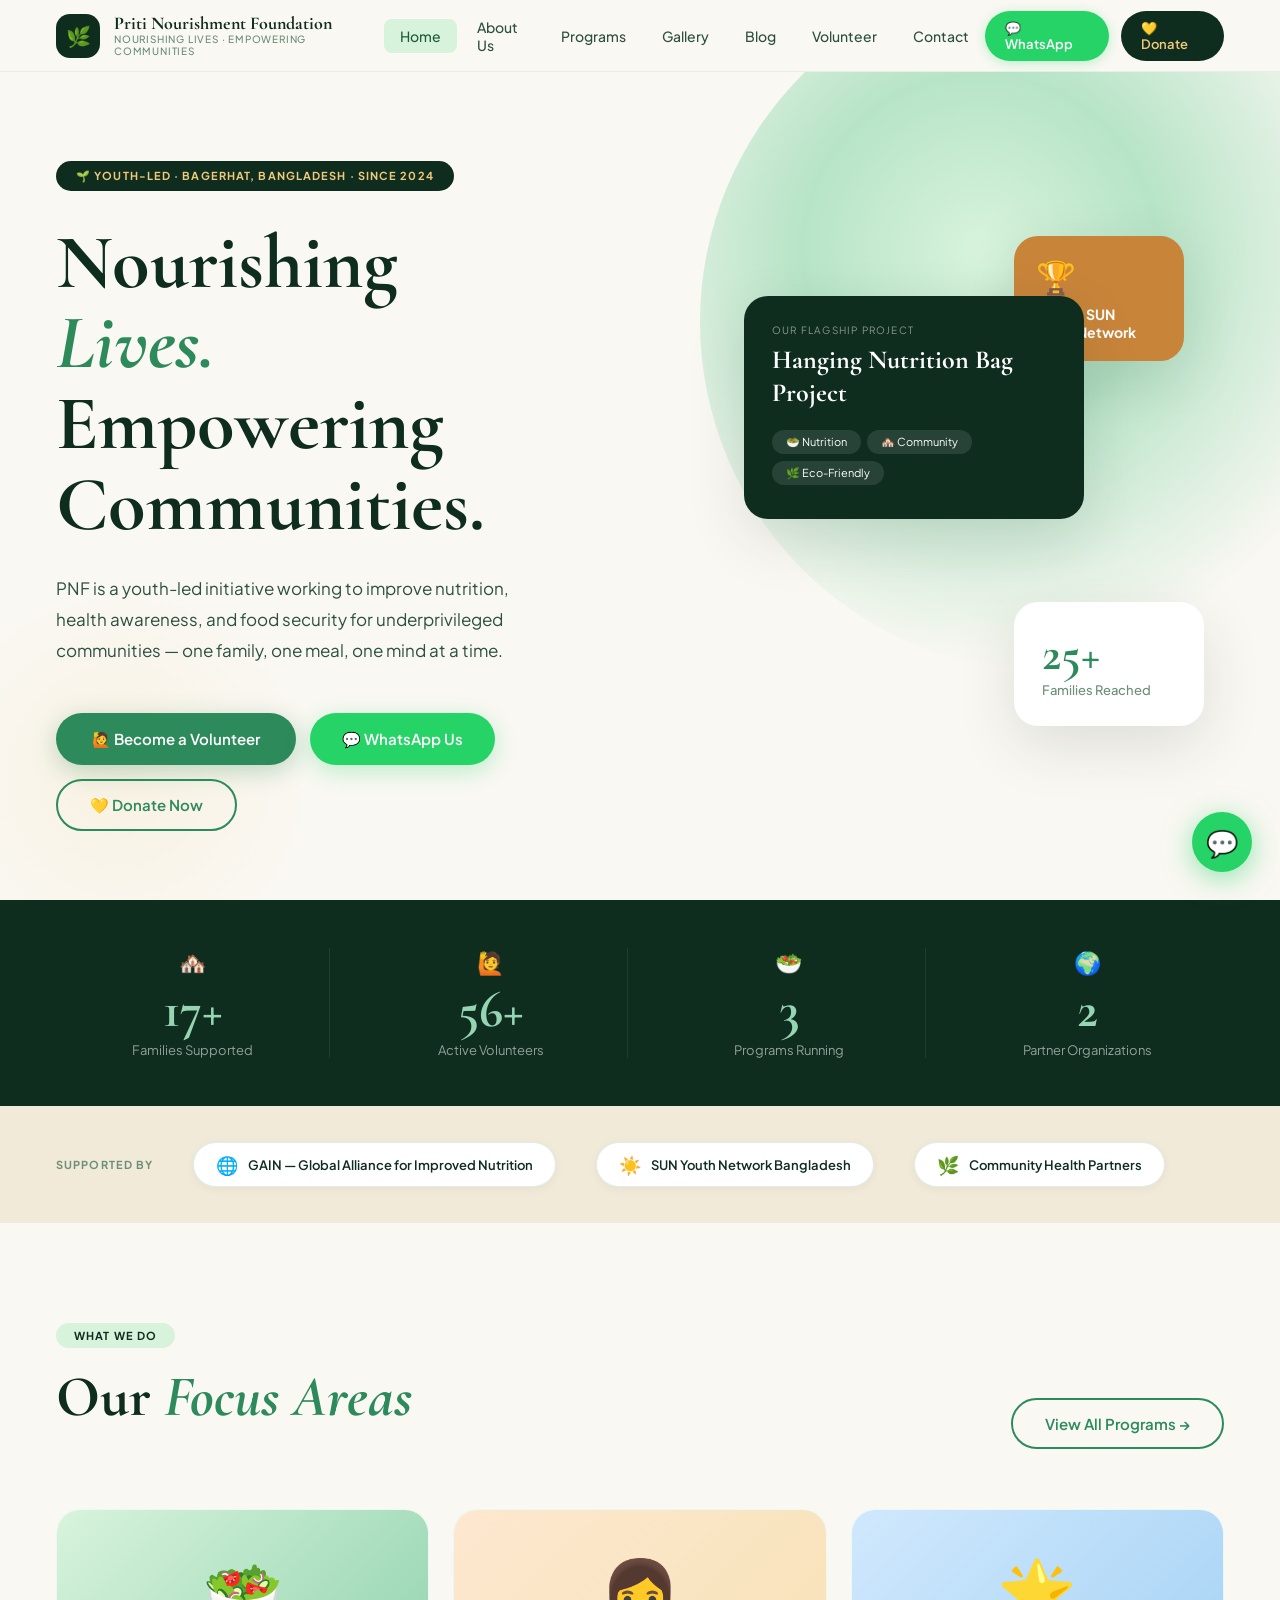
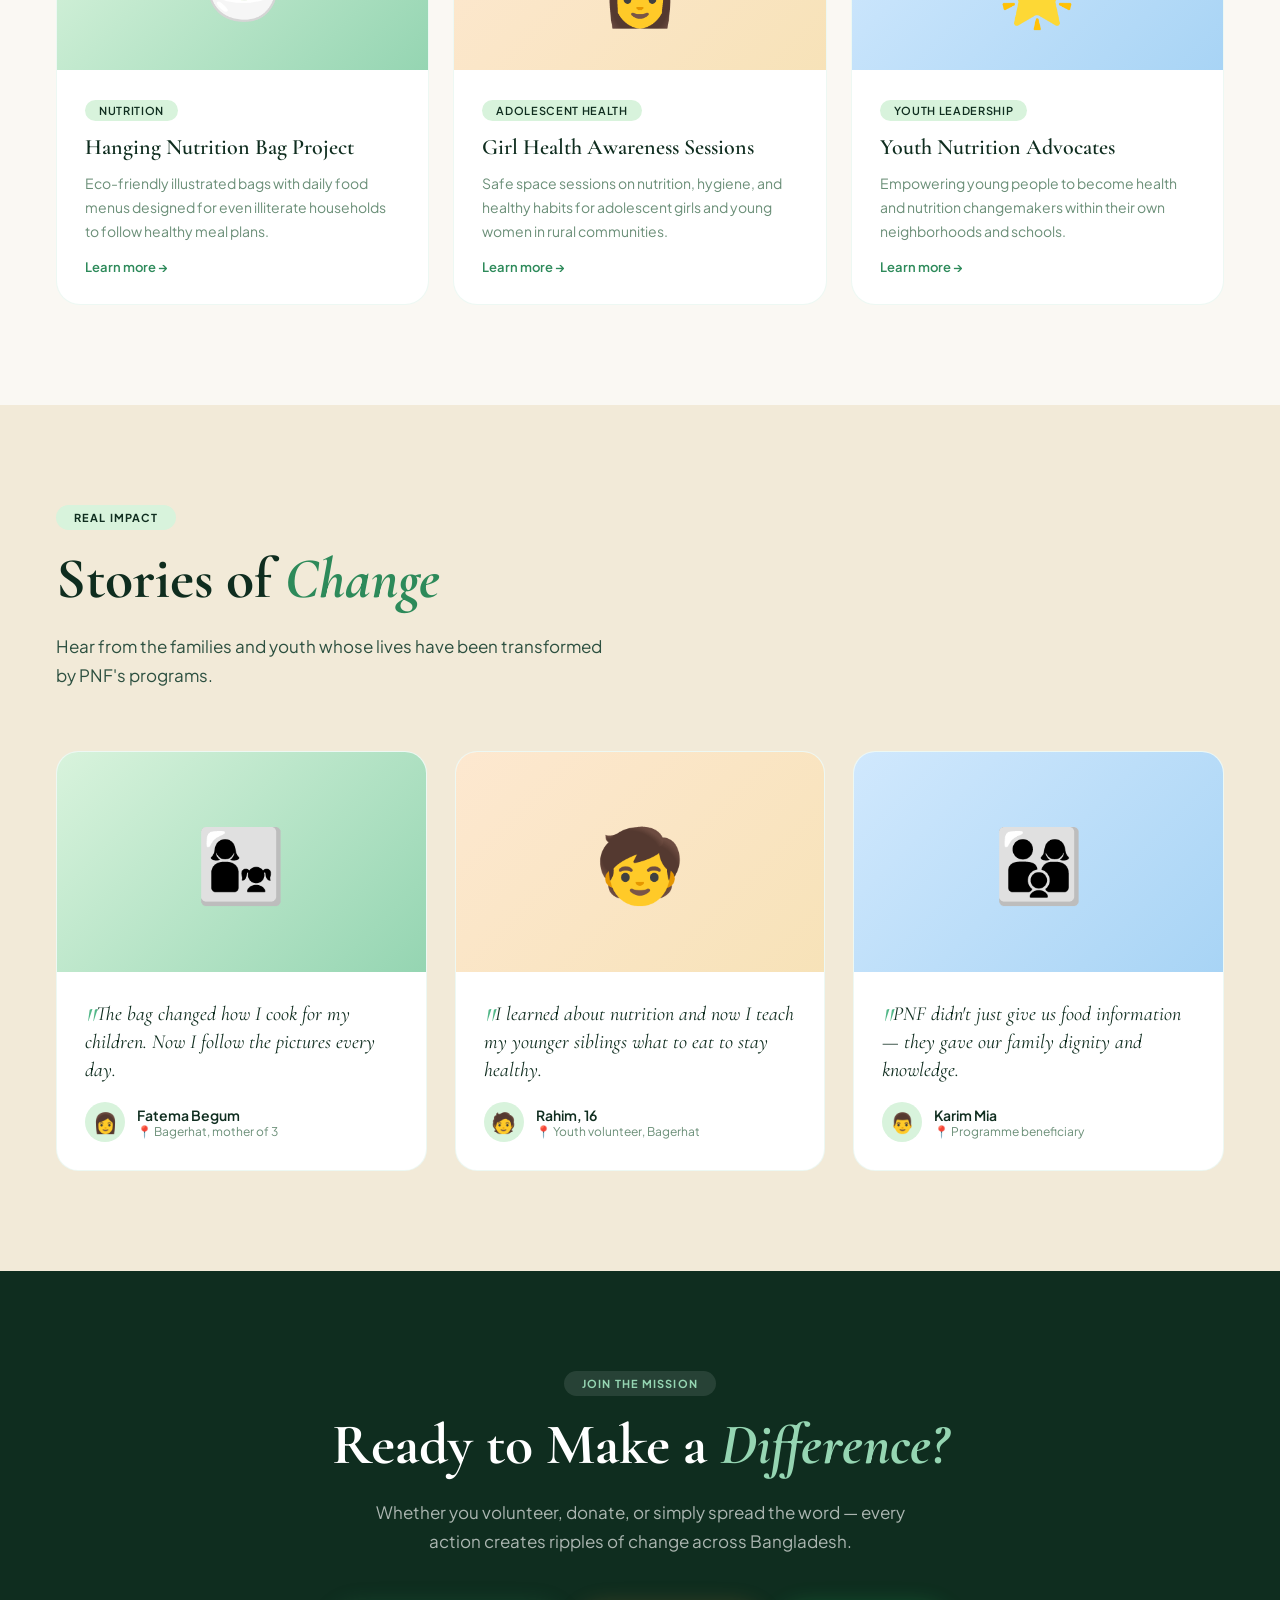
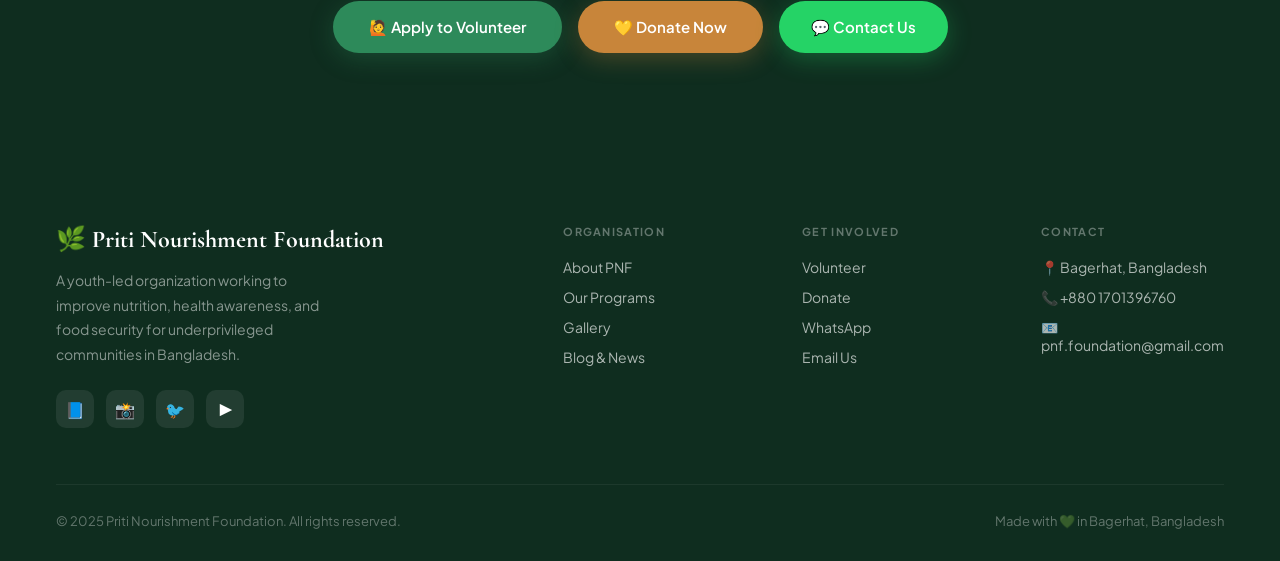
<file: data/website/pnf-website-v2.html>
<!DOCTYPE html>
<html lang="en">
<head>
<meta charset="UTF-8"/>
<meta name="viewport" content="width=device-width, initial-scale=1.0"/>
<title>Priti Nourishment Foundation — Nourishing Lives. Empowering Communities.</title>
<link href="https://fonts.googleapis.com/css2?family=Cormorant+Garamond:ital,wght@0,400;0,600;0,700;1,400;1,600&family=Plus+Jakarta+Sans:wght@300;400;500;600;700&display=swap" rel="stylesheet"/>
<style>
:root {
  --forest: #0f2d1f;
  --moss: #1e5c3a;
  --fern: #2d8a5a;
  --sage: #52b788;
  --mint: #95d5b2;
  --foam: #d8f3dc;
  --cream: #faf8f3;
  --parchment: #f2ead8;
  --gold: #c8853a;
  --gold-light: #f0c97a;
  --text: #0f2d1f;
  --text-mid: #2d5040;
  --text-soft: #6b8f78;
  --white: #ffffff;
  --shadow: 0 20px 60px rgba(15,45,31,.12);
  --shadow-lg: 0 40px 100px rgba(15,45,31,.18);
}

*, *::before, *::after { box-sizing: border-box; margin: 0; padding: 0; }
html { scroll-behavior: smooth; font-size: 16px; }
body { font-family: 'Plus Jakarta Sans', sans-serif; background: var(--cream); color: var(--text); overflow-x: hidden; }
img { max-width: 100%; display: block; }
a { text-decoration: none; }

/* ═══════════════════════════════════
   NAVIGATION
═══════════════════════════════════ */
.nav {
  position: fixed; top: 0; left: 0; right: 0; z-index: 1000;
  padding: 0 56px;
  background: rgba(250,248,243,0.95);
  backdrop-filter: blur(20px);
  border-bottom: 1px solid rgba(82,183,136,.12);
  transition: box-shadow .3s;
  height: 72px; display: flex; align-items: center; justify-content: space-between;
}
.nav.scrolled { box-shadow: 0 4px 40px rgba(15,45,31,.08); }

.nav-brand { display: flex; align-items: center; gap: 14px; }
.nav-icon {
  width: 44px; height: 44px; background: var(--forest);
  border-radius: 14px; display: flex; align-items: center; justify-content: center;
  font-size: 20px; flex-shrink: 0;
}
.nav-name { font-family: 'Cormorant Garamond', serif; font-size: 18px; font-weight: 700; color: var(--forest); line-height: 1.1; }
.nav-tagline { font-size: 10px; color: var(--text-soft); letter-spacing: .08em; text-transform: uppercase; font-weight: 500; }

.nav-menu { display: flex; align-items: center; gap: 4px; }
.nav-menu a {
  padding: 8px 16px; border-radius: 8px; font-size: 14px; font-weight: 500;
  color: var(--text-mid); transition: all .2s;
}
.nav-menu a:hover, .nav-menu a.active { background: var(--foam); color: var(--moss); }

.nav-actions { display: flex; align-items: center; gap: 12px; }
.btn-wa {
  display: flex; align-items: center; gap: 8px;
  background: #25d366; color: #fff;
  padding: 9px 20px; border-radius: 50px; font-size: 13px; font-weight: 600;
  transition: all .2s; box-shadow: 0 2px 12px rgba(37,211,102,.3);
}
.btn-wa:hover { background: #1db954; transform: translateY(-1px); box-shadow: 0 4px 20px rgba(37,211,102,.4); }
.btn-donate-nav {
  display: flex; align-items: center; gap: 6px;
  background: var(--forest); color: var(--gold-light);
  padding: 9px 20px; border-radius: 50px; font-size: 13px; font-weight: 600;
  transition: all .2s;
}
.btn-donate-nav:hover { background: var(--moss); transform: translateY(-1px); }

/* ═══════════════════════════════════
   PAGE SYSTEM
═══════════════════════════════════ */
.page { display: none; padding-top: 72px; min-height: 100vh; }
.page.active { display: block; }

/* ═══════════════════════════════════
   HERO — HOME
═══════════════════════════════════ */
.hero {
  min-height: calc(100vh - 72px);
  position: relative; overflow: hidden;
  display: grid; grid-template-columns: 1fr 480px;
  align-items: center; gap: 60px;
  padding: 80px 56px 60px;
  background: var(--cream);
}

.hero-orb {
  position: absolute; right: -120px; top: -100px;
  width: 700px; height: 700px;
  background: radial-gradient(circle at 40% 40%, #d8f3dc 0%, #b7e4c7 30%, transparent 70%);
  border-radius: 50%; pointer-events: none;
  animation: orbFloat 10s ease-in-out infinite;
}
.hero-orb2 {
  position: absolute; left: -80px; bottom: -80px;
  width: 400px; height: 400px;
  background: radial-gradient(circle, #f0c97a22 0%, transparent 70%);
  border-radius: 50%; pointer-events: none;
}
@keyframes orbFloat {
  0%,100%{transform:translate(0,0) scale(1)} 50%{transform:translate(-20px,-30px) scale(1.05)}
}

.hero-left { position: relative; z-index: 2; }

.hero-eyebrow {
  display: inline-flex; align-items: center; gap: 10px;
  background: var(--forest); color: var(--gold-light);
  padding: 8px 20px; border-radius: 50px; font-size: 11px;
  font-weight: 700; letter-spacing: .1em; text-transform: uppercase;
  margin-bottom: 32px; animation: slideIn .7s ease both;
}

.hero-h1 {
  font-family: 'Cormorant Garamond', serif;
  font-size: clamp(48px, 6vw, 80px); font-weight: 700; line-height: 1.05;
  color: var(--forest); margin-bottom: 28px;
  animation: slideIn .7s .1s ease both;
}
.hero-h1 .line2 { color: var(--fern); font-style: italic; }

.hero-p {
  font-size: 17px; line-height: 1.8; color: var(--text-mid);
  max-width: 500px; margin-bottom: 48px;
  animation: slideIn .7s .2s ease both;
}

.hero-btns { display: flex; flex-wrap: wrap; gap: 14px; animation: slideIn .7s .3s ease both; }

.btn-primary {
  display: inline-flex; align-items: center; gap: 10px;
  background: var(--fern); color: #fff;
  padding: 16px 36px; border-radius: 50px; font-size: 15px; font-weight: 600;
  transition: all .25s; box-shadow: 0 6px 24px rgba(45,138,90,.3);
}
.btn-primary:hover { background: var(--forest); transform: translateY(-2px); box-shadow: 0 10px 36px rgba(45,138,90,.4); }

.btn-secondary {
  display: inline-flex; align-items: center; gap: 10px;
  border: 2px solid var(--fern); color: var(--fern);
  padding: 14px 32px; border-radius: 50px; font-size: 15px; font-weight: 600;
  transition: all .25s; background: transparent;
}
.btn-secondary:hover { background: var(--fern); color: #fff; transform: translateY(-2px); }

.btn-wa-hero {
  display: inline-flex; align-items: center; gap: 10px;
  background: #25d366; color: #fff;
  padding: 16px 32px; border-radius: 50px; font-size: 15px; font-weight: 600;
  transition: all .25s; box-shadow: 0 6px 24px rgba(37,211,102,.3);
}
.btn-wa-hero:hover { background: #1db954; transform: translateY(-2px); }

/* Hero Right Visual */
.hero-right { position: relative; z-index: 2; animation: slideIn .8s .15s ease both; }

.hero-visual-wrap {
  position: relative; width: 460px; height: 520px;
}

.vis-card {
  position: absolute; border-radius: 24px; padding: 28px;
  animation: cardFloat 7s ease-in-out infinite;
  box-shadow: var(--shadow);
}
.vc-main {
  width: 340px; top: 60px; left: 0;
  background: var(--forest); color: #fff;
  animation-delay: 0s;
}
.vc-stat {
  width: 190px; bottom: 30px; right: 0;
  background: #fff; animation-delay: -3.5s; animation-duration: 5.5s;
}
.vc-badge {
  width: 170px; top: 0; right: 20px;
  background: var(--gold); color: #fff;
  padding: 20px 22px; animation-delay: -1.5s; animation-duration: 6s;
}
@keyframes cardFloat { 0%,100%{transform:translateY(0)} 50%{transform:translateY(-14px)} }

.vc-main .vc-label { font-size: 10px; letter-spacing: .12em; text-transform: uppercase; opacity: .5; margin-bottom: 8px; }
.vc-main .vc-title { font-family: 'Cormorant Garamond', serif; font-size: 26px; font-weight: 700; margin-bottom: 20px; line-height: 1.25; }
.vc-tag { display: inline-block; background: rgba(255,255,255,.1); padding: 5px 14px; border-radius: 20px; font-size: 11px; margin-right: 6px; margin-bottom: 6px; }

.vc-stat .big-num { font-family: 'Cormorant Garamond', serif; font-size: 48px; font-weight: 700; color: var(--fern); line-height: 1; }
.vc-stat .big-label { font-size: 13px; color: var(--text-soft); font-weight: 500; margin-top: 4px; }

.vc-badge .badge-icon { font-size: 32px; margin-bottom: 8px; }
.vc-badge .badge-text { font-size: 14px; font-weight: 700; line-height: 1.3; }

/* ═══════════════════════════════════
   IMPACT COUNTER BAR
═══════════════════════════════════ */
.impact-bar {
  background: var(--forest);
  padding: 48px 56px;
  display: grid; grid-template-columns: repeat(4,1fr); gap: 24px;
}
.impact-item { text-align: center; border-right: 1px solid rgba(255,255,255,.08); }
.impact-item:last-child { border-right: none; }
.impact-num {
  font-family: 'Cormorant Garamond', serif;
  font-size: 52px; font-weight: 700; color: var(--mint); line-height: 1;
  display: block;
}
.impact-label { font-size: 13px; color: rgba(255,255,255,.55); margin-top: 6px; font-weight: 400; }
.impact-icon { font-size: 22px; margin-bottom: 8px; }

/* ═══════════════════════════════════
   PARTNERS
═══════════════════════════════════ */
.partners-bar {
  background: var(--parchment); padding: 36px 56px;
  display: flex; align-items: center; gap: 40px; flex-wrap: wrap;
}
.partners-label { font-size: 11px; letter-spacing: .1em; text-transform: uppercase; color: var(--text-soft); font-weight: 700; flex-shrink: 0; }
.partner-pill {
  display: flex; align-items: center; gap: 10px;
  background: #fff; border: 1px solid rgba(45,138,90,.15);
  padding: 10px 22px; border-radius: 50px; font-size: 13px; font-weight: 600;
  color: var(--forest); box-shadow: 0 2px 10px rgba(15,45,31,.05);
}
.partner-pill span { font-size: 18px; }

/* ═══════════════════════════════════
   PROGRAMS SECTION
═══════════════════════════════════ */
.section { padding: 100px 56px; }
.section-alt { background: var(--parchment); }
.section-dark { background: var(--forest); color: #fff; }

.s-badge {
  display: inline-block; background: var(--foam); color: var(--forest);
  padding: 6px 18px; border-radius: 20px; font-size: 11px;
  font-weight: 700; letter-spacing: .1em; text-transform: uppercase; margin-bottom: 18px;
}
.s-badge-gold { background: rgba(200,133,58,.15); color: var(--gold); }
.s-badge-white { background: rgba(255,255,255,.1); color: var(--mint); }

.s-title {
  font-family: 'Cormorant Garamond', serif;
  font-size: clamp(36px, 4.5vw, 58px); font-weight: 700; line-height: 1.1;
  color: var(--forest); margin-bottom: 20px;
}
.s-title em { font-style: italic; color: var(--fern); }
.s-title-white { color: #fff; }
.s-title-white em { color: var(--mint); }

.s-sub { font-size: 17px; color: var(--text-mid); line-height: 1.75; max-width: 560px; }
.s-sub-white { color: rgba(255,255,255,.65); }

.s-header { margin-bottom: 60px; }
.s-header-flex { display: flex; justify-content: space-between; align-items: flex-end; flex-wrap: wrap; gap: 20px; margin-bottom: 60px; }

/* Programs grid */
.programs-grid {
  display: grid; grid-template-columns: repeat(3,1fr); gap: 24px;
}
.prog-card {
  background: #fff; border-radius: 24px; overflow: hidden;
  border: 1px solid rgba(82,183,136,.1);
  transition: all .3s; cursor: pointer;
}
.prog-card:hover { transform: translateY(-8px); box-shadow: var(--shadow-lg); }
.prog-banner {
  height: 160px; display: flex; align-items: center; justify-content: center;
  font-size: 64px; position: relative;
}
.pb-1 { background: linear-gradient(135deg, #d8f3dc, #95d5b2); }
.pb-2 { background: linear-gradient(135deg, #fde8d0, #f0c97a88); }
.pb-3 { background: linear-gradient(135deg, #d0e8fd, #a8d4f5); }
.pb-4 { background: linear-gradient(135deg, #fdd0e8, #f5a8d4); }
.pb-5 { background: linear-gradient(135deg, #e8d0fd, #c8a8f5); }
.pb-6 { background: linear-gradient(135deg, #d0fde8, #a8f5c8); }

.prog-body { padding: 28px; }
.prog-tag {
  display: inline-block; background: var(--foam); color: var(--forest);
  padding: 4px 14px; border-radius: 20px; font-size: 11px; font-weight: 600;
  text-transform: uppercase; letter-spacing: .06em; margin-bottom: 12px;
}
.prog-title { font-family: 'Cormorant Garamond', serif; font-size: 22px; font-weight: 600; color: var(--forest); margin-bottom: 10px; line-height: 1.3; }
.prog-desc { font-size: 14px; color: var(--text-soft); line-height: 1.7; }
.prog-link { display: inline-flex; align-items: center; gap: 6px; color: var(--fern); font-size: 13px; font-weight: 600; margin-top: 16px; transition: gap .2s; }
.prog-link:hover { gap: 10px; }

/* ═══════════════════════════════════
   ABOUT PAGE
═══════════════════════════════════ */
.about-hero {
  padding: 80px 56px 60px;
  background: var(--forest); color: #fff;
  display: grid; grid-template-columns: 1fr 1fr; gap: 80px; align-items: center;
}
.about-story { max-width: 560px; }
.about-story p { font-size: 16px; line-height: 1.85; color: rgba(255,255,255,.75); margin-bottom: 20px; }
.about-story p:first-of-type { font-size: 18px; color: rgba(255,255,255,.9); font-weight: 300; }

.about-quote {
  border-left: 3px solid var(--sage); padding-left: 28px; margin: 32px 0;
}
.about-quote blockquote { font-family: 'Cormorant Garamond', serif; font-size: 26px; font-style: italic; color: var(--mint); line-height: 1.4; }

.about-visual-side { position: relative; }
.about-img-grid {
  display: grid; grid-template-columns: 1fr 1fr; gap: 16px;
}
.about-img-card {
  border-radius: 20px; overflow: hidden; aspect-ratio: 1;
  display: flex; align-items: center; justify-content: center; font-size: 60px;
}
.aic-1 { background: linear-gradient(135deg, #1e5c3a, #2d8a5a); }
.aic-2 { background: linear-gradient(135deg, #c8853a, #f0c97a); grid-row: span 2; aspect-ratio: auto; }
.aic-3 { background: linear-gradient(135deg, #0f2d1f, #1e5c3a); }

/* Team */
.team-grid {
  display: grid; grid-template-columns: repeat(auto-fill, minmax(260px,1fr)); gap: 28px;
}
.team-card {
  background: #fff; border-radius: 24px; overflow: hidden;
  border: 1px solid rgba(82,183,136,.1);
  transition: all .3s;
}
.team-card:hover { transform: translateY(-6px); box-shadow: var(--shadow); }
.team-avatar {
  height: 200px; display: flex; align-items: center; justify-content: center;
  font-size: 72px; position: relative;
}
.ta-1 { background: linear-gradient(135deg, #d8f3dc, #52b788); }
.ta-2 { background: linear-gradient(135deg, #fde8d0, #c8853a66); }
.ta-3 { background: linear-gradient(135deg, #e8d0fd, #9a5fc8); }
.ta-4 { background: linear-gradient(135deg, #d0e8fd, #5f98c8); }
.ta-5 { background: linear-gradient(135deg, #fdd0e8, #c85f90); }
.ta-6 { background: linear-gradient(135deg, #d0fde8, #5fc894); }

.team-role {
  position: absolute; bottom: 12px; left: 12px;
  background: rgba(15,45,31,.75); color: var(--mint);
  padding: 4px 14px; border-radius: 20px; font-size: 11px; font-weight: 600;
  letter-spacing: .06em; text-transform: uppercase; backdrop-filter: blur(8px);
}
.team-info { padding: 22px; }
.team-name { font-family: 'Cormorant Garamond', serif; font-size: 20px; font-weight: 600; color: var(--forest); margin-bottom: 6px; }
.team-title { font-size: 13px; color: var(--text-soft); }
.team-bio { font-size: 13px; color: var(--text-mid); line-height: 1.6; margin-top: 10px; }

/* Values */
.values-grid { display: grid; grid-template-columns: repeat(3,1fr); gap: 24px; }
.value-card {
  padding: 36px; border-radius: 20px;
  border: 1px solid rgba(255,255,255,.08);
  background: rgba(255,255,255,.04);
  transition: background .2s;
}
.value-card:hover { background: rgba(255,255,255,.07); }
.value-icon { font-size: 36px; margin-bottom: 16px; }
.value-title { font-family: 'Cormorant Garamond', serif; font-size: 22px; font-weight: 600; color: #fff; margin-bottom: 10px; }
.value-desc { font-size: 14px; color: rgba(255,255,255,.55); line-height: 1.7; }

/* ═══════════════════════════════════
   GALLERY
═══════════════════════════════════ */
.gallery-grid {
  display: grid;
  grid-template-columns: repeat(4,1fr);
  grid-template-rows: auto;
  gap: 16px;
}
.gal-item {
  border-radius: 18px; overflow: hidden; position: relative; cursor: pointer;
  display: flex; align-items: center; justify-content: center;
  font-size: 56px; transition: transform .3s;
  aspect-ratio: 1;
}
.gal-item:hover { transform: scale(1.02); }
.gal-item.tall { grid-row: span 2; aspect-ratio: auto; }
.gal-item.wide { grid-column: span 2; aspect-ratio: 2/1; }

.gi-1 { background: linear-gradient(135deg, #d8f3dc, #52b788); }
.gi-2 { background: linear-gradient(135deg, #fde8d0, #f0c97a); }
.gi-3 { background: linear-gradient(135deg, #1e5c3a, #2d8a5a); color: #d8f3dc; }
.gi-4 { background: linear-gradient(135deg, #0f2d1f, #1e5c3a); color: #95d5b2; }
.gi-5 { background: linear-gradient(135deg, #fdd0e8, #f5a8d4); }
.gi-6 { background: linear-gradient(135deg, #d0e8fd, #a8d4f5); }
.gi-7 { background: linear-gradient(135deg, #e8fdd0, #c8f5a8); }
.gi-8 { background: linear-gradient(135deg, #c8853a, #f0c97a); color: #fff; }

.gal-overlay {
  position: absolute; inset: 0; background: rgba(15,45,31,0);
  display: flex; flex-direction: column; align-items: flex-start; justify-content: flex-end;
  padding: 20px; transition: background .3s;
}
.gal-item:hover .gal-overlay { background: rgba(15,45,31,.6); }
.gal-caption {
  color: #fff; font-size: 14px; font-weight: 600;
  opacity: 0; transform: translateY(10px); transition: all .3s;
}
.gal-item:hover .gal-caption { opacity: 1; transform: translateY(0); }

/* Story section */
.stories-grid { display: grid; grid-template-columns: repeat(3,1fr); gap: 28px; }
.story-card {
  background: #fff; border-radius: 22px; overflow: hidden;
  border: 1px solid rgba(82,183,136,.1); transition: all .3s;
}
.story-card:hover { transform: translateY(-6px); box-shadow: var(--shadow); }
.story-img {
  height: 220px; display: flex; align-items: center; justify-content: center; font-size: 72px;
}
.si-1 { background: linear-gradient(135deg, #d8f3dc, #95d5b2); }
.si-2 { background: linear-gradient(135deg, #fde8d0, #f0c97a88); }
.si-3 { background: linear-gradient(135deg, #d0e8fd, #a8d4f5); }

.story-body { padding: 28px; }
.story-quote {
  font-family: 'Cormorant Garamond', serif; font-size: 20px; font-style: italic;
  color: var(--forest); line-height: 1.4; margin-bottom: 16px;
}
.story-quote::before { content: '"'; color: var(--sage); font-size: 36px; line-height: 0; vertical-align: -12px; }
.story-person { display: flex; align-items: center; gap: 12px; margin-top: 18px; }
.story-avatar { width: 40px; height: 40px; border-radius: 50%; background: var(--foam); display: flex; align-items: center; justify-content: center; font-size: 20px; flex-shrink: 0; }
.story-pname { font-size: 14px; font-weight: 600; color: var(--forest); }
.story-ploc { font-size: 12px; color: var(--text-soft); }

/* ═══════════════════════════════════
   BLOG PAGE
═══════════════════════════════════ */
.blog-hero {
  background: var(--parchment); padding: 72px 56px 60px;
  text-align: center;
}
.blog-filters { display: flex; gap: 10px; flex-wrap: wrap; justify-content: center; margin-top: 36px; }
.filter-btn {
  padding: 9px 22px; border-radius: 50px; border: 2px solid rgba(45,138,90,.2);
  background: transparent; color: var(--text-mid); font-size: 13px; font-weight: 600;
  cursor: pointer; transition: all .2s; font-family: 'Plus Jakarta Sans', sans-serif;
}
.filter-btn.active, .filter-btn:hover {
  background: var(--forest); color: #fff; border-color: var(--forest);
}

.blog-grid-main {
  padding: 64px 56px;
  display: grid; grid-template-columns: 2fr 1fr; gap: 48px; align-items: start;
}

.posts-grid { display: grid; gap: 28px; }
.post-card {
  background: #fff; border-radius: 22px; overflow: hidden; display: grid;
  grid-template-columns: 240px 1fr; border: 1px solid rgba(82,183,136,.1);
  transition: all .3s; cursor: pointer;
}
.post-card:hover { transform: translateY(-4px); box-shadow: var(--shadow); }
.post-thumb {
  height: 100%; min-height: 180px; display: flex; align-items: center;
  justify-content: center; font-size: 60px;
}
.pt-1 { background: linear-gradient(135deg, #d8f3dc, #95d5b2); }
.pt-2 { background: linear-gradient(135deg, #fde8d0, #f0c97a); }
.pt-3 { background: linear-gradient(135deg, #d0e8fd, #a8d4f5); }
.pt-4 { background: linear-gradient(135deg, #fdd0e8, #f5a8d4); }

.post-content { padding: 28px; }
.post-tag {
  display: inline-block; background: var(--foam); color: var(--forest);
  padding: 4px 14px; border-radius: 20px; font-size: 11px; font-weight: 700;
  text-transform: uppercase; letter-spacing: .06em; margin-bottom: 12px;
}
.post-title { font-family: 'Cormorant Garamond', serif; font-size: 22px; font-weight: 600; color: var(--forest); margin-bottom: 10px; line-height: 1.3; }
.post-excerpt { font-size: 14px; color: var(--text-soft); line-height: 1.7; margin-bottom: 18px; }
.post-meta { display: flex; gap: 18px; font-size: 12px; color: var(--text-soft); }
.post-read { color: var(--fern); font-size: 13px; font-weight: 600; display: inline-flex; align-items: center; gap: 6px; margin-top: 14px; transition: gap .2s; }
.post-read:hover { gap: 10px; }

.blog-sidebar { position: sticky; top: 100px; }
.sidebar-card { background: #fff; border-radius: 22px; padding: 28px; margin-bottom: 24px; border: 1px solid rgba(82,183,136,.1); }
.sidebar-title { font-family: 'Cormorant Garamond', serif; font-size: 20px; font-weight: 600; color: var(--forest); margin-bottom: 20px; }
.sidebar-tag { display: inline-block; border: 1px solid rgba(45,138,90,.2); color: var(--text-mid); padding: 7px 16px; border-radius: 20px; font-size: 12px; font-weight: 500; margin: 0 6px 8px 0; transition: all .2s; cursor: pointer; }
.sidebar-tag:hover { background: var(--foam); border-color: var(--fern); color: var(--forest); }
.newsletter-input { width: 100%; padding: 12px 16px; border: 1px solid rgba(45,138,90,.2); border-radius: 12px; font-family: 'Plus Jakarta Sans', sans-serif; font-size: 14px; margin-bottom: 10px; outline: none; }
.newsletter-input:focus { border-color: var(--fern); }
.btn-subscribe { width: 100%; padding: 12px; background: var(--forest); color: #fff; border: none; border-radius: 12px; font-family: 'Plus Jakarta Sans', sans-serif; font-size: 14px; font-weight: 600; cursor: pointer; transition: background .2s; }
.btn-subscribe:hover { background: var(--moss); }

/* ═══════════════════════════════════
   VOLUNTEER PAGE
═══════════════════════════════════ */
.vol-hero {
  background: linear-gradient(135deg, var(--forest) 0%, var(--moss) 100%);
  padding: 80px 56px 0; display: grid; grid-template-columns: 1fr 1fr; gap: 80px; align-items: end;
}
.vol-hero-text { padding-bottom: 60px; }
.vol-hero-text p { color: rgba(255,255,255,.7); font-size: 17px; line-height: 1.75; margin-bottom: 32px; max-width: 480px; }
.vol-perks { display: flex; gap: 12px; flex-wrap: wrap; }
.perk-chip {
  display: flex; align-items: center; gap: 8px;
  background: rgba(255,255,255,.08); color: rgba(255,255,255,.8);
  padding: 8px 16px; border-radius: 50px; font-size: 13px; font-weight: 500;
  border: 1px solid rgba(255,255,255,.1);
}

.vol-form-wrap {
  background: #fff; border-radius: 28px 28px 0 0; padding: 48px; box-shadow: 0 -20px 60px rgba(15,45,31,.2);
}
.vol-form-title { font-family: 'Cormorant Garamond', serif; font-size: 28px; font-weight: 700; color: var(--forest); margin-bottom: 8px; }
.vol-form-sub { font-size: 14px; color: var(--text-soft); margin-bottom: 32px; }

.form-row { display: grid; grid-template-columns: 1fr 1fr; gap: 18px; margin-bottom: 18px; }
.form-row.full { grid-template-columns: 1fr; }
.fg label { display: block; font-size: 12px; font-weight: 700; letter-spacing: .06em; text-transform: uppercase; color: var(--text-soft); margin-bottom: 8px; }
.fg input, .fg select, .fg textarea {
  width: 100%; padding: 14px 18px; border: 2px solid rgba(45,138,90,.15);
  border-radius: 14px; font-family: 'Plus Jakarta Sans', sans-serif; font-size: 14px;
  color: var(--text); outline: none; transition: border-color .2s; background: #fff;
}
.fg input:focus, .fg select:focus, .fg textarea:focus { border-color: var(--fern); }
.fg textarea { resize: vertical; }

.interest-checks { display: flex; flex-wrap: wrap; gap: 10px; }
.interest-check input[type=checkbox] { display: none; }
.interest-check label {
  display: flex; align-items: center; gap: 8px; cursor: pointer;
  border: 2px solid rgba(45,138,90,.2); padding: 9px 18px; border-radius: 50px;
  font-size: 13px; font-weight: 500; color: var(--text-mid); transition: all .2s;
}
.interest-check input:checked + label { background: var(--forest); color: #fff; border-color: var(--forest); }

.btn-vol-submit {
  width: 100%; padding: 18px; background: var(--fern); color: #fff; border: none;
  border-radius: 16px; font-family: 'Plus Jakarta Sans', sans-serif; font-size: 16px;
  font-weight: 700; cursor: pointer; transition: all .25s; margin-top: 8px;
  box-shadow: 0 6px 24px rgba(45,138,90,.3);
}
.btn-vol-submit:hover { background: var(--forest); transform: translateY(-2px); }

.vol-stats { padding: 72px 56px; background: var(--parchment); }
.vol-stats-grid { display: grid; grid-template-columns: repeat(4,1fr); gap: 24px; margin-top: 48px; }
.vs-card {
  background: #fff; border-radius: 20px; padding: 32px; text-align: center;
  border: 1px solid rgba(82,183,136,.12); transition: all .3s;
}
.vs-card:hover { transform: translateY(-4px); box-shadow: var(--shadow); }
.vs-icon { font-size: 36px; margin-bottom: 12px; }
.vs-num { font-family: 'Cormorant Garamond', serif; font-size: 44px; font-weight: 700; color: var(--fern); }
.vs-label { font-size: 13px; color: var(--text-soft); margin-top: 4px; }

/* ═══════════════════════════════════
   DONATE PAGE
═══════════════════════════════════ */
.donate-hero {
  background: var(--forest); padding: 80px 56px; color: #fff; text-align: center;
}
.donate-hero p { color: rgba(255,255,255,.65); font-size: 18px; max-width: 560px; margin: 16px auto 0; line-height: 1.7; }

.donate-main { padding: 72px 56px; display: grid; grid-template-columns: 1fr 1fr; gap: 80px; align-items: start; }

.donate-impact h3 { font-family: 'Cormorant Garamond', serif; font-size: 32px; font-weight: 700; color: var(--forest); margin-bottom: 32px; }
.impact-row {
  display: flex; align-items: flex-start; gap: 20px; padding: 24px 0;
  border-bottom: 1px solid rgba(82,183,136,.12);
}
.impact-row:last-child { border-bottom: none; }
.impact-amount { font-family: 'Cormorant Garamond', serif; font-size: 32px; font-weight: 700; color: var(--fern); min-width: 100px; }
.impact-desc strong { display: block; font-size: 15px; color: var(--forest); margin-bottom: 4px; }
.impact-desc span { font-size: 13px; color: var(--text-soft); }

.donate-box {
  background: var(--parchment); border-radius: 28px; padding: 44px;
  position: sticky; top: 100px;
}
.donate-box h3 { font-family: 'Cormorant Garamond', serif; font-size: 26px; font-weight: 700; color: var(--forest); margin-bottom: 24px; }
.amount-grid { display: grid; grid-template-columns: repeat(3,1fr); gap: 10px; margin-bottom: 20px; }
.amt-btn {
  padding: 14px; border: 2px solid rgba(45,138,90,.25); border-radius: 14px;
  background: #fff; font-family: 'Plus Jakarta Sans', sans-serif; font-size: 16px;
  font-weight: 700; color: var(--text-mid); cursor: pointer; transition: all .2s;
}
.amt-btn:hover, .amt-btn.active { background: var(--forest); color: var(--gold-light); border-color: var(--forest); }
.custom-input { width: 100%; padding: 14px 18px; border: 2px solid rgba(45,138,90,.2); border-radius: 14px; font-family: 'Plus Jakarta Sans', sans-serif; font-size: 15px; outline: none; margin-bottom: 20px; }
.custom-input:focus { border-color: var(--fern); }
.donate-methods { display: grid; grid-template-columns: 1fr 1fr; gap: 12px; }
.donate-method {
  display: flex; align-items: center; gap: 10px; padding: 14px 18px; border-radius: 14px;
  font-size: 13px; font-weight: 600; text-align: left; border: none; cursor: pointer;
  transition: all .2s; font-family: 'Plus Jakarta Sans', sans-serif;
}
.dm-wa { background: #25d366; color: #fff; }
.dm-wa:hover { background: #1db954; }
.dm-bkash { background: #e40046; color: #fff; }
.dm-bkash:hover { background: #c2003c; }
.dm-email { background: var(--forest); color: #fff; grid-column: span 2; justify-content: center; }
.dm-email:hover { background: var(--moss); }

/* ═══════════════════════════════════
   CONTACT PAGE
═══════════════════════════════════ */
.contact-layout { padding: 80px 56px; display: grid; grid-template-columns: 1fr 1fr; gap: 80px; align-items: start; }
.contact-left { }
.contact-right { }

.contact-info-list { margin-top: 40px; display: flex; flex-direction: column; gap: 16px; }
.ci-row {
  display: flex; align-items: flex-start; gap: 16px; padding: 20px 24px;
  background: var(--parchment); border-radius: 16px; transition: box-shadow .2s;
}
.ci-row:hover { box-shadow: var(--shadow); }
.ci-icon { width: 46px; height: 46px; background: var(--foam); border-radius: 12px; display: flex; align-items: center; justify-content: center; font-size: 20px; flex-shrink: 0; }
.ci-label { font-size: 11px; text-transform: uppercase; letter-spacing: .08em; color: var(--text-soft); font-weight: 700; margin-bottom: 4px; }
.ci-value { font-size: 15px; color: var(--forest); font-weight: 500; }
.ci-value a { color: var(--fern); }

.contact-form { background: var(--parchment); border-radius: 28px; padding: 44px; }
.cf-title { font-family: 'Cormorant Garamond', serif; font-size: 28px; font-weight: 700; color: var(--forest); margin-bottom: 6px; }
.cf-sub { font-size: 14px; color: var(--text-soft); margin-bottom: 32px; }

/* ═══════════════════════════════════
   FOOTER
═══════════════════════════════════ */
.footer {
  background: var(--forest); color: #fff; padding: 72px 56px 32px;
}
.footer-grid { display: grid; grid-template-columns: 2.5fr 1fr 1fr 1fr; gap: 60px; margin-bottom: 56px; }
.footer-brand .fb-logo { font-family: 'Cormorant Garamond', serif; font-size: 24px; font-weight: 700; margin-bottom: 14px; display: flex; align-items: center; gap: 10px; }
.footer-brand p { font-size: 14px; color: rgba(255,255,255,.5); line-height: 1.75; max-width: 280px; margin-bottom: 24px; }
.footer-socials { display: flex; gap: 12px; }
.social-btn { width: 38px; height: 38px; border-radius: 10px; background: rgba(255,255,255,.08); display: flex; align-items: center; justify-content: center; font-size: 16px; transition: background .2s; cursor: pointer; }
.social-btn:hover { background: rgba(255,255,255,.15); }
.footer-col h4 { font-size: 11px; letter-spacing: .12em; text-transform: uppercase; color: rgba(255,255,255,.35); margin-bottom: 20px; font-weight: 700; }
.footer-col a { display: block; color: rgba(255,255,255,.65); font-size: 14px; margin-bottom: 12px; transition: color .2s; }
.footer-col a:hover { color: var(--mint); }
.footer-bottom { border-top: 1px solid rgba(255,255,255,.06); padding-top: 28px; display: flex; justify-content: space-between; align-items: center; font-size: 13px; color: rgba(255,255,255,.35); }

/* ═══════════════════════════════════
   UTILITIES
═══════════════════════════════════ */
@keyframes slideIn { from{opacity:0;transform:translateY(28px)} to{opacity:1;transform:translateY(0)} }

.fade-in { opacity: 0; transform: translateY(28px); transition: opacity .7s ease, transform .7s ease; }
.fade-in.visible { opacity: 1; transform: none; }

.wa-float {
  position: fixed; bottom: 28px; right: 28px; z-index: 999;
  width: 60px; height: 60px; border-radius: 50%; background: #25d366;
  display: flex; align-items: center; justify-content: center;
  font-size: 26px; box-shadow: 0 6px 28px rgba(37,211,102,.5);
  transition: transform .2s; animation: waPulse 2.5s infinite;
}
.wa-float:hover { transform: scale(1.12); }
@keyframes waPulse { 0%,100%{box-shadow:0 6px 28px rgba(37,211,102,.5)} 50%{box-shadow:0 6px 36px rgba(37,211,102,.75)} }

.success-toast {
  display: none; position: fixed; bottom: 100px; right: 28px; z-index: 9999;
  background: var(--fern); color: #fff; padding: 16px 24px; border-radius: 14px;
  font-size: 14px; font-weight: 600; box-shadow: 0 8px 32px rgba(45,138,90,.4);
  animation: toastIn .3s ease;
}
@keyframes toastIn { from{opacity:0;transform:translateY(20px)} to{opacity:1;transform:translateY(0)} }

@media (max-width:1024px) {
  .nav { padding: 0 24px; }
  .nav-menu { display: none; }
  .hero, .about-hero, .vol-hero, .donate-main, .contact-layout { grid-template-columns: 1fr; gap: 40px; }
  .hero-right, .about-visual-side { display: none; }
  .impact-bar, .vol-stats-grid { grid-template-columns: repeat(2,1fr); }
  .programs-grid, .stories-grid, .team-grid { grid-template-columns: repeat(2,1fr); }
  .blog-grid-main { grid-template-columns: 1fr; }
  .post-card { grid-template-columns: 1fr; }
  .post-thumb { height: 160px; }
  .footer-grid { grid-template-columns: 1fr 1fr; gap: 32px; }
  .gallery-grid { grid-template-columns: repeat(2,1fr); }
  .gal-item.wide { grid-column: span 1; aspect-ratio: 1; }
  .section, .blog-grid-main, .vol-stats, .donate-main, .contact-layout { padding-left: 24px; padding-right: 24px; }
  .impact-bar, .partners-bar, .footer { padding-left: 24px; padding-right: 24px; }
  .hero, .about-hero, .vol-hero, .donate-hero, .blog-hero { padding-left: 24px; padding-right: 24px; }
}
@media (max-width:600px) {
  .programs-grid, .stories-grid, .values-grid { grid-template-columns: 1fr; }
  .form-row { grid-template-columns: 1fr; }
  .amount-grid { grid-template-columns: repeat(2,1fr); }
}
</style>
</head>
<body>

<!-- WhatsApp Float -->
<a href="https://wa.me/8801701396760" target="_blank" class="wa-float">💬</a>
<div class="success-toast" id="toast">✅ Submitted! We'll contact you within 48 hours.</div>

<!-- ══════════════ NAV ══════════════ -->
<nav class="nav" id="mainNav">
  <div class="nav-brand">
    <div class="nav-icon">🌿</div>
    <div>
      <div class="nav-name">Priti Nourishment Foundation</div>
      <div class="nav-tagline">Nourishing Lives · Empowering Communities</div>
    </div>
  </div>
  <div class="nav-menu">
    <a href="#" onclick="showPage('home',this)" class="active">Home</a>
    <a href="#" onclick="showPage('about',this)">About Us</a>
    <a href="#" onclick="showPage('programs',this)">Programs</a>
    <a href="#" onclick="showPage('gallery',this)">Gallery</a>
    <a href="#" onclick="showPage('blog',this)">Blog</a>
    <a href="#" onclick="showPage('volunteer',this)">Volunteer</a>
    <a href="#" onclick="showPage('contact',this)">Contact</a>
  </div>
  <div class="nav-actions">
    <a href="https://wa.me/8801701396760" target="_blank" class="btn-wa">💬 WhatsApp</a>
    <a href="#" onclick="showPage('donate',this)" class="btn-donate-nav">💛 Donate</a>
  </div>
</nav>

<!-- ══════════════════════════════════
     HOME PAGE
══════════════════════════════════ -->
<div id="page-home" class="page active">

  <!-- Hero -->
  <section class="hero">
    <div class="hero-orb"></div>
    <div class="hero-orb2"></div>
    <div class="hero-left">
      <div class="hero-eyebrow">🌱 Youth-Led · Bagerhat, Bangladesh · Since 2024</div>
      <h1 class="hero-h1">
        Nourishing<br>
        <span class="line2">Lives.</span><br>
        Empowering<br>Communities.
      </h1>
      <p class="hero-p">PNF is a youth-led initiative working to improve nutrition, health awareness, and food security for underprivileged communities — one family, one meal, one mind at a time.</p>
      <div class="hero-btns">
        <a href="#" onclick="showPage('volunteer')" class="btn-primary">🙋 Become a Volunteer</a>
        <a href="https://wa.me/8801701396760" target="_blank" class="btn-wa-hero">💬 WhatsApp Us</a>
        <a href="#" onclick="showPage('donate')" class="btn-secondary">💛 Donate Now</a>
      </div>
    </div>
    <div class="hero-right">
      <div class="hero-visual-wrap">
        <div class="vis-card vc-badge">
          <div class="badge-icon">🏆</div>
          <div class="badge-text">GAIN & SUN<br>Youth Network</div>
        </div>
        <div class="vis-card vc-main">
          <div class="vc-label">Our Flagship Project</div>
          <div class="vc-title">Hanging Nutrition Bag Project</div>
          <div><span class="vc-tag">🥗 Nutrition</span><span class="vc-tag">🏘️ Community</span><span class="vc-tag">🌿 Eco-Friendly</span></div>
        </div>
        <div class="vis-card vc-stat">
          <div class="big-num">25+</div>
          <div class="big-label">Families Reached</div>
        </div>
      </div>
    </div>
  </section>

  <!-- Impact Counter -->
  <div class="impact-bar">
    <div class="impact-item fade-in">
      <div class="impact-icon">🏘️</div>
      <span class="impact-num" data-target="25">0</span>
      <div class="impact-label">Families Supported</div>
    </div>
    <div class="impact-item fade-in" style="transition-delay:.1s">
      <div class="impact-icon">🙋</div>
      <span class="impact-num" data-target="80">0</span>
      <div class="impact-label">Active Volunteers</div>
    </div>
    <div class="impact-item fade-in" style="transition-delay:.2s">
      <div class="impact-icon">🥗</div>
      <span class="impact-num" data-target="5">0</span>
      <div class="impact-label">Programs Running</div>
    </div>
    <div class="impact-item fade-in" style="transition-delay:.3s">
      <div class="impact-icon">🌍</div>
      <span class="impact-num" data-target="3">0</span>
      <div class="impact-label">Partner Organizations</div>
    </div>
  </div>

  <!-- Partners -->
  <div class="partners-bar fade-in">
    <span class="partners-label">Supported By</span>
    <div class="partner-pill"><span>🌐</span> GAIN — Global Alliance for Improved Nutrition</div>
    <div class="partner-pill"><span>☀️</span> SUN Youth Network Bangladesh</div>
    <div class="partner-pill"><span>🌿</span> Community Health Partners</div>
  </div>

  <!-- Programs preview -->
  <section class="section">
    <div class="s-header-flex fade-in">
      <div>
        <div class="s-badge">What We Do</div>
        <h2 class="s-title">Our <em>Focus Areas</em></h2>
      </div>
      <a href="#" onclick="showPage('programs')" class="btn-secondary" style="flex-shrink:0">View All Programs →</a>
    </div>
    <div class="programs-grid">
      <div class="prog-card fade-in">
        <div class="prog-banner pb-1">🥗</div>
        <div class="prog-body">
          <span class="prog-tag">Nutrition</span>
          <div class="prog-title">Hanging Nutrition Bag Project</div>
          <div class="prog-desc">Eco-friendly illustrated bags with daily food menus designed for even illiterate households to follow healthy meal plans.</div>
          <a href="#" onclick="showPage('programs')" class="prog-link">Learn more →</a>
        </div>
      </div>
      <div class="prog-card fade-in" style="transition-delay:.1s">
        <div class="prog-banner pb-2">👩</div>
        <div class="prog-body">
          <span class="prog-tag">Adolescent Health</span>
          <div class="prog-title">Girl Health Awareness Sessions</div>
          <div class="prog-desc">Safe space sessions on nutrition, hygiene, and healthy habits for adolescent girls and young women in rural communities.</div>
          <a href="#" onclick="showPage('programs')" class="prog-link">Learn more →</a>
        </div>
      </div>
      <div class="prog-card fade-in" style="transition-delay:.2s">
        <div class="prog-banner pb-3">🌟</div>
        <div class="prog-body">
          <span class="prog-tag">Youth Leadership</span>
          <div class="prog-title">Youth Nutrition Advocates</div>
          <div class="prog-desc">Empowering young people to become health and nutrition changemakers within their own neighborhoods and schools.</div>
          <a href="#" onclick="showPage('programs')" class="prog-link">Learn more →</a>
        </div>
      </div>
    </div>
  </section>

  <!-- Stories preview -->
  <section class="section section-alt">
    <div class="s-header fade-in">
      <div class="s-badge">Real Impact</div>
      <h2 class="s-title">Stories of <em>Change</em></h2>
      <p class="s-sub">Hear from the families and youth whose lives have been transformed by PNF's programs.</p>
    </div>
    <div class="stories-grid">
      <div class="story-card fade-in">
        <div class="story-img si-1">👩‍👧</div>
        <div class="story-body">
          <div class="story-quote">The bag changed how I cook for my children. Now I follow the pictures every day.</div>
          <div class="story-person">
            <div class="story-avatar">👩</div>
            <div><div class="story-pname">Fatema Begum</div><div class="story-ploc">📍 Bagerhat, mother of 3</div></div>
          </div>
        </div>
      </div>
      <div class="story-card fade-in" style="transition-delay:.1s">
        <div class="story-img si-2">🧒</div>
        <div class="story-body">
          <div class="story-quote">I learned about nutrition and now I teach my younger siblings what to eat to stay healthy.</div>
          <div class="story-person">
            <div class="story-avatar">🧑</div>
            <div><div class="story-pname">Rahim, 16</div><div class="story-ploc">📍 Youth volunteer, Bagerhat</div></div>
          </div>
        </div>
      </div>
      <div class="story-card fade-in" style="transition-delay:.2s">
        <div class="story-img si-3">👨‍👩‍👦</div>
        <div class="story-body">
          <div class="story-quote">PNF didn't just give us food information — they gave our family dignity and knowledge.</div>
          <div class="story-person">
            <div class="story-avatar">👨</div>
            <div><div class="story-pname">Karim Mia</div><div class="story-ploc">📍 Programme beneficiary</div></div>
          </div>
        </div>
      </div>
    </div>
  </section>

  <!-- CTA -->
  <section class="section section-dark" style="text-align:center">
    <div class="s-badge s-badge-white fade-in">Join the Mission</div>
    <h2 class="s-title s-title-white fade-in" style="margin:0 auto 20px; max-width:620px">Ready to Make a <em>Difference?</em></h2>
    <p class="s-sub s-sub-white fade-in" style="margin: 0 auto 44px">Whether you volunteer, donate, or simply spread the word — every action creates ripples of change across Bangladesh.</p>
    <div style="display:flex;gap:16px;justify-content:center;flex-wrap:wrap" class="fade-in">
      <a href="#" onclick="showPage('volunteer')" class="btn-primary">🙋 Apply to Volunteer</a>
      <a href="#" onclick="showPage('donate')" style="background:var(--gold);color:#fff;box-shadow:0 6px 24px rgba(200,133,58,.3)" class="btn-primary">💛 Donate Now</a>
      <a href="https://wa.me/8801701396760" target="_blank" class="btn-wa-hero">💬 Contact Us</a>
    </div>
  </section>

  <footer class="footer">
    <div class="footer-grid">
      <div class="footer-brand">
        <div class="fb-logo">🌿 Priti Nourishment Foundation</div>
        <p>A youth-led organization working to improve nutrition, health awareness, and food security for underprivileged communities in Bangladesh.</p>
        <div class="footer-socials">
          <div class="social-btn">📘</div>
          <div class="social-btn">📸</div>
          <div class="social-btn">🐦</div>
          <div class="social-btn">▶️</div>
        </div>
      </div>
      <div class="footer-col">
        <h4>Organisation</h4>
        <a href="#" onclick="showPage('about')">About PNF</a>
        <a href="#" onclick="showPage('programs')">Our Programs</a>
        <a href="#" onclick="showPage('gallery')">Gallery</a>
        <a href="#" onclick="showPage('blog')">Blog & News</a>
      </div>
      <div class="footer-col">
        <h4>Get Involved</h4>
        <a href="#" onclick="showPage('volunteer')">Volunteer</a>
        <a href="#" onclick="showPage('donate')">Donate</a>
        <a href="https://wa.me/8801701396760" target="_blank">WhatsApp</a>
        <a href="mailto:pnf.foundation@gmail.com">Email Us</a>
      </div>
      <div class="footer-col">
        <h4>Contact</h4>
        <a href="#">📍 Bagerhat, Bangladesh</a>
        <a href="tel:+8801701396760">📞 +880 1701396760</a>
        <a href="mailto:pnf.foundation@gmail.com">📧 pnf.foundation@gmail.com</a>
      </div>
    </div>
    <div class="footer-bottom">
      <span>© 2025 Priti Nourishment Foundation. All rights reserved.</span>
      <span>Made with 💚 in Bagerhat, Bangladesh</span>
    </div>
  </footer>
</div>

<!-- ══════════════════════════════════
     ABOUT PAGE
══════════════════════════════════ -->
<div id="page-about" class="page">
  <div class="about-hero">
    <div class="about-story">
      <div class="s-badge s-badge-white" style="margin-bottom:24px">Our Story</div>
      <h1 class="s-title s-title-white" style="margin-bottom:28px">Born from a <em style="color:var(--mint)">Bag Full<br>of Hope</em></h1>
      <p>The Priti Nourishment Foundation began with a simple but powerful idea: what if we could help families eat better without needing to read? In 2024, a group of passionate young people in Bagerhat, Bangladesh, set out to do exactly that.</p>
      <p>Supported by GAIN and the SUN Youth Network Bangladesh, we launched the <strong style="color:var(--mint)">Hanging Nutrition Bag Project</strong> — eco-friendly bags with illustrated daily food menus, distributed to 25 low-income families. The bags used pictures, not words, so every household could follow along.</p>
      <div class="about-quote">
        <blockquote>We believe nutrition is not only about food, but also dignity, awareness, and sustainable care.</blockquote>
      </div>
      <p>That project became the foundation — and the inspiration — for everything PNF does today.</p>
    </div>
    <div class="about-visual-side">
      <div class="about-img-grid">
        <div class="about-img-card aic-1">🥗</div>
        <div class="about-img-card aic-2">🌿</div>
        <div class="about-img-card aic-3">👩‍👧</div>
      </div>
    </div>
  </div>

  <!-- Mission & Vision -->
  <section class="section">
    <div class="fade-in" style="display:grid;grid-template-columns:1fr 1fr;gap:40px;margin-bottom:72px">
      <div style="background:var(--foam);border-radius:24px;padding:40px">
        <div style="font-size:36px;margin-bottom:16px">🏹</div>
        <h3 style="font-family:'Cormorant Garamond',serif;font-size:28px;font-weight:700;color:var(--forest);margin-bottom:14px">Our Mission</h3>
        <p style="font-size:16px;color:var(--text-mid);line-height:1.75">To improve nutrition and health outcomes for underprivileged communities through education, awareness, and sustainable community-based programs.</p>
      </div>
      <div style="background:var(--forest);border-radius:24px;padding:40px;color:#fff">
        <div style="font-size:36px;margin-bottom:16px">🌍</div>
        <h3 style="font-family:'Cormorant Garamond',serif;font-size:28px;font-weight:700;color:var(--mint);margin-bottom:14px">Our Vision</h3>
        <p style="font-size:16px;color:rgba(255,255,255,.75);line-height:1.75">A world where every individual, regardless of background, has access to nutritious food, health knowledge, and a dignified life.</p>
      </div>
    </div>
  </section>

  <!-- Values -->
  <section class="section section-dark" style="padding-top:72px;padding-bottom:72px">
    <div class="s-header fade-in">
      <div class="s-badge s-badge-white">What Drives Us</div>
      <h2 class="s-title s-title-white">Our <em>Core Values</em></h2>
    </div>
    <div class="values-grid">
      <div class="value-card fade-in"><div class="value-icon">💚</div><div class="value-title">Dignity First</div><div class="value-desc">Every person deserves access to healthy food and health knowledge without judgment or shame.</div></div>
      <div class="value-card fade-in" style="transition-delay:.1s"><div class="value-icon">🌿</div><div class="value-title">Community Rooted</div><div class="value-desc">We work with communities, not for them — building local solutions led by local youth.</div></div>
      <div class="value-card fade-in" style="transition-delay:.2s"><div class="value-icon">🌟</div><div class="value-title">Youth Power</div><div class="value-desc">Young people are not the future — they are the present. We put youth at the center of everything.</div></div>
      <div class="value-card fade-in" style="transition-delay:.3s"><div class="value-icon">📊</div><div class="value-title">Evidence Driven</div><div class="value-desc">Our programs are built on research and we track impact to continuously improve what we do.</div></div>
      <div class="value-card fade-in" style="transition-delay:.4s"><div class="value-icon">🤝</div><div class="value-title">Inclusive</div><div class="value-desc">We design for everyone — including those who cannot read — using visual, accessible tools and methods.</div></div>
      <div class="value-card fade-in" style="transition-delay:.5s"><div class="value-icon">♻️</div><div class="value-title">Sustainable</div><div class="value-desc">We build programs that communities can own and continue long after our direct involvement ends.</div></div>
    </div>
  </section>

  <!-- Team -->
  <section class="section section-alt">
    <div class="s-header fade-in">
      <div class="s-badge">The People</div>
      <h2 class="s-title">Meet Our <em>Team</em></h2>
      <p class="s-sub">A passionate group of young changemakers from Bangladesh — united by a mission to nourish lives.</p>
    </div>
    <div class="team-grid">
      <div class="team-card fade-in">
        <div class="team-avatar ta-1"><div class="team-role">Founder</div>👩</div>
        <div class="team-info">
          <div class="team-name">Priti (Founder)</div>
          <div class="team-title">Executive Director</div>
          <div class="team-bio">Visionary behind the Hanging Nutrition Bag Project and PNF. Youth nutrition advocate and SUN Network member.</div>
        </div>
      </div>
      <div class="team-card fade-in" style="transition-delay:.1s">
        <div class="team-avatar ta-2"><div class="team-role">Programs</div>🧑</div>
        <div class="team-info">
          <div class="team-name">Md. Hasan</div>
          <div class="team-title">Programs Manager</div>
          <div class="team-bio">Oversees community training and nutrition education sessions across Bagerhat district.</div>
        </div>
      </div>
      <div class="team-card fade-in" style="transition-delay:.2s">
        <div class="team-avatar ta-3"><div class="team-role">Health</div>👩</div>
        <div class="team-info">
          <div class="team-name">Sadia Islam</div>
          <div class="team-title">Health Education Lead</div>
          <div class="team-bio">Specializes in adolescent health and hygiene awareness programs for girls in rural communities.</div>
        </div>
      </div>
      <div class="team-card fade-in" style="transition-delay:.3s">
        <div class="team-avatar ta-4"><div class="team-role">Research</div>🧑</div>
        <div class="team-info">
          <div class="team-name">Arif Rahman</div>
          <div class="team-title">Research & M&E</div>
          <div class="team-bio">Tracks program impact and ensures evidence-based decision making across all PNF initiatives.</div>
        </div>
      </div>
      <div class="team-card fade-in" style="transition-delay:.4s">
        <div class="team-avatar ta-5"><div class="team-role">Comms</div>👩</div>
        <div class="team-info">
          <div class="team-name">Nadia Sultana</div>
          <div class="team-title">Communications</div>
          <div class="team-bio">Manages storytelling, social media, and partnerships to amplify PNF's voice and reach.</div>
        </div>
      </div>
      <div class="team-card fade-in" style="transition-delay:.5s">
        <div class="team-avatar ta-6"><div class="team-role">Finance</div>🧑</div>
        <div class="team-info">
          <div class="team-name">Jubayer Ahmed</div>
          <div class="team-title">Finance & Operations</div>
          <div class="team-bio">Ensures financial transparency and smooth operations so every taka goes where it's needed most.</div>
        </div>
      </div>
    </div>
  </section>
  <footer class="footer"><div class="footer-bottom" style="border-top:none;padding-top:0"><span>© 2025 Priti Nourishment Foundation</span><span>📧 pnf.foundation@gmail.com · 📞 +880 1701396760</span></div></footer>
</div>

<!-- ══════════════════════════════════
     PROGRAMS PAGE
══════════════════════════════════ -->
<div id="page-programs" class="page">
  <section style="background:var(--forest);padding:80px 56px 60px;color:#fff">
    <div class="s-badge s-badge-white">What We Do</div>
    <h1 class="s-title s-title-white" style="margin-top:14px">Our <em>Programs</em></h1>
    <p class="s-sub s-sub-white">Six interconnected programs working together to transform nutrition and health outcomes in Bangladesh.</p>
  </section>
  <section class="section">
    <div class="programs-grid">
      <div class="prog-card fade-in"><div class="prog-banner pb-1">🌿</div><div class="prog-body"><span class="prog-tag">Flagship</span><div class="prog-title">Hanging Nutrition Bag Project</div><div class="prog-desc">Eco-friendly bags with illustrated daily food menus distributed to low-income families. Designed so even illiterate households can follow healthy meal plans independently.</div><a href="#" class="prog-link">View details →</a></div></div>
      <div class="prog-card fade-in" style="transition-delay:.1s"><div class="prog-banner pb-2">👩</div><div class="prog-body"><span class="prog-tag">Adolescent Health</span><div class="prog-title">Girl Health Awareness Sessions</div><div class="prog-desc">Safe, supportive group sessions covering nutrition, menstrual hygiene, and healthy habits for adolescent girls in rural and semi-urban areas.</div><a href="#" class="prog-link">View details →</a></div></div>
      <div class="prog-card fade-in" style="transition-delay:.2s"><div class="prog-banner pb-3">🏘️</div><div class="prog-body"><span class="prog-tag">Community</span><div class="prog-title">Family Nutrition Training</div><div class="prog-desc">Hands-on workshops for families and caregivers on affordable healthy cooking, food hygiene, and balanced meal preparation using local ingredients.</div><a href="#" class="prog-link">View details →</a></div></div>
      <div class="prog-card fade-in" style="transition-delay:.3s"><div class="prog-banner pb-4">🌟</div><div class="prog-body"><span class="prog-tag">Leadership</span><div class="prog-title">Youth Nutrition Advocates</div><div class="prog-desc">Training young people (16-25) to become certified nutrition and health advocates in their own communities — creating a peer-to-peer health education network.</div><a href="#" class="prog-link">View details →</a></div></div>
      <div class="prog-card fade-in" style="transition-delay:.4s"><div class="prog-banner pb-5">🥦</div><div class="prog-body"><span class="prog-tag">Campaigns</span><div class="prog-title">Healthy Food, Healthy Life Campaign</div><div class="prog-desc">Community-wide campaigns promoting affordable, nutritious eating habits through events, social media, school visits, and local media partnerships.</div><a href="#" class="prog-link">View details →</a></div></div>
      <div class="prog-card fade-in" style="transition-delay:.5s"><div class="prog-banner pb-6">📊</div><div class="prog-body"><span class="prog-tag">Research</span><div class="prog-title">Community Nutrition Research</div><div class="prog-desc">Documenting nutrition challenges, tracking program outcomes, and producing evidence to inform local policy and guide future PNF programs.</div><a href="#" class="prog-link">View details →</a></div></div>
    </div>
  </section>
  <footer class="footer"><div class="footer-bottom" style="border-top:none;padding-top:0"><span>© 2025 Priti Nourishment Foundation</span><span>📧 pnf.foundation@gmail.com</span></div></footer>
</div>

<!-- ══════════════════════════════════
     GALLERY PAGE
══════════════════════════════════ -->
<div id="page-gallery" class="page">
  <section style="background:var(--parchment);padding:80px 56px 60px;text-align:center">
    <div class="s-badge">In the Field</div>
    <h1 class="s-title" style="margin:14px auto 16px;max-width:500px">Photos & <em>Stories</em></h1>
    <p class="s-sub" style="margin:0 auto">A glimpse into the communities we serve and the impact we create together.</p>
  </section>

  <section class="section">
    <div class="s-header-flex fade-in">
      <div><div class="s-badge">Photo Gallery</div><h2 class="s-title">Field <em>Moments</em></h2></div>
    </div>
    <div class="gallery-grid">
      <div class="gal-item gi-1 tall fade-in">🌿<div class="gal-overlay"><div class="gal-caption">Hanging Nutrition Bags — field distribution</div></div></div>
      <div class="gal-item gi-2 fade-in" style="transition-delay:.1s">🥗<div class="gal-overlay"><div class="gal-caption">Community cooking workshop, Bagerhat</div></div></div>
      <div class="gal-item gi-3 fade-in" style="transition-delay:.2s">👩‍👧<div class="gal-overlay"><div class="gal-caption">Mother-child nutrition session</div></div></div>
      <div class="gal-item gi-4 fade-in" style="transition-delay:.1s">🌱<div class="gal-overlay"><div class="gal-caption">Home garden project launch</div></div></div>
      <div class="gal-item gi-5 wide fade-in" style="transition-delay:.2s">🧑‍🤝‍🧑<div class="gal-overlay"><div class="gal-caption">Youth volunteer training day 2024</div></div></div>
      <div class="gal-item gi-6 fade-in" style="transition-delay:.3s">📚<div class="gal-overlay"><div class="gal-caption">Health awareness session, local school</div></div></div>
      <div class="gal-item gi-7 fade-in" style="transition-delay:.4s">👩<div class="gal-overlay"><div class="gal-caption">Adolescent girls hygiene workshop</div></div></div>
      <div class="gal-item gi-8 fade-in" style="transition-delay:.3s">🏆<div class="gal-overlay"><div class="gal-caption">GAIN partnership event, 2024</div></div></div>
    </div>
  </section>

  <!-- Impact Stories -->
  <section class="section section-alt">
    <div class="s-header fade-in">
      <div class="s-badge">Real Impact</div>
      <h2 class="s-title">Stories of <em>Change</em></h2>
      <p class="s-sub">The faces and voices behind our work — families whose lives have been transformed.</p>
    </div>
    <div class="stories-grid">
      <div class="story-card fade-in"><div class="story-img si-1">👩‍👧</div><div class="story-body"><div class="story-quote">The bag changed how I cook for my children. Now I follow the pictures every single day.</div><div class="story-person"><div class="story-avatar">👩</div><div><div class="story-pname">Fatema Begum</div><div class="story-ploc">📍 Bagerhat, mother of 3</div></div></div></div></div>
      <div class="story-card fade-in" style="transition-delay:.1s"><div class="story-img si-2">🧒</div><div class="story-body"><div class="story-quote">I learned about nutrition and now I teach my siblings what to eat to stay healthy every day.</div><div class="story-person"><div class="story-avatar">🧑</div><div><div class="story-pname">Rahim, 16</div><div class="story-ploc">📍 Youth volunteer, Bagerhat</div></div></div></div></div>
      <div class="story-card fade-in" style="transition-delay:.2s"><div class="story-img si-3">👨‍👩‍👦</div><div class="story-body"><div class="story-quote">PNF didn't just give us food knowledge — they gave our family dignity and real, practical hope.</div><div class="story-person"><div class="story-avatar">👨</div><div><div class="story-pname">Karim Mia</div><div class="story-ploc">📍 Programme beneficiary</div></div></div></div></div>
    </div>
  </section>
  <footer class="footer"><div class="footer-bottom" style="border-top:none;padding-top:0"><span>© 2025 Priti Nourishment Foundation</span><span>📧 pnf.foundation@gmail.com</span></div></footer>
</div>

<!-- ══════════════════════════════════
     BLOG PAGE
══════════════════════════════════ -->
<div id="page-blog" class="page">
  <div class="blog-hero">
    <div class="s-badge">News & Insights</div>
    <h1 class="s-title" style="margin:14px auto 16px;max-width:540px">Stories, Research &amp; <em>Updates</em></h1>
    <p class="s-sub" style="margin:0 auto">From the field, the community, and the science of nutrition.</p>
    <div class="blog-filters">
      <button class="filter-btn active" onclick="filterPosts(this,'all')">All</button>
      <button class="filter-btn" onclick="filterPosts(this,'nutrition')">Nutrition</button>
      <button class="filter-btn" onclick="filterPosts(this,'health')">Health</button>
      <button class="filter-btn" onclick="filterPosts(this,'community')">Community</button>
      <button class="filter-btn" onclick="filterPosts(this,'youth')">Youth</button>
    </div>
  </div>

  <div class="blog-grid-main">
    <div class="posts-grid" id="postsGrid">
      <div class="post-card fade-in" data-cat="nutrition">
        <div class="post-thumb pt-1">🌿</div>
        <div class="post-content">
          <span class="post-tag">Nutrition</span>
          <div class="post-title">How the Hanging Nutrition Bag Changed Mealtimes for 25 Families</div>
          <div class="post-excerpt">A visual meal guide designed for all literacy levels — and how it transformed the way families in Bagerhat plan their daily food intake.</div>
          <div class="post-meta"><span>📅 March 2025</span><span>⏱ 4 min read</span></div>
          <a href="#" class="post-read">Read more →</a>
        </div>
      </div>
      <div class="post-card fade-in" data-cat="health" style="transition-delay:.1s">
        <div class="post-thumb pt-2">👩</div>
        <div class="post-content">
          <span class="post-tag">Health</span>
          <div class="post-title">Breaking the Silence: Nutrition for Adolescent Girls in Rural Bangladesh</div>
          <div class="post-excerpt">How our youth-led workshops are creating safe spaces for adolescent girls to learn about hygiene, health, and balanced eating habits.</div>
          <div class="post-meta"><span>📅 Feb 2025</span><span>⏱ 5 min read</span></div>
          <a href="#" class="post-read">Read more →</a>
        </div>
      </div>
      <div class="post-card fade-in" data-cat="youth" style="transition-delay:.2s">
        <div class="post-thumb pt-3">🌟</div>
        <div class="post-content">
          <span class="post-tag">Youth</span>
          <div class="post-title">Youth as Changemakers: PNF Volunteers Share Their Stories</div>
          <div class="post-excerpt">Meet the young leaders behind PNF and hear their first-hand experience leading nutrition campaigns in their own neighborhoods.</div>
          <div class="post-meta"><span>📅 Jan 2025</span><span>⏱ 3 min read</span></div>
          <a href="#" class="post-read">Read more →</a>
        </div>
      </div>
      <div class="post-card fade-in" data-cat="community" style="transition-delay:.3s">
        <div class="post-thumb pt-4">🏘️</div>
        <div class="post-content">
          <span class="post-tag">Community</span>
          <div class="post-title">5 Affordable Nutritious Meals Any Family in Bangladesh Can Make</div>
          <div class="post-excerpt">Simple, culturally rooted recipes using locally available ingredients — healthy eating doesn't have to be expensive or complicated.</div>
          <div class="post-meta"><span>📅 Dec 2024</span><span>⏱ 6 min read</span></div>
          <a href="#" class="post-read">Read more →</a>
        </div>
      </div>
    </div>

    <aside class="blog-sidebar">
      <div class="sidebar-card fade-in">
        <div class="sidebar-title">Browse by Topic</div>
        <span class="sidebar-tag" onclick="filterPosts(null,'nutrition')">🥗 Nutrition</span>
        <span class="sidebar-tag" onclick="filterPosts(null,'health')">💊 Health</span>
        <span class="sidebar-tag" onclick="filterPosts(null,'community')">🏘️ Community</span>
        <span class="sidebar-tag" onclick="filterPosts(null,'youth')">🌟 Youth</span>
        <span class="sidebar-tag">📊 Research</span>
        <span class="sidebar-tag">🍚 Food Tips</span>
      </div>
      <div class="sidebar-card fade-in" style="transition-delay:.1s">
        <div class="sidebar-title">📬 Newsletter</div>
        <p style="font-size:13px;color:var(--text-soft);margin-bottom:16px;line-height:1.6">Get PNF's monthly nutrition tips and field updates directly in your inbox.</p>
        <input class="newsletter-input" type="email" placeholder="your@email.com"/>
        <button class="btn-subscribe" onclick="showToast()">Subscribe Free →</button>
      </div>
      <div class="sidebar-card fade-in" style="transition-delay:.2s;background:var(--forest);border:none">
        <div class="sidebar-title" style="color:#fff">💬 Have a story?</div>
        <p style="font-size:13px;color:rgba(255,255,255,.6);margin-bottom:16px;line-height:1.6">Are you a PNF beneficiary or volunteer? We'd love to feature your story.</p>
        <a href="https://wa.me/8801701396760" target="_blank" class="btn-wa" style="justify-content:center;display:flex">Share on WhatsApp</a>
      </div>
    </aside>
  </div>
  <footer class="footer"><div class="footer-bottom" style="border-top:none;padding-top:0"><span>© 2025 Priti Nourishment Foundation</span><span>📧 pnf.foundation@gmail.com</span></div></footer>
</div>

<!-- ══════════════════════════════════
     VOLUNTEER PAGE
══════════════════════════════════ -->
<div id="page-volunteer" class="page">
  <div class="vol-hero">
    <div class="vol-hero-text">
      <div class="s-badge s-badge-white">Join the Movement</div>
      <h1 class="s-title s-title-white" style="margin:16px 0 20px">Be a <em style="color:var(--mint)">Changemaker</em><br>for Nutrition</h1>
      <p>Whether you're a student, health professional, designer, or just someone who cares — PNF has a place for you. Join our growing team of youth volunteers making real impact in Bangladesh.</p>
      <div class="vol-perks">
        <div class="perk-chip">🎓 Training Provided</div>
        <div class="perk-chip">🏅 Certificate</div>
        <div class="perk-chip">🌍 Remote Options</div>
        <div class="perk-chip">🤝 Real Impact</div>
      </div>
    </div>
    <div class="vol-form-wrap">
      <div class="vol-form-title">Apply to Volunteer</div>
      <div class="vol-form-sub">Fill in the form below and we'll get back to you within 48 hours via WhatsApp or email.</div>
      <div class="form-row">
        <div class="fg"><label>Full Name *</label><input type="text" placeholder="Your full name"/></div>
        <div class="fg"><label>Email *</label><input type="email" placeholder="your@email.com"/></div>
      </div>
      <div class="form-row">
        <div class="fg"><label>WhatsApp / Phone</label><input type="tel" placeholder="+880 ..."/></div>
        <div class="fg"><label>Location / Country</label><input type="text" placeholder="Bangladesh / International"/></div>
      </div>
      <div class="form-row">
        <div class="fg"><label>Age</label><input type="number" placeholder="Your age"/></div>
        <div class="fg"><label>Availability</label>
          <select><option>Part-time (Weekends)</option><option>Full-time</option><option>Project-based</option><option>Remote only</option></select>
        </div>
      </div>
      <div class="form-row full">
        <div class="fg">
          <label>Areas of Interest (select all that apply)</label>
          <div class="interest-checks">
            <div class="interest-check"><input type="checkbox" id="c1"/><label for="c1">🥗 Nutrition Education</label></div>
            <div class="interest-check"><input type="checkbox" id="c2"/><label for="c2">👩 Health Awareness</label></div>
            <div class="interest-check"><input type="checkbox" id="c3"/><label for="c3">🏘️ Community Training</label></div>
            <div class="interest-check"><input type="checkbox" id="c4"/><label for="c4">📱 Social Media</label></div>
            <div class="interest-check"><input type="checkbox" id="c5"/><label for="c5">📊 Research & M&E</label></div>
            <div class="interest-check"><input type="checkbox" id="c6"/><label for="c6">💛 Fundraising</label></div>
          </div>
        </div>
      </div>
      <div class="form-row full">
        <div class="fg"><label>Tell us about yourself *</label><textarea rows="4" placeholder="Your background, skills, and why you want to volunteer with PNF..."></textarea></div>
      </div>
      <button class="btn-vol-submit" onclick="showToast()">🙋 Submit Application</button>
    </div>
  </div>

  <div class="vol-stats">
    <div class="s-header fade-in">
      <div class="s-badge">Our Volunteer Community</div>
      <h2 class="s-title">The <em>Impact</em> You'll Join</h2>
    </div>
    <div class="vol-stats-grid">
      <div class="vs-card fade-in"><div class="vs-icon">🙋</div><div class="vs-num">80+</div><div class="vs-label">Active Volunteers</div></div>
      <div class="vs-card fade-in" style="transition-delay:.1s"><div class="vs-icon">🌍</div><div class="vs-num">8+</div><div class="vs-label">Countries Represented</div></div>
      <div class="vs-card fade-in" style="transition-delay:.2s"><div class="vs-icon">⭐</div><div class="vs-num">95%</div><div class="vs-label">Volunteer Satisfaction</div></div>
      <div class="vs-card fade-in" style="transition-delay:.3s"><div class="vs-icon">🏅</div><div class="vs-num">100%</div><div class="vs-label">Get Certified</div></div>
    </div>
  </div>
  <footer class="footer"><div class="footer-bottom" style="border-top:none;padding-top:0"><span>© 2025 Priti Nourishment Foundation</span><span>📧 pnf.foundation@gmail.com</span></div></footer>
</div>

<!-- ══════════════════════════════════
     DONATE PAGE
══════════════════════════════════ -->
<div id="page-donate" class="page">
  <div class="donate-hero">
    <div class="s-badge s-badge-gold" style="margin-bottom:16px">Support Our Mission</div>
    <h1 class="s-title s-title-white" style="margin:0 auto 16px;max-width:580px">Your Donation <em style="color:var(--gold-light)">Feeds</em> Change</h1>
    <p>Every taka you give helps us reach more families, train more youth, and build a more nourished Bangladesh.</p>
  </div>

  <div class="donate-main">
    <div class="donate-impact fade-in">
      <h3>What Your Donation Does</h3>
      <div class="impact-row">
        <div class="impact-amount">৳500</div>
        <div class="impact-desc"><strong>Feeds a family for one week</strong><span>Provides one Hanging Nutrition Bag with illustrated meal plans for a low-income family</span></div>
      </div>
      <div class="impact-row">
        <div class="impact-amount">৳1,000</div>
        <div class="impact-desc"><strong>Trains one youth volunteer</strong><span>Covers training materials, certification, and field support for one new PNF volunteer</span></div>
      </div>
      <div class="impact-row">
        <div class="impact-amount">৳2,500</div>
        <div class="impact-desc"><strong>Runs a community session</strong><span>Funds one hands-on nutrition training session for up to 20 families or youth participants</span></div>
      </div>
      <div class="impact-row">
        <div class="impact-amount">৳5,000</div>
        <div class="impact-desc"><strong>Supports a monthly campaign</strong><span>Powers one full month of Healthy Food, Healthy Life community awareness campaign</span></div>
      </div>
      <div class="impact-row">
        <div class="impact-amount">Custom</div>
        <div class="impact-desc"><strong>Every amount matters</strong><span>No donation is too small — all funds go directly to PNF programs and field operations</span></div>
      </div>
    </div>

    <div class="donate-box fade-in" style="transition-delay:.2s">
      <h3>Choose an Amount</h3>
      <div class="amount-grid">
        <button class="amt-btn" onclick="setAmt(this)">৳500</button>
        <button class="amt-btn active" onclick="setAmt(this)">৳1,000</button>
        <button class="amt-btn" onclick="setAmt(this)">৳2,500</button>
        <button class="amt-btn" onclick="setAmt(this)">৳5,000</button>
        <button class="amt-btn" onclick="setAmt(this)">৳10,000</button>
        <button class="amt-btn" onclick="setAmt(this)">Custom</button>
      </div>
      <input class="custom-input" type="text" placeholder="Or enter custom amount in ৳"/>
      <p style="font-size:13px;color:var(--text-soft);margin-bottom:20px;line-height:1.6">Contact us via WhatsApp or email to complete your donation. We accept bKash, Nagad, and international transfers.</p>
      <div class="donate-methods">
        <button class="donate-method dm-wa" onclick="window.open('https://wa.me/8801701396760?text=I+want+to+donate+to+PNF','_blank')">💬 Donate via WhatsApp</button>
        <button class="donate-method dm-bkash">📱 bKash / Nagad</button>
        <button class="donate-method dm-email" onclick="window.location='mailto:pnf.foundation@gmail.com?subject=Donation+Inquiry'">📧 Email to Donate</button>
      </div>
    </div>
  </div>
  <footer class="footer"><div class="footer-bottom" style="border-top:none;padding-top:0"><span>© 2025 Priti Nourishment Foundation</span><span>📧 pnf.foundation@gmail.com</span></div></footer>
</div>

<!-- ══════════════════════════════════
     CONTACT PAGE
══════════════════════════════════ -->
<div id="page-contact" class="page">
  <section style="background:var(--forest);padding:80px 56px;color:#fff;text-align:center">
    <div class="s-badge s-badge-white">Get In Touch</div>
    <h1 class="s-title s-title-white" style="margin:16px auto 16px;max-width:500px">We'd Love to <em>Hear</em><br>From You</h1>
    <p class="s-sub s-sub-white" style="margin:0 auto">Whether you want to volunteer, donate, collaborate, or just learn more — we're here.</p>
  </section>
  <div class="contact-layout">
    <div class="contact-left fade-in">
      <div class="s-badge">Contact Info</div>
      <h2 class="s-title" style="margin:14px 0 16px">Reach <em>PNF</em></h2>
      <p class="s-sub">We respond to all messages within 24 hours. WhatsApp is the fastest way to reach us.</p>
      <div class="contact-info-list">
        <div class="ci-row"><div class="ci-icon">📍</div><div><div class="ci-label">Location</div><div class="ci-value">Bagerhat, Khulna Division, Bangladesh</div></div></div>
        <div class="ci-row"><div class="ci-icon">📞</div><div><div class="ci-label">Phone / WhatsApp</div><div class="ci-value"><a href="tel:+8801701396760">+880 1701396760</a></div></div></div>
        <div class="ci-row"><div class="ci-icon">📧</div><div><div class="ci-label">Email</div><div class="ci-value"><a href="mailto:pnf.foundation@gmail.com">pnf.foundation@gmail.com</a></div></div></div>
        <div class="ci-row"><div class="ci-icon">💬</div><div><div class="ci-label">WhatsApp (Fastest)</div><div class="ci-value"><a href="https://wa.me/8801701396760" target="_blank" style="color:var(--fern)">Chat with us directly →</a></div></div></div>
      </div>
    </div>
    <div class="contact-right fade-in" style="transition-delay:.2s">
      <div class="contact-form">
        <div class="cf-title">Send a Message</div>
        <div class="cf-sub">We'll get back to you within 24 hours.</div>
        <div style="display:flex;flex-direction:column;gap:16px">
          <div class="fg"><label>Your Name</label><input type="text" placeholder="Full name"/></div>
          <div class="fg"><label>Email</label><input type="email" placeholder="your@email.com"/></div>
          <div class="fg"><label>Subject</label><select><option>General Inquiry</option><option>Volunteer Application</option><option>Donation</option><option>Partnership</option><option>Media / Press</option></select></div>
          <div class="fg"><label>Message</label><textarea rows="5" placeholder="How can we help you?"></textarea></div>
          <button class="btn-vol-submit" onclick="showToast()">Send Message 📨</button>
        </div>
      </div>
    </div>
  </div>
  <footer class="footer">
    <div class="footer-grid">
      <div class="footer-brand"><div class="fb-logo">🌿 PNF</div><p>Nourishing Lives. Empowering Communities. Bagerhat, Bangladesh.</p></div>
      <div class="footer-col"><h4>Pages</h4><a href="#" onclick="showPage('home')">Home</a><a href="#" onclick="showPage('about')">About</a><a href="#" onclick="showPage('programs')">Programs</a><a href="#" onclick="showPage('blog')">Blog</a></div>
      <div class="footer-col"><h4>Get Involved</h4><a href="#" onclick="showPage('volunteer')">Volunteer</a><a href="#" onclick="showPage('donate')">Donate</a></div>
      <div class="footer-col"><h4>Contact</h4><a href="mailto:pnf.foundation@gmail.com">Email Us</a><a href="https://wa.me/8801701396760" target="_blank">WhatsApp</a></div>
    </div>
    <div class="footer-bottom"><span>© 2025 Priti Nourishment Foundation</span><span>Made with 💚 in Bagerhat</span></div>
  </footer>
</div>

<script>
// Page navigation
function showPage(id, linkEl) {
  document.querySelectorAll('.page').forEach(p => p.classList.remove('active'));
  document.getElementById('page-' + id).classList.add('active');
  document.querySelectorAll('.nav-menu a').forEach(a => a.classList.remove('active'));
  if (linkEl) linkEl.classList.add('active');
  window.scrollTo({ top: 0, behavior: 'smooth' });
  setTimeout(initAnimations, 100);
}

// Scroll animation
function initAnimations() {
  const observer = new IntersectionObserver(entries => {
    entries.forEach(e => { if (e.isIntersecting) e.target.classList.add('visible'); });
  }, { threshold: 0.1 });
  document.querySelectorAll('.page.active .fade-in:not(.visible)').forEach(el => observer.observe(el));
}

// Nav scroll
window.addEventListener('scroll', () => {
  document.getElementById('mainNav').classList.toggle('scrolled', window.scrollY > 20);
});

// Counter animation
function animateCounters() {
  document.querySelectorAll('.impact-num[data-target]').forEach(el => {
    const target = +el.dataset.target;
    let cur = 0;
    const step = target / 40;
    const timer = setInterval(() => {
      cur = Math.min(cur + step, target);
      el.textContent = Math.floor(cur) + (target >= 25 ? '+' : '');
      if (cur >= target) clearInterval(timer);
    }, 40);
  });
}

// Blog filter
function filterPosts(btnEl, cat) {
  document.querySelectorAll('.filter-btn').forEach(b => b.classList.remove('active'));
  if (btnEl) btnEl.classList.add('active');
  document.querySelectorAll('.post-card').forEach(card => {
    card.style.display = (cat === 'all' || card.dataset.cat === cat) ? 'grid' : 'none';
  });
}

// Donate amount
function setAmt(el) {
  document.querySelectorAll('.amt-btn').forEach(b => b.classList.remove('active'));
  el.classList.add('active');
}

// Toast
function showToast() {
  const t = document.getElementById('toast');
  t.style.display = 'block';
  setTimeout(() => { t.style.display = 'none'; }, 4000);
}

// Init
window.addEventListener('load', () => {
  initAnimations();
  setTimeout(animateCounters, 600);
});
</script>
</body>
</html>
</file>
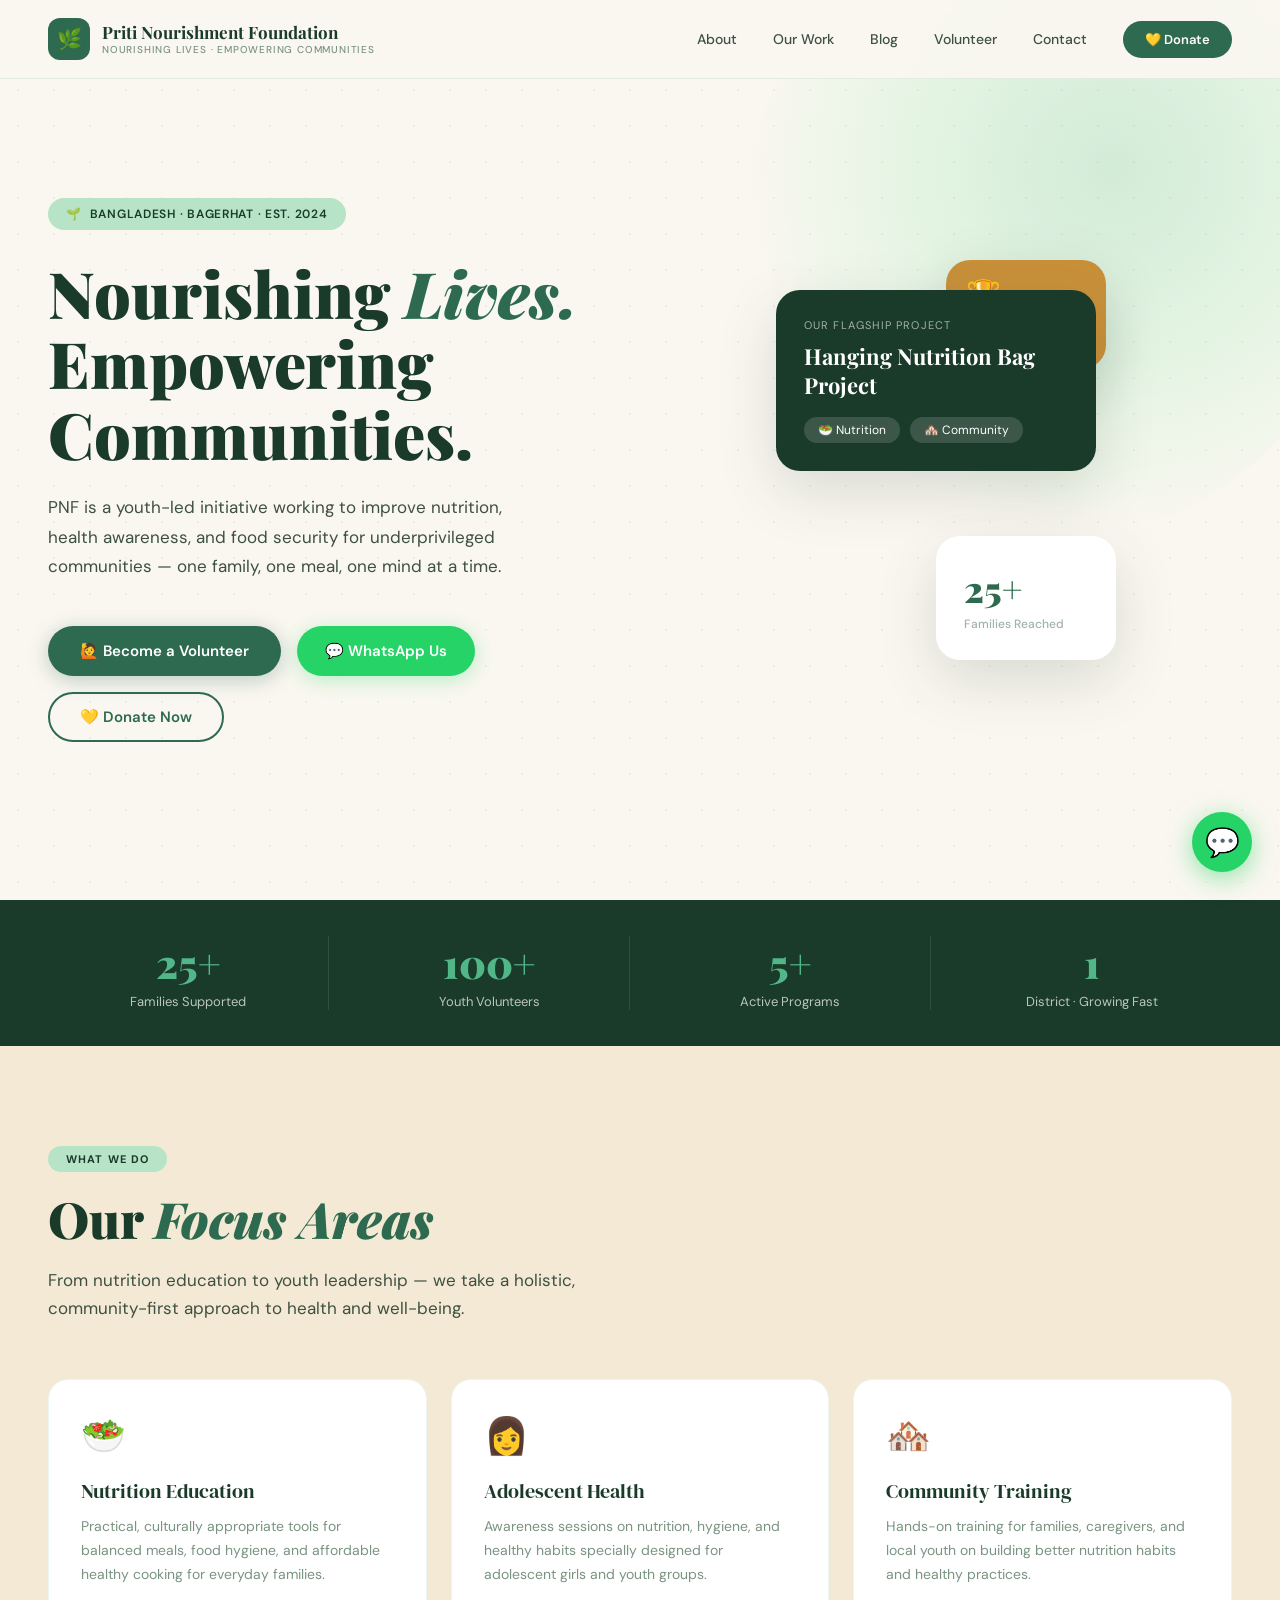
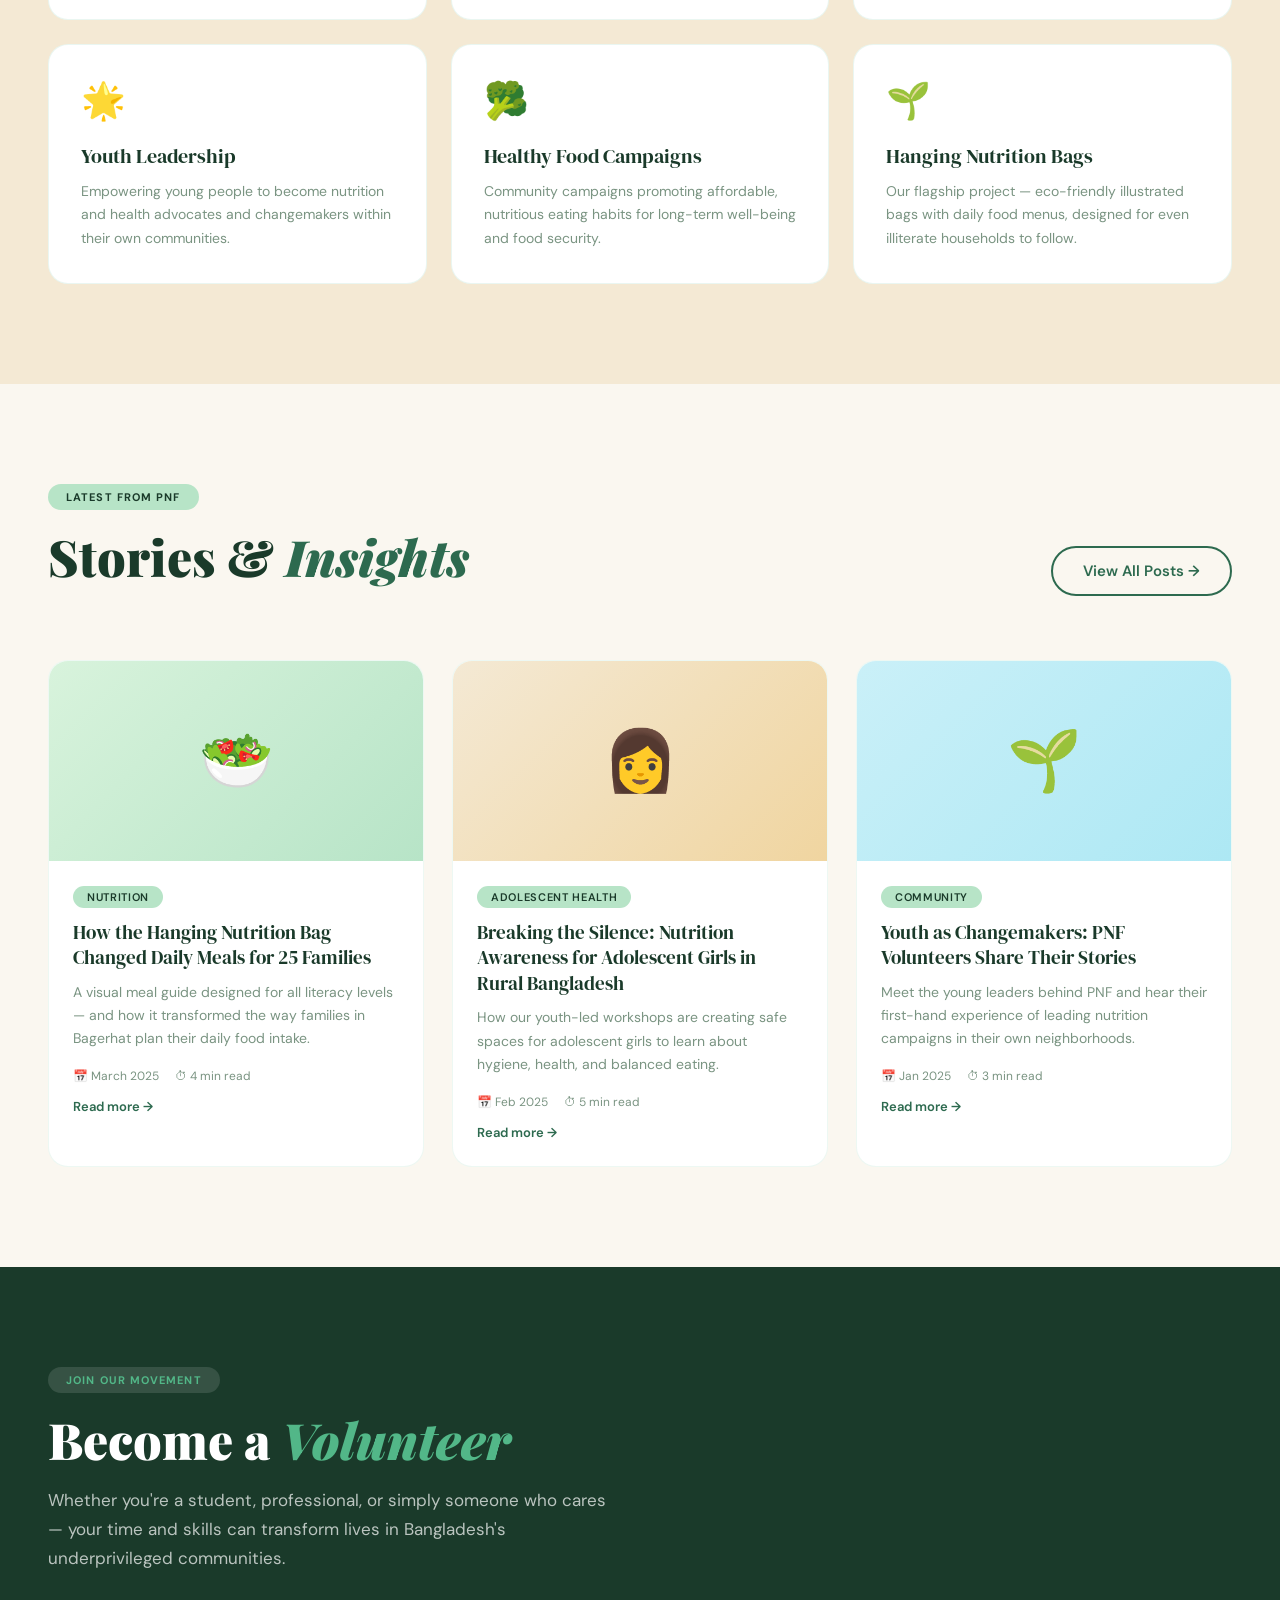
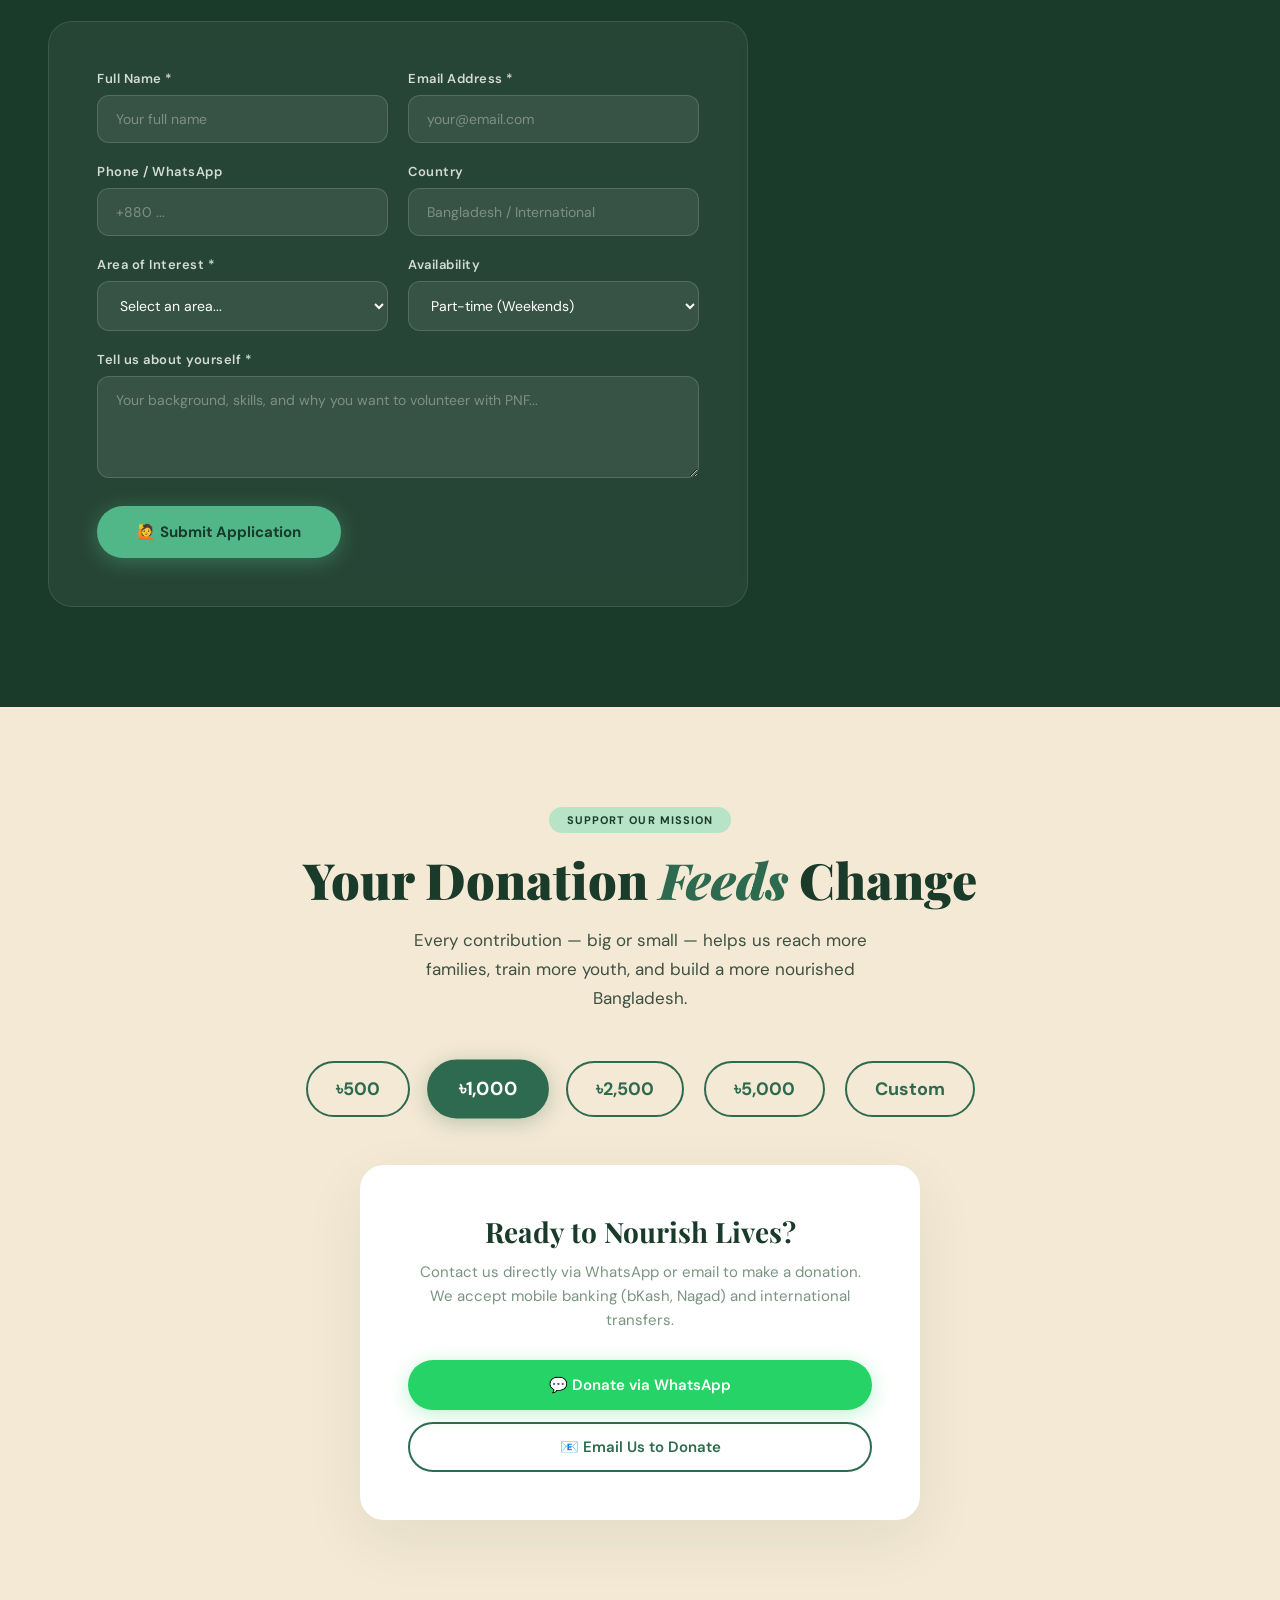
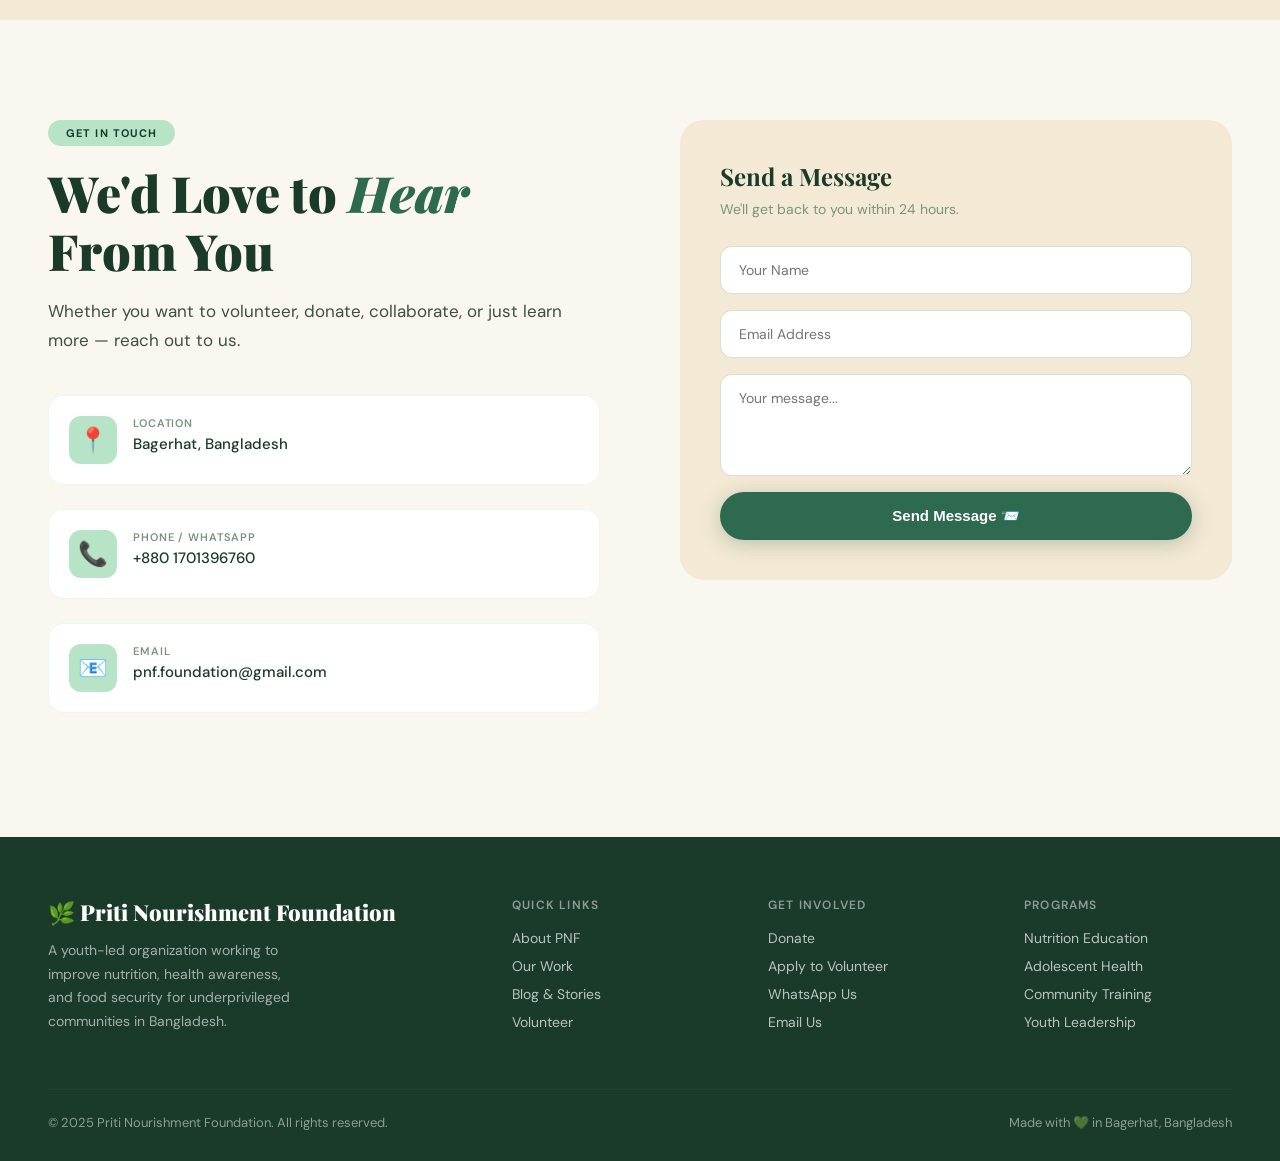
<file: data/website/pnf-website.html>
<!DOCTYPE html>
<html lang="en">
<head>
<meta charset="UTF-8"/>
<meta name="viewport" content="width=device-width, initial-scale=1.0"/>
<title>Priti Nourishment Foundation — Nourishing Lives</title>
<link href="https://fonts.googleapis.com/css2?family=Playfair+Display:ital,wght@0,400;0,700;0,900;1,400&family=DM+Sans:wght@300;400;500;600&family=DM+Serif+Display:ital@0;1&display=swap" rel="stylesheet"/>
<style>
  :root {
    --green-deep: #1a3a2a;
    --green-mid: #2d6a4f;
    --green-fresh: #52b788;
    --green-light: #b7e4c7;
    --cream: #faf7f0;
    --warm: #f4e9d4;
    --gold: #c9903a;
    --text-dark: #1a2418;
    --text-mid: #3d5042;
    --text-soft: #7a9482;
  }

  *, *::before, *::after { box-sizing: border-box; margin: 0; padding: 0; }

  html { scroll-behavior: smooth; }

  body {
    font-family: 'DM Sans', sans-serif;
    background: var(--cream);
    color: var(--text-dark);
    overflow-x: hidden;
  }

  /* ── NAV ── */
  nav {
    position: fixed; top: 0; left: 0; right: 0; z-index: 100;
    display: flex; align-items: center; justify-content: space-between;
    padding: 18px 48px;
    background: rgba(250, 247, 240, 0.92);
    backdrop-filter: blur(14px);
    border-bottom: 1px solid rgba(82,183,136,.15);
    transition: box-shadow .3s;
  }
  nav.scrolled { box-shadow: 0 4px 30px rgba(26,58,42,.08); }

  .nav-logo {
    display: flex; align-items: center; gap: 12px; text-decoration: none;
  }
  .nav-logo-icon {
    width: 42px; height: 42px; background: var(--green-mid);
    border-radius: 12px; display: grid; place-items: center;
    font-size: 20px;
  }
  .nav-logo-text { font-family: 'Playfair Display', serif; font-weight: 700; font-size: 17px; color: var(--green-deep); line-height: 1.2; }
  .nav-logo-sub { font-size: 10px; font-weight: 500; letter-spacing: .08em; text-transform: uppercase; color: var(--text-soft); }

  .nav-links { display: flex; align-items: center; gap: 36px; }
  .nav-links a { text-decoration: none; font-size: 14px; font-weight: 500; color: var(--text-mid); transition: color .2s; }
  .nav-links a:hover { color: var(--green-mid); }
  .nav-cta {
    background: var(--green-mid); color: #fff !important;
    padding: 10px 22px; border-radius: 50px;
    font-size: 13px !important; font-weight: 600 !important;
    transition: background .2s, transform .15s !important;
  }
  .nav-cta:hover { background: var(--green-deep) !important; transform: translateY(-1px); }

  /* ── HERO ── */
  .hero {
    min-height: 100vh;
    display: grid; grid-template-columns: 1fr 1fr; align-items: center;
    padding: 120px 48px 80px;
    position: relative; overflow: hidden;
    background: var(--cream);
  }

  .hero-bg-shape {
    position: absolute; right: -80px; top: -80px;
    width: 620px; height: 620px;
    background: radial-gradient(circle at 60% 40%, #b7e4c7 0%, #d8f3dc 40%, transparent 70%);
    border-radius: 50%; opacity: .6; pointer-events: none;
    animation: floatShape 8s ease-in-out infinite;
  }
  .hero-bg-dots {
    position: absolute; left: 0; bottom: 0; width: 100%; height: 100%;
    background-image: radial-gradient(circle, #2d6a4f22 1px, transparent 1px);
    background-size: 36px 36px; pointer-events: none; opacity: .5;
  }

  @keyframes floatShape {
    0%, 100% { transform: translateY(0) scale(1); }
    50% { transform: translateY(-24px) scale(1.04); }
  }

  .hero-content { position: relative; z-index: 2; max-width: 580px; }

  .hero-badge {
    display: inline-flex; align-items: center; gap: 8px;
    background: var(--green-light); color: var(--green-deep);
    padding: 8px 18px; border-radius: 50px;
    font-size: 12px; font-weight: 600; letter-spacing: .06em; text-transform: uppercase;
    margin-bottom: 28px;
    animation: fadeUp .7s ease both;
  }
  .hero-badge::before { content: '🌱'; }

  .hero-title {
    font-family: 'Playfair Display', serif;
    font-size: clamp(40px, 5vw, 64px);
    font-weight: 900; line-height: 1.1;
    color: var(--green-deep);
    margin-bottom: 24px;
    animation: fadeUp .7s .1s ease both;
  }
  .hero-title em { font-style: italic; color: var(--green-mid); }

  .hero-desc {
    font-size: 17px; line-height: 1.75; color: var(--text-mid);
    max-width: 480px; margin-bottom: 44px;
    animation: fadeUp .7s .2s ease both;
  }

  .hero-actions {
    display: flex; flex-wrap: wrap; gap: 16px;
    animation: fadeUp .7s .3s ease both;
  }

  .btn-primary {
    display: inline-flex; align-items: center; gap: 10px;
    background: var(--green-mid); color: #fff;
    padding: 15px 32px; border-radius: 50px;
    font-size: 15px; font-weight: 600; text-decoration: none;
    transition: background .2s, transform .15s, box-shadow .2s;
    box-shadow: 0 4px 20px rgba(45,106,79,.3);
  }
  .btn-primary:hover { background: var(--green-deep); transform: translateY(-2px); box-shadow: 0 8px 30px rgba(45,106,79,.4); }

  .btn-outline {
    display: inline-flex; align-items: center; gap: 10px;
    border: 2px solid var(--green-mid); color: var(--green-mid);
    padding: 13px 30px; border-radius: 50px;
    font-size: 15px; font-weight: 600; text-decoration: none;
    transition: all .2s;
  }
  .btn-outline:hover { background: var(--green-mid); color: #fff; transform: translateY(-2px); }

  .btn-whatsapp {
    display: inline-flex; align-items: center; gap: 10px;
    background: #25d366; color: #fff;
    padding: 15px 28px; border-radius: 50px;
    font-size: 15px; font-weight: 600; text-decoration: none;
    transition: background .2s, transform .15s;
    box-shadow: 0 4px 20px rgba(37,211,102,.3);
  }
  .btn-whatsapp:hover { background: #1db954; transform: translateY(-2px); }

  .hero-visual {
    position: relative; z-index: 2;
    display: flex; justify-content: center; align-items: center;
    animation: fadeUp .8s .15s ease both;
  }

  .hero-card-stack { position: relative; width: 360px; height: 440px; }

  .hero-card {
    position: absolute; border-radius: 24px; padding: 28px;
    box-shadow: 0 20px 60px rgba(26,58,42,.15);
    animation: floatCard 6s ease-in-out infinite;
  }

  .hero-card-main {
    width: 320px; top: 40px; left: 20px;
    background: var(--green-deep); color: #fff;
  }
  .hero-card-stat {
    width: 180px; bottom: 30px; right: 0;
    background: #fff;
    animation-delay: -3s;
    animation-duration: 5s;
  }
  .hero-card-tag {
    width: 160px; top: 10px; right: 10px;
    background: var(--gold); color: #fff;
    padding: 16px 20px;
    animation-delay: -1.5s;
    animation-duration: 7s;
  }

  @keyframes floatCard {
    0%, 100% { transform: translateY(0); }
    50% { transform: translateY(-12px); }
  }

  .hero-card-main .card-label { font-size: 11px; letter-spacing: .1em; text-transform: uppercase; opacity: .6; margin-bottom: 10px; }
  .hero-card-main .card-title { font-family: 'Playfair Display', serif; font-size: 22px; font-weight: 700; margin-bottom: 18px; line-height: 1.3; }
  .hero-card-main .card-tag { display: inline-block; background: rgba(255,255,255,.15); padding: 5px 14px; border-radius: 30px; font-size: 12px; margin-right: 6px; }

  .hero-card-stat .stat-num { font-family: 'Playfair Display', serif; font-size: 36px; font-weight: 900; color: var(--green-mid); }
  .hero-card-stat .stat-label { font-size: 12px; color: var(--text-soft); font-weight: 500; }

  .hero-card-tag .tag-icon { font-size: 28px; margin-bottom: 6px; }
  .hero-card-tag .tag-text { font-size: 13px; font-weight: 700; }

  /* ── STATS BAR ── */
  .stats-bar {
    background: var(--green-deep); color: #fff;
    padding: 36px 48px;
    display: grid; grid-template-columns: repeat(4, 1fr);
    gap: 20px; text-align: center;
  }
  .stat-item { border-right: 1px solid rgba(255,255,255,.1); }
  .stat-item:last-child { border-right: none; }
  .stat-num { font-family: 'Playfair Display', serif; font-size: 40px; font-weight: 900; color: var(--green-fresh); }
  .stat-label { font-size: 13px; opacity: .7; margin-top: 4px; font-weight: 400; }

  /* ── SECTIONS ── */
  section { padding: 100px 48px; }

  .section-badge {
    display: inline-block; background: var(--green-light); color: var(--green-deep);
    padding: 6px 18px; border-radius: 30px;
    font-size: 11px; font-weight: 700; letter-spacing: .1em; text-transform: uppercase;
    margin-bottom: 18px;
  }

  .section-title {
    font-family: 'Playfair Display', serif;
    font-size: clamp(32px, 4vw, 50px); font-weight: 900;
    color: var(--green-deep); line-height: 1.15;
    margin-bottom: 18px;
  }
  .section-title em { font-style: italic; color: var(--green-mid); }

  .section-sub { font-size: 17px; color: var(--text-mid); line-height: 1.7; max-width: 560px; }

  /* ── FOCUS AREAS ── */
  .focus-section { background: var(--warm); }
  .focus-grid {
    display: grid; grid-template-columns: repeat(auto-fit, minmax(280px, 1fr));
    gap: 24px; margin-top: 56px;
  }

  .focus-card {
    background: #fff; border-radius: 20px; padding: 32px;
    border: 1px solid rgba(82,183,136,.12);
    transition: transform .25s, box-shadow .25s;
    cursor: pointer;
  }
  .focus-card:hover { transform: translateY(-6px); box-shadow: 0 16px 50px rgba(26,58,42,.1); }
  .focus-icon { font-size: 36px; margin-bottom: 18px; }
  .focus-title { font-family: 'DM Serif Display', serif; font-size: 20px; color: var(--green-deep); margin-bottom: 10px; font-weight: 400; }
  .focus-desc { font-size: 14px; line-height: 1.7; color: var(--text-soft); }

  /* ── BLOG ── */
  .blog-grid {
    display: grid; grid-template-columns: repeat(auto-fit, minmax(320px, 1fr));
    gap: 28px; margin-top: 56px;
  }

  .blog-card {
    background: #fff; border-radius: 20px; overflow: hidden;
    border: 1px solid rgba(82,183,136,.1);
    transition: transform .25s, box-shadow .25s;
    cursor: pointer;
  }
  .blog-card:hover { transform: translateY(-6px); box-shadow: 0 20px 50px rgba(26,58,42,.12); }

  .blog-img {
    height: 200px; display: flex; align-items: center; justify-content: center;
    font-size: 60px;
    position: relative; overflow: hidden;
  }
  .blog-img-1 { background: linear-gradient(135deg, #d8f3dc, #b7e4c7); }
  .blog-img-2 { background: linear-gradient(135deg, #f4e9d4, #f0d5a0); }
  .blog-img-3 { background: linear-gradient(135deg, #caf0f8, #ade8f4); }

  .blog-body { padding: 24px; }
  .blog-tag {
    display: inline-block; background: var(--green-light); color: var(--green-deep);
    padding: 4px 14px; border-radius: 20px; font-size: 11px; font-weight: 600;
    text-transform: uppercase; letter-spacing: .06em; margin-bottom: 12px;
  }
  .blog-title { font-family: 'DM Serif Display', serif; font-size: 19px; color: var(--green-deep); margin-bottom: 10px; line-height: 1.35; }
  .blog-excerpt { font-size: 14px; color: var(--text-soft); line-height: 1.65; margin-bottom: 18px; }
  .blog-meta { font-size: 12px; color: var(--text-soft); display: flex; gap: 16px; }
  .blog-read-more { color: var(--green-mid); font-weight: 600; font-size: 13px; text-decoration: none; display: inline-flex; align-items: center; gap: 6px; margin-top: 14px; }
  .blog-read-more:hover { gap: 10px; }

  /* ── VOLUNTEER ── */
  .volunteer-section { background: var(--green-deep); color: #fff; }
  .volunteer-section .section-title { color: #fff; }
  .volunteer-section .section-sub { color: rgba(255,255,255,.7); }

  .volunteer-form {
    background: rgba(255,255,255,.06); border: 1px solid rgba(255,255,255,.1);
    border-radius: 24px; padding: 48px; margin-top: 48px;
    max-width: 700px;
    backdrop-filter: blur(10px);
  }

  .form-grid { display: grid; grid-template-columns: 1fr 1fr; gap: 20px; margin-bottom: 20px; }

  .form-group { display: flex; flex-direction: column; gap: 8px; }
  .form-group label { font-size: 13px; font-weight: 600; letter-spacing: .04em; opacity: .8; }
  .form-group input, .form-group select, .form-group textarea {
    background: rgba(255,255,255,.08); border: 1px solid rgba(255,255,255,.15);
    border-radius: 12px; padding: 14px 18px; color: #fff;
    font-family: 'DM Sans', sans-serif; font-size: 14px;
    transition: border-color .2s, background .2s;
    outline: none;
  }
  .form-group input::placeholder, .form-group textarea::placeholder { color: rgba(255,255,255,.35); }
  .form-group input:focus, .form-group select:focus, .form-group textarea:focus {
    border-color: var(--green-fresh); background: rgba(255,255,255,.12);
  }
  .form-group select option { background: var(--green-deep); }

  .form-full { grid-column: 1 / -1; }

  .btn-submit {
    display: inline-flex; align-items: center; gap: 10px;
    background: var(--green-fresh); color: var(--green-deep);
    padding: 16px 40px; border-radius: 50px; border: none;
    font-family: 'DM Sans', sans-serif; font-size: 15px; font-weight: 700;
    cursor: pointer; transition: all .2s; margin-top: 8px;
    box-shadow: 0 4px 20px rgba(82,183,136,.4);
  }
  .btn-submit:hover { background: #fff; transform: translateY(-2px); box-shadow: 0 8px 30px rgba(82,183,136,.5); }

  /* ── DONATE ── */
  .donate-section {
    background: var(--warm); text-align: center;
    padding: 100px 48px;
  }
  .donate-cards {
    display: flex; flex-wrap: wrap; justify-content: center; gap: 20px;
    margin: 48px auto; max-width: 800px;
  }
  .donate-amount {
    border: 2px solid var(--green-mid); color: var(--green-mid);
    padding: 14px 28px; border-radius: 50px; font-size: 18px; font-weight: 700;
    cursor: pointer; transition: all .2s; font-family: 'DM Sans', sans-serif;
    background: transparent;
  }
  .donate-amount:hover, .donate-amount.active {
    background: var(--green-mid); color: #fff; transform: scale(1.05);
    box-shadow: 0 4px 20px rgba(45,106,79,.3);
  }

  .donate-box {
    background: #fff; border-radius: 24px; padding: 48px;
    max-width: 560px; margin: 0 auto;
    box-shadow: 0 20px 60px rgba(26,58,42,.08);
  }
  .donate-box h3 { font-family: 'Playfair Display', serif; font-size: 28px; color: var(--green-deep); margin-bottom: 10px; }
  .donate-box p { color: var(--text-soft); margin-bottom: 28px; font-size: 15px; line-height: 1.6; }

  /* ── CONTACT ── */
  .contact-section {
    display: grid; grid-template-columns: 1fr 1fr; gap: 80px; align-items: start;
  }

  .contact-info { }
  .contact-item {
    display: flex; align-items: flex-start; gap: 16px;
    margin-bottom: 24px; padding: 20px; border-radius: 16px;
    background: #fff; border: 1px solid rgba(82,183,136,.1);
    transition: box-shadow .2s;
  }
  .contact-item:hover { box-shadow: 0 8px 30px rgba(26,58,42,.07); }
  .contact-item-icon { font-size: 24px; width: 48px; height: 48px; background: var(--green-light); border-radius: 12px; display: grid; place-items: center; flex-shrink: 0; }
  .contact-item-label { font-size: 11px; text-transform: uppercase; letter-spacing: .08em; color: var(--text-soft); font-weight: 600; margin-bottom: 4px; }
  .contact-item-value { font-size: 15px; color: var(--green-deep); font-weight: 500; }

  /* ── FOOTER ── */
  footer {
    background: var(--green-deep); color: #fff; padding: 60px 48px 30px;
  }
  .footer-grid { display: grid; grid-template-columns: 2fr 1fr 1fr 1fr; gap: 48px; margin-bottom: 48px; }
  .footer-brand .logo-txt { font-family: 'Playfair Display', serif; font-size: 22px; font-weight: 900; margin-bottom: 12px; }
  .footer-brand p { font-size: 14px; opacity: .6; line-height: 1.7; max-width: 260px; }
  .footer-col h4 { font-size: 12px; letter-spacing: .1em; text-transform: uppercase; opacity: .5; margin-bottom: 16px; font-weight: 600; }
  .footer-col a { display: block; color: rgba(255,255,255,.7); text-decoration: none; font-size: 14px; margin-bottom: 10px; transition: color .2s; }
  .footer-col a:hover { color: var(--green-fresh); }
  .footer-bottom { border-top: 1px solid rgba(255,255,255,.08); padding-top: 24px; display: flex; justify-content: space-between; align-items: center; font-size: 13px; opacity: .5; }

  /* ── ANIMATIONS ── */
  @keyframes fadeUp {
    from { opacity: 0; transform: translateY(30px); }
    to { opacity: 1; transform: translateY(0); }
  }

  .animate-on-scroll {
    opacity: 0; transform: translateY(30px);
    transition: opacity .7s ease, transform .7s ease;
  }
  .animate-on-scroll.visible { opacity: 1; transform: none; }

  /* ── MOBILE ── */
  @media (max-width: 900px) {
    nav { padding: 16px 24px; }
    .nav-links { display: none; }
    .hero { grid-template-columns: 1fr; padding: 100px 24px 60px; }
    .hero-visual { display: none; }
    section { padding: 72px 24px; }
    .stats-bar { grid-template-columns: repeat(2,1fr); padding: 36px 24px; }
    .form-grid { grid-template-columns: 1fr; }
    .contact-section { grid-template-columns: 1fr; }
    .footer-grid { grid-template-columns: 1fr 1fr; gap: 32px; }
    .footer-bottom { flex-direction: column; gap: 8px; text-align: center; }
  }

  /* ── WHATSAPP FLOAT ── */
  .wa-float {
    position: fixed; bottom: 28px; right: 28px; z-index: 999;
    background: #25d366; color: #fff; border-radius: 50%;
    width: 60px; height: 60px; display: grid; place-items: center;
    font-size: 28px; text-decoration: none;
    box-shadow: 0 6px 24px rgba(37,211,102,.5);
    transition: transform .2s, box-shadow .2s;
    animation: pulse 2s infinite;
  }
  .wa-float:hover { transform: scale(1.1); box-shadow: 0 10px 30px rgba(37,211,102,.6); }
  @keyframes pulse {
    0%, 100% { box-shadow: 0 6px 24px rgba(37,211,102,.5); }
    50% { box-shadow: 0 6px 30px rgba(37,211,102,.8); }
  }

  .success-msg {
    display: none; background: var(--green-fresh); color: var(--green-deep);
    padding: 16px 24px; border-radius: 12px; font-weight: 600; font-size: 15px;
    margin-top: 16px; text-align: center;
  }
</style>
</head>
<body>

<!-- WhatsApp Float -->
<a href="https://wa.me/8801701396760" target="_blank" class="wa-float" title="Chat on WhatsApp">💬</a>

<!-- NAV -->
<nav id="mainNav">
  <a href="#" class="nav-logo">
    <div class="nav-logo-icon">🌿</div>
    <div>
      <div class="nav-logo-text">Priti Nourishment Foundation</div>
      <div class="nav-logo-sub">Nourishing Lives · Empowering Communities</div>
    </div>
  </a>
  <div class="nav-links">
    <a href="#about">About</a>
    <a href="#focus">Our Work</a>
    <a href="#blog">Blog</a>
    <a href="#volunteer">Volunteer</a>
    <a href="#contact">Contact</a>
    <a href="#donate" class="nav-cta">💛 Donate</a>
  </div>
</nav>

<!-- HERO -->
<section class="hero" id="home">
  <div class="hero-bg-shape"></div>
  <div class="hero-bg-dots"></div>

  <div class="hero-content">
    <div class="hero-badge">Bangladesh · Bagerhat · Est. 2024</div>
    <h1 class="hero-title">
      Nourishing <em>Lives.</em><br>Empowering<br>Communities.
    </h1>
    <p class="hero-desc">
      PNF is a youth-led initiative working to improve nutrition, health awareness, and food security for underprivileged communities — one family, one meal, one mind at a time.
    </p>
    <div class="hero-actions">
      <a href="#volunteer" class="btn-primary">🙋 Become a Volunteer</a>
      <a href="https://wa.me/8801701396760" target="_blank" class="btn-whatsapp">💬 WhatsApp Us</a>
      <a href="#donate" class="btn-outline">💛 Donate Now</a>
    </div>
  </div>

  <div class="hero-visual">
    <div class="hero-card-stack">
      <div class="hero-card hero-card-tag">
        <div class="tag-icon">🏆</div>
        <div class="tag-text">GAIN & SUN<br>Youth Network</div>
      </div>
      <div class="hero-card hero-card-main">
        <div class="card-label">Our Flagship Project</div>
        <div class="card-title">Hanging Nutrition Bag Project</div>
        <div>
          <span class="card-tag">🥗 Nutrition</span>
          <span class="card-tag">🏘️ Community</span>
        </div>
      </div>
      <div class="hero-card hero-card-stat">
        <div class="stat-num">25+</div>
        <div class="stat-label">Families Reached</div>
      </div>
    </div>
  </div>
</section>

<!-- STATS BAR -->
<div class="stats-bar" id="about">
  <div class="stat-item animate-on-scroll">
    <div class="stat-num">25+</div>
    <div class="stat-label">Families Supported</div>
  </div>
  <div class="stat-item animate-on-scroll" style="transition-delay:.1s">
    <div class="stat-num">100+</div>
    <div class="stat-label">Youth Volunteers</div>
  </div>
  <div class="stat-item animate-on-scroll" style="transition-delay:.2s">
    <div class="stat-num">5+</div>
    <div class="stat-label">Active Programs</div>
  </div>
  <div class="stat-item animate-on-scroll" style="transition-delay:.3s">
    <div class="stat-num">1</div>
    <div class="stat-label">District · Growing Fast</div>
  </div>
</div>

<!-- FOCUS AREAS -->
<section class="focus-section" id="focus">
  <div class="section-badge">What We Do</div>
  <h2 class="section-title">Our <em>Focus Areas</em></h2>
  <p class="section-sub">From nutrition education to youth leadership — we take a holistic, community-first approach to health and well-being.</p>

  <div class="focus-grid">
    <div class="focus-card animate-on-scroll">
      <div class="focus-icon">🥗</div>
      <div class="focus-title">Nutrition Education</div>
      <div class="focus-desc">Practical, culturally appropriate tools for balanced meals, food hygiene, and affordable healthy cooking for everyday families.</div>
    </div>
    <div class="focus-card animate-on-scroll" style="transition-delay:.1s">
      <div class="focus-icon">👩</div>
      <div class="focus-title">Adolescent Health</div>
      <div class="focus-desc">Awareness sessions on nutrition, hygiene, and healthy habits specially designed for adolescent girls and youth groups.</div>
    </div>
    <div class="focus-card animate-on-scroll" style="transition-delay:.2s">
      <div class="focus-icon">🏘️</div>
      <div class="focus-title">Community Training</div>
      <div class="focus-desc">Hands-on training for families, caregivers, and local youth on building better nutrition habits and healthy practices.</div>
    </div>
    <div class="focus-card animate-on-scroll" style="transition-delay:.3s">
      <div class="focus-icon">🌟</div>
      <div class="focus-title">Youth Leadership</div>
      <div class="focus-desc">Empowering young people to become nutrition and health advocates and changemakers within their own communities.</div>
    </div>
    <div class="focus-card animate-on-scroll" style="transition-delay:.4s">
      <div class="focus-icon">🥦</div>
      <div class="focus-title">Healthy Food Campaigns</div>
      <div class="focus-desc">Community campaigns promoting affordable, nutritious eating habits for long-term well-being and food security.</div>
    </div>
    <div class="focus-card animate-on-scroll" style="transition-delay:.5s">
      <div class="focus-icon">🌱</div>
      <div class="focus-title">Hanging Nutrition Bags</div>
      <div class="focus-desc">Our flagship project — eco-friendly illustrated bags with daily food menus, designed for even illiterate households to follow.</div>
    </div>
  </div>
</section>

<!-- BLOG -->
<section id="blog">
  <div style="display:flex; justify-content:space-between; align-items:flex-end; flex-wrap:wrap; gap:20px;">
    <div>
      <div class="section-badge">Latest From PNF</div>
      <h2 class="section-title">Stories &amp; <em>Insights</em></h2>
    </div>
    <a href="#" class="btn-outline" style="margin-bottom:8px">View All Posts →</a>
  </div>

  <div class="blog-grid">
    <div class="blog-card animate-on-scroll">
      <div class="blog-img blog-img-1">🥗</div>
      <div class="blog-body">
        <span class="blog-tag">Nutrition</span>
        <div class="blog-title">How the Hanging Nutrition Bag Changed Daily Meals for 25 Families</div>
        <div class="blog-excerpt">A visual meal guide designed for all literacy levels — and how it transformed the way families in Bagerhat plan their daily food intake.</div>
        <div class="blog-meta"><span>📅 March 2025</span><span>⏱ 4 min read</span></div>
        <a href="#" class="blog-read-more">Read more →</a>
      </div>
    </div>

    <div class="blog-card animate-on-scroll" style="transition-delay:.1s">
      <div class="blog-img blog-img-2">👩</div>
      <div class="blog-body">
        <span class="blog-tag">Adolescent Health</span>
        <div class="blog-title">Breaking the Silence: Nutrition Awareness for Adolescent Girls in Rural Bangladesh</div>
        <div class="blog-excerpt">How our youth-led workshops are creating safe spaces for adolescent girls to learn about hygiene, health, and balanced eating.</div>
        <div class="blog-meta"><span>📅 Feb 2025</span><span>⏱ 5 min read</span></div>
        <a href="#" class="blog-read-more">Read more →</a>
      </div>
    </div>

    <div class="blog-card animate-on-scroll" style="transition-delay:.2s">
      <div class="blog-img blog-img-3">🌱</div>
      <div class="blog-body">
        <span class="blog-tag">Community</span>
        <div class="blog-title">Youth as Changemakers: PNF Volunteers Share Their Stories</div>
        <div class="blog-excerpt">Meet the young leaders behind PNF and hear their first-hand experience of leading nutrition campaigns in their own neighborhoods.</div>
        <div class="blog-meta"><span>📅 Jan 2025</span><span>⏱ 3 min read</span></div>
        <a href="#" class="blog-read-more">Read more →</a>
      </div>
    </div>
  </div>
</section>

<!-- VOLUNTEER -->
<section class="volunteer-section" id="volunteer">
  <div class="section-badge" style="background:rgba(255,255,255,.12); color:var(--green-fresh);">Join Our Movement</div>
  <h2 class="section-title">Become a <em style="color:var(--green-fresh)">Volunteer</em></h2>
  <p class="section-sub">Whether you're a student, professional, or simply someone who cares — your time and skills can transform lives in Bangladesh's underprivileged communities.</p>

  <div class="volunteer-form animate-on-scroll">
    <div class="form-grid">
      <div class="form-group">
        <label>Full Name *</label>
        <input type="text" placeholder="Your full name"/>
      </div>
      <div class="form-group">
        <label>Email Address *</label>
        <input type="email" placeholder="your@email.com"/>
      </div>
      <div class="form-group">
        <label>Phone / WhatsApp</label>
        <input type="tel" placeholder="+880 ..."/>
      </div>
      <div class="form-group">
        <label>Country</label>
        <input type="text" placeholder="Bangladesh / International"/>
      </div>
      <div class="form-group">
        <label>Area of Interest *</label>
        <select>
          <option value="">Select an area...</option>
          <option>Nutrition Education</option>
          <option>Community Training</option>
          <option>Youth Leadership</option>
          <option>Fundraising & Donations</option>
          <option>Content & Social Media</option>
          <option>Research & Documentation</option>
          <option>Other</option>
        </select>
      </div>
      <div class="form-group">
        <label>Availability</label>
        <select>
          <option>Part-time (Weekends)</option>
          <option>Full-time</option>
          <option>Project-based</option>
          <option>Remote only</option>
        </select>
      </div>
      <div class="form-group form-full">
        <label>Tell us about yourself *</label>
        <textarea rows="4" placeholder="Your background, skills, and why you want to volunteer with PNF..."></textarea>
      </div>
    </div>
    <button class="btn-submit" onclick="handleVolunteerSubmit(event)">
      🙋 Submit Application
    </button>
    <div class="success-msg" id="successMsg">
      ✅ Thank you! We'll contact you via WhatsApp or email within 48 hours.
    </div>
  </div>
</section>

<!-- DONATE -->
<section class="donate-section" id="donate">
  <div class="section-badge">Support Our Mission</div>
  <h2 class="section-title">Your Donation <em>Feeds</em> Change</h2>
  <p class="section-sub" style="margin: 0 auto 0; max-width: 520px;">Every contribution — big or small — helps us reach more families, train more youth, and build a more nourished Bangladesh.</p>

  <div class="donate-cards">
    <button class="donate-amount" onclick="setAmount(this, 500)">৳500</button>
    <button class="donate-amount active" onclick="setAmount(this, 1000)">৳1,000</button>
    <button class="donate-amount" onclick="setAmount(this, 2500)">৳2,500</button>
    <button class="donate-amount" onclick="setAmount(this, 5000)">৳5,000</button>
    <button class="donate-amount" onclick="setAmount(this, 0)">Custom</button>
  </div>

  <div class="donate-box">
    <h3>Ready to Nourish Lives?</h3>
    <p>Contact us directly via WhatsApp or email to make a donation. We accept mobile banking (bKash, Nagad) and international transfers.</p>
    <div style="display:flex; flex-direction:column; gap:12px;">
      <a href="https://wa.me/8801701396760?text=Hi%2C%20I%20want%20to%20donate%20to%20PNF" target="_blank" class="btn-whatsapp" style="justify-content:center;">
        💬 Donate via WhatsApp
      </a>
      <a href="mailto:pnf.foundation@gmail.com?subject=Donation%20Inquiry" class="btn-outline" style="justify-content:center;">
        📧 Email Us to Donate
      </a>
    </div>
  </div>
</section>

<!-- CONTACT -->
<section id="contact">
  <div class="contact-section">
    <div>
      <div class="section-badge">Get In Touch</div>
      <h2 class="section-title">We'd Love to <em>Hear</em> From You</h2>
      <p class="section-sub">Whether you want to volunteer, donate, collaborate, or just learn more — reach out to us.</p>

      <div style="margin-top:40px;">
        <div class="contact-item animate-on-scroll">
          <div class="contact-item-icon">📍</div>
          <div>
            <div class="contact-item-label">Location</div>
            <div class="contact-item-value">Bagerhat, Bangladesh</div>
          </div>
        </div>
        <div class="contact-item animate-on-scroll" style="transition-delay:.1s">
          <div class="contact-item-icon">📞</div>
          <div>
            <div class="contact-item-label">Phone / WhatsApp</div>
            <div class="contact-item-value">+880 1701396760</div>
          </div>
        </div>
        <div class="contact-item animate-on-scroll" style="transition-delay:.2s">
          <div class="contact-item-icon">📧</div>
          <div>
            <div class="contact-item-label">Email</div>
            <div class="contact-item-value">pnf.foundation@gmail.com</div>
          </div>
        </div>
      </div>
    </div>

    <div class="animate-on-scroll" style="transition-delay:.2s;">
      <div style="background:var(--warm); border-radius:24px; padding:40px;">
        <h3 style="font-family:'Playfair Display',serif; font-size:24px; color:var(--green-deep); margin-bottom:8px;">Send a Message</h3>
        <p style="color:var(--text-soft); font-size:14px; margin-bottom:28px;">We'll get back to you within 24 hours.</p>
        <div style="display:flex;flex-direction:column;gap:16px;">
          <input type="text" placeholder="Your Name" style="padding:14px 18px; border:1px solid rgba(45,106,79,.2); border-radius:12px; font-family:'DM Sans',sans-serif; font-size:14px; background:#fff; outline:none;"/>
          <input type="email" placeholder="Email Address" style="padding:14px 18px; border:1px solid rgba(45,106,79,.2); border-radius:12px; font-family:'DM Sans',sans-serif; font-size:14px; background:#fff; outline:none;"/>
          <textarea rows="4" placeholder="Your message..." style="padding:14px 18px; border:1px solid rgba(45,106,79,.2); border-radius:12px; font-family:'DM Sans',sans-serif; font-size:14px; background:#fff; outline:none; resize:vertical;"></textarea>
          <button class="btn-primary" style="border:none; cursor:pointer; justify-content:center;">
            Send Message 📨
          </button>
        </div>
      </div>
    </div>
  </div>
</section>

<!-- FOOTER -->
<footer>
  <div class="footer-grid">
    <div class="footer-brand">
      <div class="logo-txt">🌿 Priti Nourishment Foundation</div>
      <p>A youth-led organization working to improve nutrition, health awareness, and food security for underprivileged communities in Bangladesh.</p>
    </div>
    <div class="footer-col">
      <h4>Quick Links</h4>
      <a href="#about">About PNF</a>
      <a href="#focus">Our Work</a>
      <a href="#blog">Blog & Stories</a>
      <a href="#volunteer">Volunteer</a>
    </div>
    <div class="footer-col">
      <h4>Get Involved</h4>
      <a href="#donate">Donate</a>
      <a href="#volunteer">Apply to Volunteer</a>
      <a href="https://wa.me/8801701396760" target="_blank">WhatsApp Us</a>
      <a href="mailto:pnf.foundation@gmail.com">Email Us</a>
    </div>
    <div class="footer-col">
      <h4>Programs</h4>
      <a href="#">Nutrition Education</a>
      <a href="#">Adolescent Health</a>
      <a href="#">Community Training</a>
      <a href="#">Youth Leadership</a>
    </div>
  </div>
  <div class="footer-bottom">
    <span>© 2025 Priti Nourishment Foundation. All rights reserved.</span>
    <span>Made with 💚 in Bagerhat, Bangladesh</span>
  </div>
</footer>

<script>
  // Nav scroll
  window.addEventListener('scroll', () => {
    document.getElementById('mainNav').classList.toggle('scrolled', window.scrollY > 30);
  });

  // Scroll animations
  const observer = new IntersectionObserver((entries) => {
    entries.forEach(e => { if (e.isIntersecting) e.target.classList.add('visible'); });
  }, { threshold: 0.12 });
  document.querySelectorAll('.animate-on-scroll').forEach(el => observer.observe(el));

  // Donate amount
  function setAmount(el, amt) {
    document.querySelectorAll('.donate-amount').forEach(b => b.classList.remove('active'));
    el.classList.add('active');
  }

  // Volunteer form
  function handleVolunteerSubmit(e) {
    e.preventDefault();
    const msg = document.getElementById('successMsg');
    msg.style.display = 'block';
    setTimeout(() => { msg.style.display = 'none'; }, 5000);
  }
</script>
</body>
</html>
</file>
<file: css/style.css>
:root {
    /* Premium Color Palette */
    --primary: #0f2d1f;
    --primary-light: #1b4332;
    --secondary: #2d8a5a;
    --accent: #c8853a;
    --accent-light: #e9c46a;
    --bg-cream: #faf8f3;
    --bg-white: #ffffff;
    --glass: rgba(255, 255, 255, 0.85);
    --text-main: #1a1a1a;
    --text-muted: #555555;

    /* Typography */
    --font-heading: 'Cormorant Garamond', serif;
    --font-body: 'Plus Jakarta Sans', sans-serif;
    --font-bengali: 'Hind Siliguri', sans-serif;

    /* UI Tokens */
    --shadow-sm: 0 4px 20px rgba(0, 0, 0, 0.03);
    --shadow-md: 0 15px 45px rgba(15, 45, 31, 0.08);
    --shadow-lg: 0 30px 70px rgba(15, 45, 31, 0.15);
    --transition-smooth: all 0.6s cubic-bezier(0.16, 1, 0.3, 1);
    --transition-fast: all 0.3s ease;
    --container-width: 1400px;
}

/* Global Foundations */
* {
    margin: 0;
    padding: 0;
    box-sizing: border-box;
}

html {
    scroll-behavior: smooth;
    overflow-x: hidden;
}

body {
    font-family: var(--font-body);
    background-color: var(--bg-cream);
    color: var(--text-main);
    line-height: 1.7;
    -webkit-font-smoothing: antialiased;
}

img,
video {
    max-width: 100%;
    height: auto;
    display: block;
}

/* Common Layouts */
.container {
    max-width: var(--container-width);
    margin: 0 auto;
    padding: 0 40px;
}

.section {
    padding: 120px 0;
}

.section-dark {
    background: var(--primary);
    color: white;
}

.section-title {
    margin-bottom: 80px;
    text-align: center;
}

.section-title.left {
    text-align: left;
}

.section-title h2 {
    font-family: var(--font-heading);
    font-size: clamp(2.5rem, 5vw, 4rem);
    line-height: 1.1;
    margin-bottom: 20px;
    color: var(--primary);
}

.section-dark .section-title h2 {
    color: white;
}

/* Grid Systems */
.grid-2 {
    display: grid;
    grid-template-columns: 1fr 1fr;
    gap: 60px;
    align-items: center;
}

.grid-3 {
    display: grid;
    grid-template-columns: repeat(auto-fit, minmax(320px, 1fr));
    gap: 30px;
}

.grid-4 {
    display: grid;
    grid-template-columns: repeat(auto-fit, minmax(250px, 1fr));
    gap: 20px;
}

/* Typography Helpers */
h1,
h2,
h3,
h4 {
    font-family: var(--font-heading);
    font-weight: 700;
}

.serif-italic {
    font-style: italic;
    font-weight: 400;
}

.eyebrow {
    text-transform: uppercase;
    letter-spacing: 0.15em;
    font-size: 0.75rem;
    font-weight: 800;
    color: var(--secondary);
    display: block;
    margin-bottom: 1rem;
}

.section-dark .eyebrow {
    color: var(--accent-light);
}

/* Language Management */
.bn-content {
    display: none;
}

body.lang-bn .en-content {
    display: none;
}

body.lang-bn .bn-content {
    display: block;
}

body.lang-bn h1,
body.lang-bn h2,
body.lang-bn h3,
body.lang-bn .impact-num {
    font-family: var(--font-bengali);
}

/* Navigation */
.navbar {
    position: fixed;
    top: 0;
    left: 0;
    width: 100%;
    height: 90px;
    display: flex;
    align-items: center;
    z-index: 1100;
    transition: var(--transition-smooth);
}

.navbar.scrolled {
    height: 75px;
    background: var(--glass);
    backdrop-filter: blur(15px);
    box-shadow: var(--shadow-sm);
    border-bottom: 1px solid rgba(15, 45, 31, 0.05);
}

.nav-container {
    display: flex;
    justify-content: space-between;
    align-items: center;
    width: 100%;
}

.logo {
    display: flex;
    align-items: center;
    gap: 15px;
    text-decoration: none;
}

.logo img {
    height: 45px;
    border-radius: 6px;
}

.logo-title {
    font-size: 1.25rem;
    font-weight: 800;
    color: white;
    transition: var(--transition-fast);
}

.navbar.scrolled .logo-title,
.mobile-menu-btn.active~.logo .logo-title,
.navbar:has(.nav-links.active) .logo-title {
    color: var(--primary);
}

.nav-links {
    display: flex;
    gap: 30px;
}

.nav-links a {
    font-size: 0.85rem;
    font-weight: 700;
    color: white;
    text-decoration: none;
    position: relative;
    opacity: 0.8;
    transition: var(--transition-fast);
}

.navbar.scrolled .nav-links a {
    color: var(--primary);
}

.nav-links a.active,
.nav-links a:hover {
    opacity: 1;
    color: var(--accent-light);
}

.navbar.scrolled .nav-links a.active,
.navbar.scrolled .nav-links a:hover {
    color: var(--secondary);
}

.nav-links a::after {
    content: '';
    position: absolute;
    bottom: -5px;
    left: 0;
    width: 0;
    height: 2px;
    background: var(--accent-light);
    transition: var(--transition-fast);
}

.navbar.scrolled .nav-links a::after {
    background: var(--secondary);
}

.nav-links a.active::after {
    width: 100%;
}

/* Buttons */
.btn {
    display: inline-flex;
    align-items: center;
    justify-content: center;
    padding: 16px 36px;
    border-radius: 100px;
    font-weight: 700;
    font-size: 0.9rem;
    cursor: pointer;
    transition: var(--transition-smooth);
    border: none;
    text-decoration: none;
    gap: 8px;
}

.btn-primary {
    background: var(--primary);
    color: white;
}

.btn-primary:hover {
    background: var(--secondary);
    transform: translateY(-3px);
    box-shadow: var(--shadow-md);
}

.navbar:not(.scrolled) .nav-cta .btn-primary {
    background: white;
    color: var(--primary);
}

.navbar:not(.scrolled) .nav-cta .btn-primary:hover {
    background: var(--accent-light);
    color: var(--primary);
}

.btn-gold {
    background: var(--accent);
    color: white;
}

.btn-gold:hover {
    background: var(--primary);
    transform: translateY(-3px);
    box-shadow: var(--shadow-md);
}

.btn-outline {
    border: 2px solid var(--primary);
    color: var(--primary);
    background: transparent;
}

.btn-outline:hover {
    background: var(--primary);
    color: white;
}

/* Language Switcher */
.lang-switcher {
    display: flex;
    background: rgba(255, 255, 255, 0.1);
    padding: 4px;
    border-radius: 20px;
    cursor: pointer;
    transition: var(--transition-fast);
}

.navbar.scrolled .lang-switcher {
    background: rgba(15, 45, 31, 0.05);
}

.lang-btn {
    padding: 6px 14px;
    border-radius: 15px;
    font-size: 0.7rem;
    font-weight: 800;
    color: white;
    transition: var(--transition-fast);
}

.navbar.scrolled .lang-btn {
    color: var(--primary);
}

.lang-btn.active {
    background: white;
    color: var(--primary);
}

.navbar.scrolled .lang-btn.active {
    background: var(--primary);
    color: white;
}

/* Hero Component */
.hero {
    height: 100vh;
    display: grid;
    grid-template-columns: 1.2fr 0.8fr;
    background-color: var(--primary);
    color: white;
    position: relative;
    overflow: hidden;
}

.hero-content {
    padding: 0 8% 0 12%;
    display: flex;
    flex-direction: column;
    justify-content: center;
    z-index: 5;
}

.hero h1 {
    font-size: clamp(3rem, 8vw, 5rem);
    line-height: 0.95;
    margin-bottom: 25px;
    color: white;
}

.hero p {
    font-size: 1.15rem;
    opacity: 0.8;
    margin-bottom: 40px;
    max-width: 500px;
}

.hero-image {
    position: relative;
    height: 100%;
    overflow: hidden;
}

.hero-image img {
    width: 100%;
    height: 100%;
    object-fit: cover;
    filter: brightness(0.85);
    transition: 10s linear;
}

.hero:hover .hero-image img {
    transform: scale(1.1);
}

.hero-image::after {
    content: '';
    position: absolute;
    inset: 0;
    background: linear-gradient(90deg, var(--primary) 0%, transparent 15%);
}

/* Global Reveal System */
.reveal {
    opacity: 0;
    transform: translateY(40px);
    transition: var(--transition-smooth);
}

.reveal.active {
    opacity: 1;
    transform: translateY(0);
}

/* Impact Grid */
.impact-grid {
    display: grid;
    grid-template-columns: repeat(4, 1fr);
    background: var(--bg-white);
    border-radius: 40px;
    box-shadow: var(--shadow-lg);
    margin-top: -80px;
    position: relative;
    z-index: 20;
    overflow: hidden;
}

.impact-card {
    padding: 50px 30px;
    text-align: center;
    border-right: 1px solid rgba(0, 0, 0, 0.05);
    transition: var(--transition-fast);
}

.impact-card:last-child {
    border-right: none;
}

.impact-card:hover {
    background: var(--bg-cream);
}

.impact-num {
    font-size: 3.5rem;
    font-weight: 700;
    color: var(--secondary);
    font-family: var(--font-heading);
    display: block;
}

.impact-card p {
    font-size: 0.75rem;
    text-transform: uppercase;
    font-weight: 800;
    letter-spacing: 0.1em;
    color: var(--text-muted);
    margin-top: 10px;
}

/* Content Cards */
.card {
    background: white;
    border-radius: 30px;
    overflow: hidden;
    box-shadow: var(--shadow-sm);
    border: 1px solid rgba(0, 0, 0, 0.03);
    transition: var(--transition-smooth);
    height: 100%;
    display: flex;
    flex-direction: column;
}

.card:hover {
    transform: translateY(-15px);
    box-shadow: var(--shadow-lg);
}

.card-img-wrap {
    height: 280px;
    overflow: hidden;
}

.card-img-wrap img {
    width: 100%;
    height: 100%;
    object-fit: cover;
    transition: var(--transition-smooth);
}

.card:hover .card-img-wrap img {
    transform: scale(1.1);
}

.card-body {
    padding: 35px;
    flex-grow: 1;
    display: flex;
    flex-direction: column;
}

.card-body h3 {
    font-size: 1.5rem;
    margin-bottom: 15px;
    color: var(--primary);
}

.card-body p {
    color: var(--text-muted);
    font-size: 0.95rem;
    margin-bottom: 20px;
}

/* Transparency / Charts */
.stat-bar-group {
    margin-bottom: 25px;
}

.stat-labels {
    display: flex;
    justify-content: space-between;
    margin-bottom: 10px;
    font-weight: 800;
    font-size: 0.8rem;
    color: var(--primary);
}

.stat-track {
    height: 10px;
    background: #f0f0f0;
    border-radius: 20px;
    overflow: hidden;
}

.stat-fill {
    height: 100%;
    background: var(--secondary);
    width: 0;
    transition: width 1.5s cubic-bezier(0.16, 1, 0.3, 1);
}

.chart-box {
    background: white;
    padding: 50px;
    border-radius: 40px;
    box-shadow: var(--shadow-md);
}

/* Map Component */
.map-placeholder {
    width: 100%;
    background: var(--light);
    border-radius: 20px;
    position: relative;
    overflow: hidden;
    display: flex;
    align-items: center;
    justify-content: center;
}

.map-dot {
    position: absolute;
    width: 12px;
    height: 12px;
    background: var(--secondary);
    border-radius: 50%;
    display: block;
}

.map-dot::after {
    content: '';
    position: absolute;
    inset: -4px;
    border: 2px solid var(--secondary);
    border-radius: 50%;
    animation: ripple 2s infinite;
}

@keyframes ripple {
    0% {
        transform: scale(1);
        opacity: 1;
    }

    100% {
        transform: scale(3);
        opacity: 0;
    }
}

/* Team Grid (About Page) */
.team-grid {
    display: grid;
    grid-template-columns: repeat(auto-fill, minmax(280px, 1fr));
    gap: 30px;
    margin-top: 50px;
}

.volunteer-card {
    border-radius: 20px;
    transition: var(--transition-smooth);
}

.volunteer-card .card-img-wrap {
    position: relative;
    overflow: hidden;
    border-radius: 20px 20px 0 0;
}

.volunteer-card:hover {
    transform: translateY(-10px);
    box-shadow: var(--shadow-lg);
}

/* Milestone Timeline (About Page) */
.milestone-row {
    display: flex;
    gap: 40px;
    margin-bottom: 50px;
    position: relative;
}

.milestone-year {
    font-size: 2.5rem;
    font-weight: 800;
    color: var(--secondary);
    opacity: 0.2;
    min-width: 100px;
    font-family: var(--font-heading);
}

.milestone-content h4 {
    font-size: 1.5rem;
    margin-bottom: 10px;
    color: var(--primary);
}

/* Gallery (Gallery Page) */
.gallery-grid {
    display: grid;
    grid-template-columns: repeat(auto-fill, minmax(320px, 1fr));
    gap: 20px;
}

.gallery-item {
    border-radius: 20px;
    overflow: hidden;
    position: relative;
    height: 350px;
    cursor: pointer;
}

.gallery-item img {
    width: 100%;
    height: 100%;
    object-fit: cover;
    transition: var(--transition-smooth);
}

.gallery-overlay {
    position: absolute;
    inset: 0;
    background: rgba(15, 45, 31, 0.8);
    display: flex;
    flex-direction: column;
    align-items: center;
    justify-content: center;
    color: white;
    opacity: 0;
    transition: var(--transition-fast);
    padding: 30px;
    text-align: center;
}

.gallery-item:hover .gallery-overlay {
    opacity: 1;
}

.gallery-item:hover img {
    transform: scale(1.1);
}

/* Blog Filters (Blog Page) */
.filter-container {
    display: flex;
    justify-content: center;
    gap: 15px;
    margin-bottom: 50px;
}

.filter-btn {
    padding: 10px 25px;
    border-radius: 50px;
    background: white;
    border: 1px solid #ddd;
    font-weight: 700;
    color: var(--text-muted);
    cursor: pointer;
    transition: 0.3s;
}

.filter-btn.active {
    background: var(--primary);
    color: white;
    border-color: var(--primary);
}

/* Forms (Volunteer / Contact) */
.form-group {
    margin-bottom: 25px;
}

.form-group label {
    display: block;
    margin-bottom: 10px;
    font-weight: 700;
    font-size: 0.85rem;
    color: var(--primary);
    text-transform: uppercase;
}

.form-group input,
.form-group select,
.form-group textarea {
    width: 100%;
    padding: 15px 20px;
    border-radius: 12px;
    border: 1px solid #e0e0e0;
    font-family: inherit;
    font-size: 1rem;
    transition: var(--transition-fast);
    appearance: none;
}

.form-group input:focus,
.form-group select:focus,
.form-group textarea:focus {
    outline: none;
    border-color: var(--secondary);
    box-shadow: 0 0 0 4px rgba(45, 138, 90, 0.1);
}

/* FAQ Accordion (Volunteer Page) */
.faq-container {
    max-width: 850px;
    margin: 0 auto;
}

.faq-item {
    background: white;
    border-radius: 20px;
    margin-bottom: 15px;
    border: 1px solid rgba(0, 0, 0, 0.03);
    overflow: hidden;
}

.faq-question {
    padding: 25px 35px;
    font-weight: 700;
    color: var(--primary);
    display: flex;
    justify-content: space-between;
    align-items: center;
    cursor: pointer;
    transition: 0.3s;
}

.faq-question:hover {
    background: #fcfcfc;
}

.faq-icon {
    transition: transform 0.4s;
    color: var(--secondary);
}

.faq-answer {
    padding: 0 35px;
    max-height: 0;
    overflow: hidden;
    color: var(--text-muted);
    transition: var(--transition-smooth);
}

.faq-item.active .faq-answer {
    padding-bottom: 30px;
    max-height: 300px;
}

.faq-item.active .faq-icon {
    transform: rotate(180deg);
}

/* Donation Impact (Donate Page) */
.amount-grid {
    display: grid;
    grid-template-columns: repeat(3, 1fr);
    gap: 15px;
    margin-bottom: 30px;
}

.amount-btn {
    padding: 18px;
    border: 2px solid #eee;
    border-radius: 15px;
    cursor: pointer;
    font-weight: 800;
    text-align: center;
    transition: 0.3s;
}

.amount-btn.active {
    background: var(--secondary);
    color: white;
    border-color: var(--secondary);
}

.impact-display-box {
    background: var(--bg-white);
    border: 2px dashed var(--secondary);
    padding: 30px;
    border-radius: 20px;
    margin-bottom: 40px;
    text-align: center;
}

/* Footer Section */
.footer {
    background: var(--primary);
    color: white;
    padding: 100px 0 50px;
}

.footer-main {
    display: grid;
    grid-template-columns: 1.5fr 1fr 1fr 1.5fr;
    gap: 80px;
    margin-bottom: 80px;
}

.footer-logo {
    font-size: 1.8rem;
    font-weight: 800;
    font-family: var(--font-heading);
    color: white;
    text-decoration: none;
    display: block;
    margin-bottom: 20px;
}

.footer h4 {
    color: var(--accent-light);
    text-transform: uppercase;
    letter-spacing: 0.1em;
    font-size: 0.8rem;
    margin-bottom: 30px;
}

.footer-links li {
    margin-bottom: 15px;
    list-style: none;
}

.footer-links a {
    color: rgba(255, 255, 255, 0.6);
    text-decoration: none;
    transition: 0.3s;
}

.footer-links a:hover {
    color: white;
    padding-left: 5px;
}

.footer-newsletter {
    background: rgba(255, 255, 255, 0.05);
    padding: 35px;
    border-radius: 25px;
}

/* WhatsApp Float */
.wa-float {
    position: fixed;
    bottom: 40px;
    right: 40px;
    width: 65px;
    height: 65px;
    background: #25d366;
    color: white;
    border-radius: 50%;
    display: flex;
    align-items: center;
    justify-content: center;
    box-shadow: 0 10px 30px rgba(37, 211, 102, 0.3);
    z-index: 1000;
    transition: var(--transition-smooth);
}

.wa-float:hover {
    transform: scale(1.1) rotate(10deg);
}

/* --- RESPONSIVE DESIGN SYSTEM --- */

/* Mobile Menu Button (Hamburger) */
.mobile-menu-btn {
    display: none;
    flex-direction: column;
    justify-content: space-between;
    width: 30px;
    height: 22px;
    background: transparent;
    border: none;
    cursor: pointer;
    padding: 0;
    z-index: 1200;
}

.mobile-menu-btn span {
    width: 100%;
    height: 3px;
    background-color: white;
    border-radius: 10px;
    transition: var(--transition-smooth);
    transform-origin: center;
}

.navbar.scrolled .mobile-menu-btn span,
.mobile-menu-btn.active span {
    background-color: var(--primary);
}

.mobile-menu-btn.active span:nth-child(1) {
    transform: translateY(9.5px) rotate(45deg);
}

.mobile-menu-btn.active span:nth-child(2) {
    opacity: 0;
    transform: scale(0);
}

.mobile-menu-btn.active span:nth-child(3) {
    transform: translateY(-9.5px) rotate(-45deg);
}

/* Large Screens */
@media (min-width: 1441px) {
    .container {
        max-width: 1600px;
    }
}

/* Desktop Defaults */
@media (max-width: 1440px) {
    :root {
        --container-width: 1200px;
    }
}

/* Tablets & Small Laptops */
@media (max-width: 1024px) {
    .section {
        padding: 80px 0;
    }

    .container {
        padding: 0 30px;
    }

    .mobile-menu-btn {
        display: flex;
    }

    .nav-links {
        position: fixed;
        top: 0;
        right: -100%;
        width: 100%;
        height: 100vh;
        background: var(--bg-white);
        flex-direction: column;
        align-items: center;
        justify-content: center;
        padding: 50px;
        transition: var(--transition-smooth);
        z-index: 1100;
        gap: 30px;
    }

    .nav-links.active {
        right: 0;
    }

    .nav-links a {
        font-size: 2rem;
        color: var(--primary) !important;
    }

    .nav-cta {
        display: none !important;
    }

    .hero {
        height: auto;
        min-height: 60vh;
        grid-template-columns: 1fr;
    }

    .hero-content {
        padding: 140px 30px 60px;
        text-align: center;
        align-items: center;
    }

    .hero-image {
        height: 400px;
    }

    .hero-image::after {
        background: linear-gradient(180deg, var(--primary) 0%, transparent 30%);
    }

    .impact-grid {
        grid-template-columns: repeat(2, 1fr);
        margin-top: -50px;
    }

    .impact-card {
        padding: 40px 20px;
    }

    .impact-card:nth-child(2) {
        border-right: none;
    }

    .impact-card:nth-child(n+3) {
        border-top: 1px solid rgba(0, 0, 0, 0.05);
    }

    .editorial-grid {
        grid-template-columns: 1fr;
        gap: 60px;
    }

    .footer-main {
        grid-template-columns: 1fr 1fr;
        gap: 50px;
    }
}

/* Mobile Devices */
@media (max-width: 767px) {
    .section-title h2 {
        font-size: 2.5rem;
    }

    .grid-2,
    .grid-3,
    .grid-4 {
        grid-template-columns: 1fr;
    }

    .footer-main {
        grid-template-columns: 1fr;
        text-align: center;
    }

    .footer-logo {
        margin: 0 auto 20px;
    }

    .footer-newsletter form {
        flex-direction: column;
    }

    .parallax-header {
        height: 45vh;
    }

    .vision-mission-cards {
        grid-template-columns: 1fr;
    }

    .timeline-item-premium {
        padding-left: 40px;
    }

    .timeline-dot {
        left: 11px;
    }
}

/* Extra Small Devices */
@media (max-width: 480px) {
    .hero h1 {
        font-size: 2.2rem;
    }

    .impact-grid {
        grid-template-columns: 1fr;
    }

    .impact-card {
        border-right: none !important;
        border-bottom: 1px solid rgba(0, 0, 0, 0.05);
    }

    .hero-actions {
        flex-direction: column;
        width: 100%;
    }

    .btn {
        width: 100%;
    }

    .wa-float {
        width: 55px;
        height: 55px;
        bottom: 25px;
        right: 25px;
    }
}
</file>
